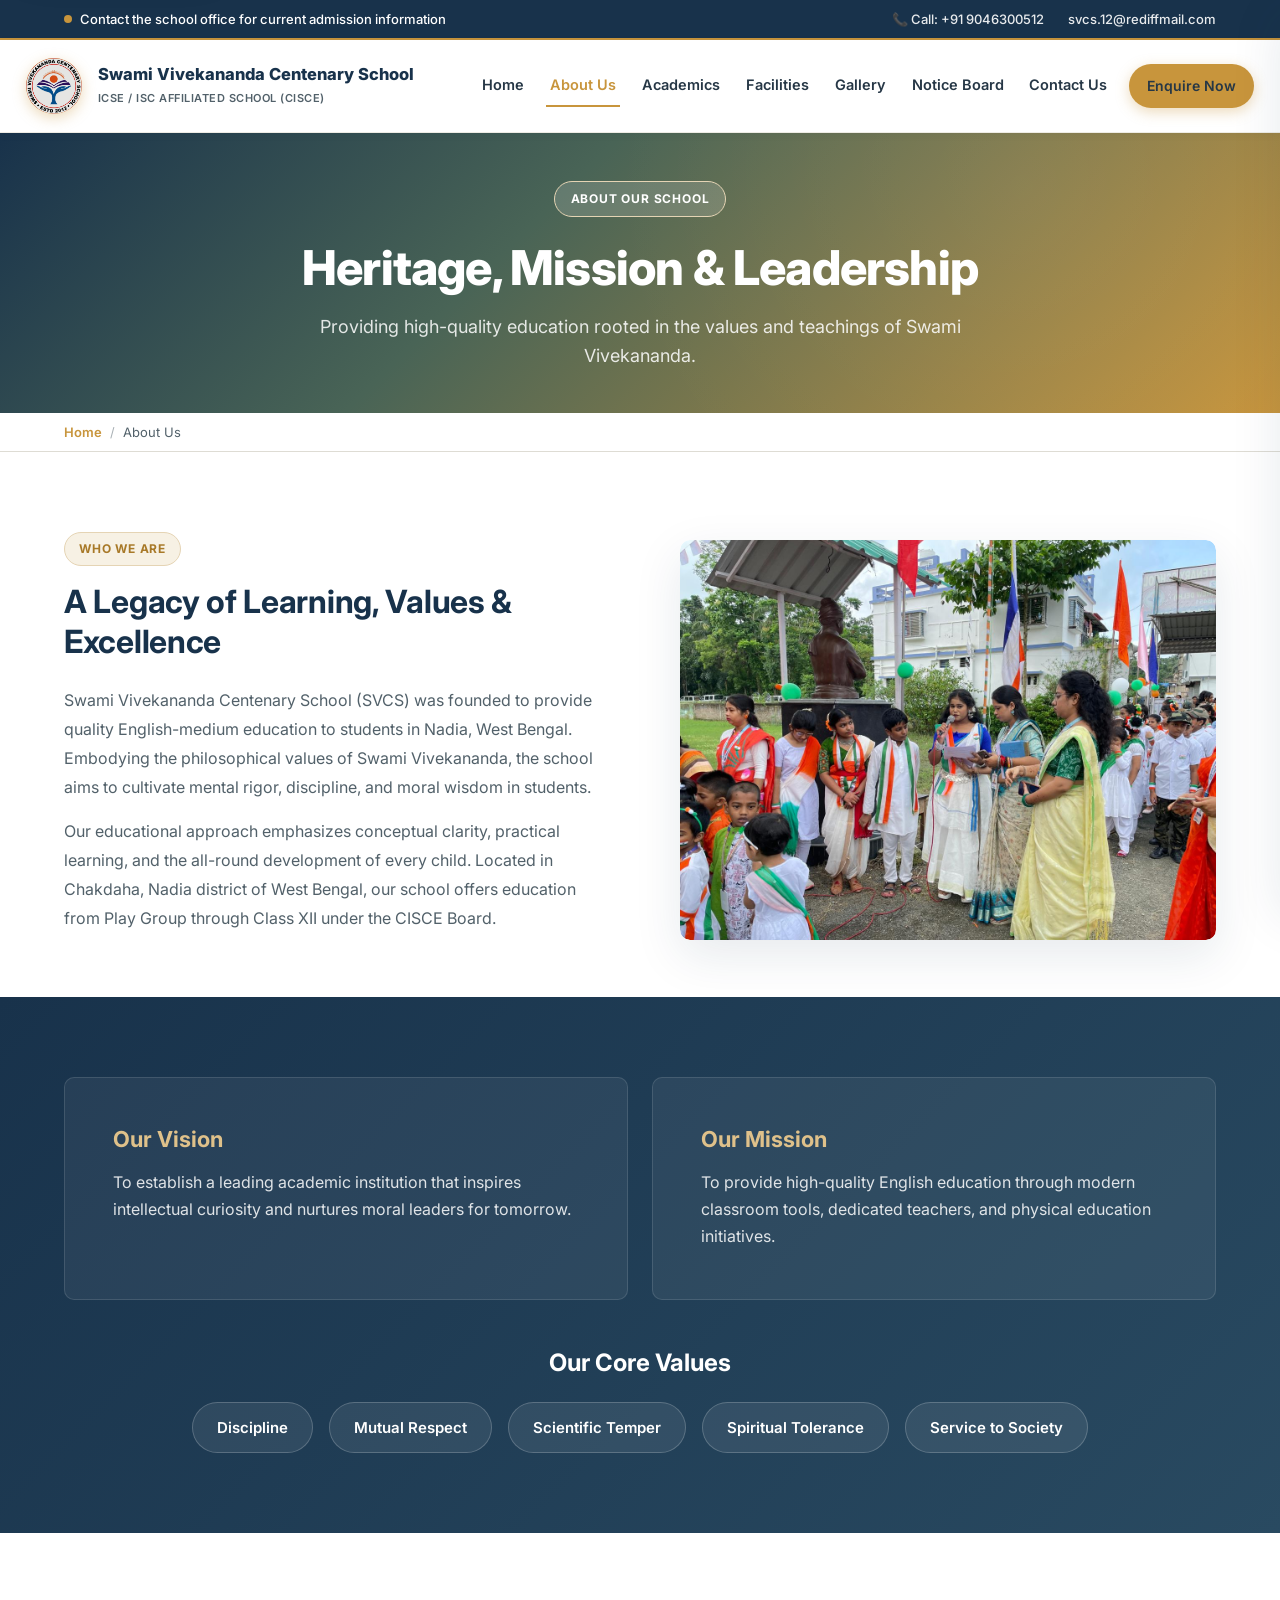
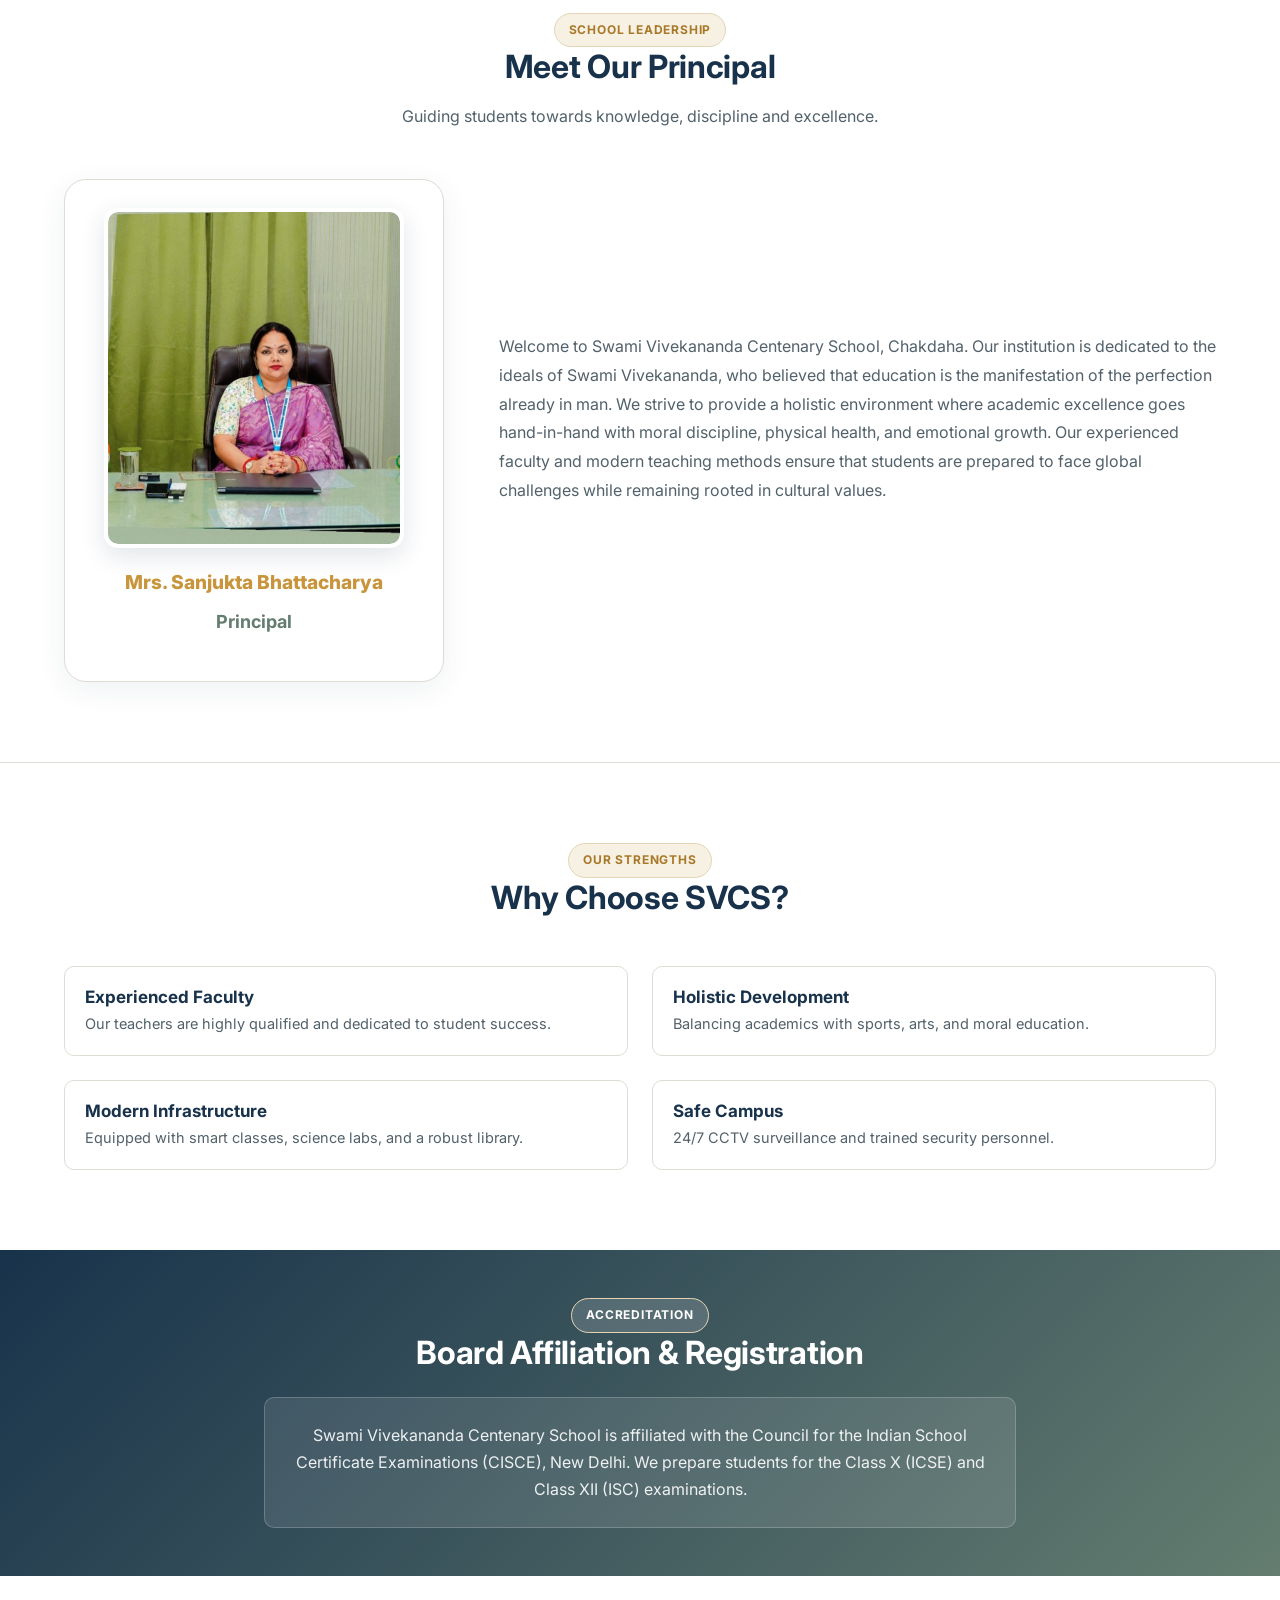
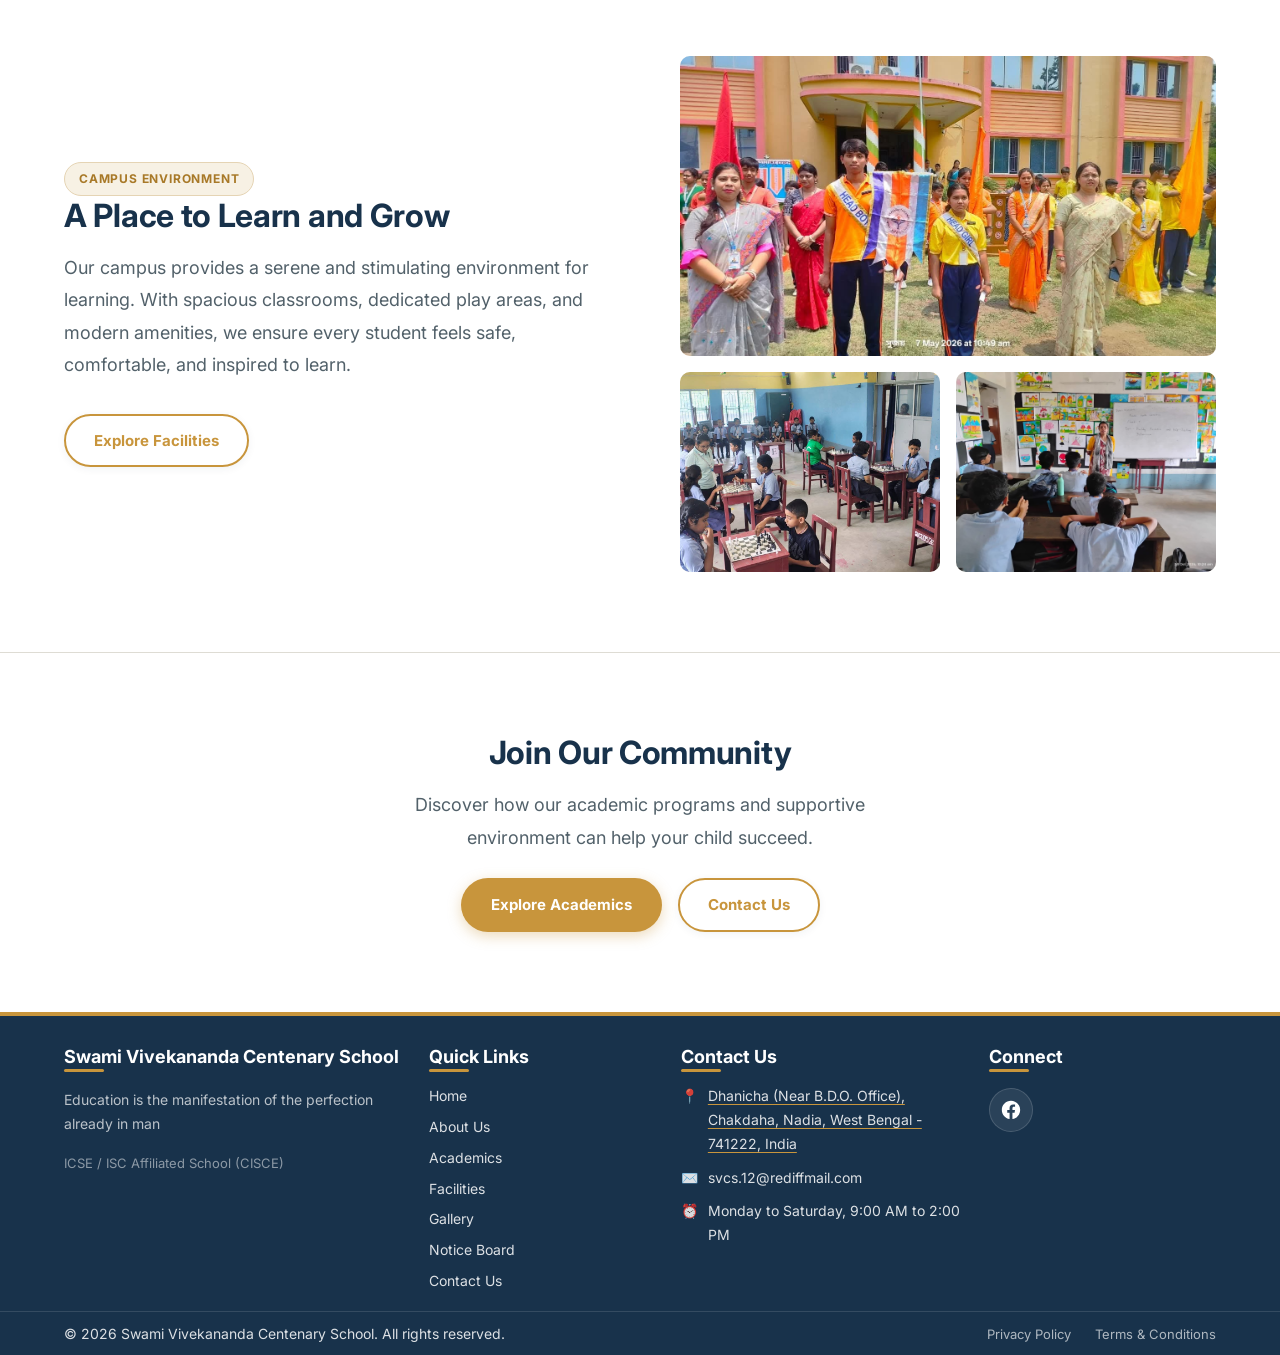
<file: about.html>
<!DOCTYPE html>
<html lang="en">
<head>
  <meta charset="UTF-8" />
  <meta name="viewport" content="width=device-width, initial-scale=1.0" />
  <title>About Us | Swami Vivekananda Centenary School</title>
  <meta name="description" content="Learn about the history, vision, mission, and management structure of Swami Vivekananda Centenary School (SVCS), Chakdaha." />
  
  <!-- Canonical & Open Graph -->
  <link rel="canonical" href="https://svcschakdaha.com/about.html" />
  <meta property="og:title" content="About Us | Swami Vivekananda Centenary School" />
  <meta property="og:description" content="Learn about the history, vision, mission, and management structure of Swami Vivekananda Centenary School (SVCS), Chakdaha." />
  <meta property="og:type" content="website" />
  <meta property="og:url" content="https://svcschakdaha.com/about.html" />
  <link rel="stylesheet" href="css/page-hero.css">
  <!-- CSS Stylesheets -->
  <link rel="stylesheet" href="css/style.css" />
  <link rel="stylesheet" href="css/components.css" />
  <link rel="stylesheet" href="css/about.css" />
  <link rel="stylesheet" href="css/floating-admission.css" />
</head>
<body>

  <!-- Accessible Skip Link -->
  <a href="#mainContent" class="skip-link">Skip to main content</a>

  <!-- ===== TOP BAR ===== -->
  <div class="top-bar">
    <div class="container top-bar-inner">
      <div class="top-bar-notice">
        <span class="indicator"></span>
        <span id="admissionBarText"></span>
      </div>
      <div class="top-bar-links">
        <span id="topBarPhoneList"></span>
        <a class="school-email" href=""></a>
      </div>
    </div>
  </div>

  <!-- ===== HEADER ===== -->
  <header class="header" id="header">
    <div class="container nav-wrap">
      <a class="logo" href="index.html" aria-label="Swami Vivekananda Centenary School - Home">
        <div class="logo-mark">SVCS</div>
        <div class="logo-text">
          <span class="school-name">SVCS</span>
          <small class="school-board"></small>
        </div>
      </a>
      <nav class="nav-menu" aria-label="Main Navigation">
        <a href="index.html">Home</a>
        <a class="active" href="about.html">About Us</a>
        <a href="academics.html">Academics</a>
        <a href="facilities.html">Facilities</a>
        <a href="gallery.html">Gallery</a>
        <a href="notices.html">Notice Board</a>
        <a href="contact.html">Contact Us</a>
        <a class="btn btn-primary" href="contact.html#enquiry" style="padding:0.8rem 1.6rem;font-size:1.4rem;">Enquire Now</a>
      </nav>
      <button class="menu-toggle" id="menuToggle" aria-expanded="false" aria-controls="mobileNavMenu" aria-label="Open Navigation Menu">☰</button>
    </div>
  </header>

  <main class="main-content" id="mainContent">
    
    <!-- ========== 1. INNER PAGE HERO ========== -->
    <section class="about-hero">
      <div class="container">
        <span class="badge" style="background:rgba(255,255,255,0.15);color:#fff;">About Our School</span>
        <h1>Heritage, Mission & Leadership</h1>
        <p>Providing high-quality education rooted in the values and teachings of Swami Vivekananda.</p>
      </div>
    </section>

    <!-- ========== BREADCRUMBS ========== -->
    <nav class="breadcrumbs" aria-label="Breadcrumb">
      <div class="container">
        <a href="index.html">Home</a>
        <span class="separator">/</span>
        <span aria-current="page">About Us</span>
      </div>
    </nav>

    <!-- ========== 2. SCHOOL INTRODUCTION ========== -->
    <section class="section intro-section">
      <div class="container intro-grid">
        <div class="intro-content reveal">
          <span class="badge">Who We Are</span>
          <h2>A Legacy of Learning, Values & Excellence</h2>
          <p id="aboutIntroductionText" class="text-lead"></p>
          <p>Our educational approach emphasizes conceptual clarity, practical learning, and the all-round development of every child. Located in Chakdaha, Nadia district of West Bengal, our school offers education from Play Group through Class XII under the CISCE Board.</p>
        </div>
        <div class="intro-image-wrapper reveal">
          <img
    src="assets/images/about/school-introduction.jpeg"
    alt="Swami Vivekananda Centenary School Campus"
    class="intro-school-image"
    loading="lazy"
  />
        </div>
      </div>
    </section>

    <!-- ========== 3. HISTORY / JOURNEY ========== -->
    <section class="section history-section">
      <div class="container history-container reveal">
        <span class="badge">Our Journey</span>
        <h2>School History & Establishment</h2>
        <div class="history-card">
          <h3 id="aboutEstablishmentHeading" hidden>Established in <span id="aboutEstYear"></span></h3>
          <p id="aboutHistoryText"></p>
        </div>
      </div>
    </section>

    <!-- ========== 4. VISION, MISSION AND VALUES ========== -->
    <section class="section vmv-section">
      <div class="container">
        <div class="vmv-grid">
          <div class="vmv-card reveal">
            <h3>Our Vision</h3>
            <p id="aboutVisionText"></p>
          </div>
          <div class="vmv-card reveal">
            <h3> Our Mission</h3>
            <p id="aboutMissionText"></p>
          </div>
        </div>
        <div class="values-container reveal">
          <h3>Our Core Values</h3>
          <div class="values-list" id="aboutValuesList">
            <!-- Rendered via JS -->
          </div>
        </div>
      </div>
    </section>

    <!-- ========== 5. PRINCIPAL / DIRECTOR ========== -->
    <section class="section about-principal-section" id="principal">
      <div class="container">
        <div class="section-header text-center reveal" style="margin-bottom:var(--space-xl);">
          <span class="badge">School Leadership</span>
          <h2>Meet Our Principal</h2>
          <p>Guiding students towards knowledge, discipline and excellence.</p>
        </div>
        <div class="principal-full-grid">
          <div class="principal-profile reveal">

    <!-- Principal Image -->
    <div class="principal-photo-wrapper">
        <img
            id="aboutPrincipalPhoto"
            class="principal-photo"
            src="assets/images/about/principal.jpeg"
            alt="Principal of Swami Vivekananda Centenary School"
            loading="lazy"
            decoding="async"
        >
    </div>

    <!-- Principal Name -->
    <h3 id="aboutPrincipalName" class="principal-name">
        Principal Name
    </h3>

    <!-- Designation -->
    <p class="designation" id="aboutPrincipalRole">
        Principal
    </p>

    <!-- Qualification -->
    <p class="text-small" id="aboutPrincipalQual"></p>

</div>
          <div class="principal-message-content reveal" id="aboutPrincipalMessage">
            <!-- Rendered via JS -->
          </div>
        </div>
      </div>
    </section>

    <!-- ========== 6. SCHOOL MANAGEMENT / LEADERSHIP ========== -->
    <section class="section management-section">
      <div class="container">
        <div class="section-header text-center reveal">
          <span class="badge">Administration</span>
          <h2>School Management</h2>
        </div>
        <div class="management-grid" id="aboutManagementList">
          <!-- Rendered via JS -->
        </div>
      </div>
    </section>

    <!-- ========== 7. WHY CHOOSE OUR SCHOOL ========== -->
    <section class="section why-choose-section">
      <div class="container">
        <div class="section-header text-center reveal">
          <span class="badge">Our Strengths</span>
          <h2>Why Choose SVCS?</h2>
        </div>
        <div class="why-choose-grid" id="aboutWhyChooseList">
          <!-- Rendered via JS -->
        </div>
      </div>
    </section>

    <!-- ========== 8. AFFILIATION / RECOGNITION ========== -->
    <section class="section affiliation-section">
      <div class="container affiliation-content reveal">
        <span class="badge" style="background:rgba(255,255,255,0.15);color:#fff;">Accreditation</span>
        <h2>Board Affiliation & Registration</h2>
        <div class="affiliation-box">
          <p id="aboutAffiliationText">
            <span class="school-name">Swami Vivekananda Centenary School</span> is affiliated with the Council for the Indian School Certificate Examinations (CISCE), New Delhi. We prepare students for the Class X (ICSE) and Class XII (ISC) examinations.
          </p>
        </div>
      </div>
    </section>

    <!-- ========== 9. CAMPUS OVERVIEW ========== -->
    <section class="section campus-overview-section">
      <div class="container campus-grid">
        <div class="campus-text reveal">
          <span class="badge">Campus Environment</span>
          <h2>A Place to Learn and Grow</h2>
          <p class="text-lead" id="aboutCampusDesc"></p>
          <a class="btn btn-outline" href="facilities.html" style="margin-top:var(--space-md);">Explore Facilities</a>
        </div>
        <div class="campus-images reveal">

  <!-- Main Campus Image -->
  <div class="campus-img large">
    <img
      src="assets/images/gallery/campus_1.jpeg"
      alt="Swami Vivekananda Centenary School Campus"
      loading="lazy"
    >
  </div>

  <!-- Sports Image -->
  <div class="campus-img">
    <img
      src="assets/images/gallery/sports_1.jpeg"
      alt="School Sports Activities"
      loading="lazy"
    >
  </div>

  <!-- Another Campus Image -->
  <div class="campus-img">
    <img
      src="assets/images/gallery/campus_2.jpeg"
      alt="School Campus Environment"
      loading="lazy"
    >
  </div>

</div>
      </div>
    </section>

    <!-- ========== 10. FINAL CTA ========== -->
    <section class="section about-cta-section">
      <div class="container about-cta-content reveal">
        <h2>Join Our Community</h2>
        <p class="text-lead">Discover how our academic programs and supportive environment can help your child succeed.</p>
        <div class="about-cta-actions">
          <a class="btn btn-primary" href="academics.html">Explore Academics</a>
          <a class="btn btn-outline" href="contact.html">Contact Us</a>
        </div>
      </div>
    </section>

  </main>

  <!-- ===== FOOTER ===== -->
  <footer class="footer">
    <div class="container footer-grid">
      <div class="footer-column footer-about">
        <h4 class="school-name">SVCS</h4>
        <p class="school-tagline" style="color:rgba(255,255,255,0.7);"></p>
        <p style="font-size:1.3rem;margin-top:10px;color:rgba(255,255,255,0.5);" class="school-board"></p>
      </div>
      <div class="footer-column footer-links">
        <h4>Quick Links</h4>
        <ul>
          <li><a href="index.html">Home</a></li>
          <li><a href="about.html">About Us</a></li>
          <li><a href="academics.html">Academics</a></li>
          <li><a href="facilities.html">Facilities</a></li>
          <li><a href="gallery.html">Gallery</a></li>
          <li><a href="notices.html">Notice Board</a></li>
          <li><a href="contact.html">Contact Us</a></li>
        </ul>
      </div>
      <div class="footer-column footer-contact">
        <h4>Contact Us</h4>
        <p>📍 <span class="school-address"></span></p>
        <p>✉️ <a class="school-email" href=""></a></p>
        <p>⏰ <span class="school-timings"></span></p>
      </div>
      <div class="footer-column footer-socials-col">
        <h4>Connect</h4>
        <div class="footer-socials">
          <a class="footer-social-icon" id="footerFacebookLink" target="_blank" rel="noopener noreferrer" aria-label="Facebook">F</a>
        </div>
      </div>
    </div>
    <div class="footer-bottom">
      <div class="container footer-bottom-inner">
        <div>&copy; 2026 <span class="school-name">SVCS</span>. All rights reserved.</div>
        <div class="footer-legal-links">
          <a href="javascript:void(0)" onclick="if(window.SVCS_MODAL){window.SVCS_MODAL.open('Privacy Policy', '<p>Swami Vivekananda Centenary School respects the privacy of all students, parents, and visitors. This website is an informational portal and does not collect personal cookies or track user data without consent. Any inquiries sent through email are processed strictly for academic and administrative communication.</p>');}">Privacy Policy</a>
          <a href="javascript:void(0)" onclick="if(window.SVCS_MODAL){window.SVCS_MODAL.open('Terms & Conditions', '<p>All content, notices, syllabus guidelines, and visual assets on this website are the property of Swami Vivekananda Centenary School, Chakdaha. Information provided is subject to periodic updates by the school administration under CISCE board guidelines.</p>');}">Terms & Conditions</a>
        </div>
      </div>
    </div>
  </footer>

  <!-- ===== MOBILE NAV ===== -->
  <div class="mobile-nav-overlay" id="mobileNavOverlay" aria-hidden="true"></div>
  <div class="mobile-nav-menu" id="mobileNavMenu" role="dialog" aria-modal="true" aria-label="Mobile Navigation">
    <div class="mobile-nav-header">
      <strong style="font-size:1.6rem;color:var(--primary);">SVCS</strong>
      <button class="modal-close" id="mobileNavClose" aria-label="Close Navigation">✕</button>
    </div>
    <div class="mobile-nav-links">
      <a href="index.html">Home</a>
      <a class="active" href="about.html">About Us</a>
      <a href="academics.html">Academics</a>
      <a href="facilities.html">Facilities</a>
      <a href="gallery.html">Gallery</a>
      <a href="notices.html">Notice Board</a>
      <a href="contact.html">Contact Us</a>
      <a class="btn btn-primary" href="contact.html#enquiry" style="margin-top:var(--space-md);width:100%;">Enquire Now</a>
    </div>
    <div class="mobile-nav-footer">
      <p class="school-board"></p>
    </div>
  </div>

  <a href="#header" class="back-to-top" id="backToTop" aria-label="Back to Top">↑</a>

  <script src="js/data/school.js"></script>
  <script src="js/data/about.js"></script>
  <script src="js/data/academics.js"></script>
  <script src="js/data/facilities.js"></script>
  <script src="js/data/achievements.js"></script>
  <script src="js/data/faculty.js"></script>
  <script src="js/data/notices.js"></script>
  <script src="js/data/events.js"></script>
  <script src="js/data/gallery.js"></script>
  <script src="js/data/recruitment.js"></script>
  <script src="js/data/testimonials.js"></script>
  <script src="js/script.js"></script>
</body>
</html>
</file>
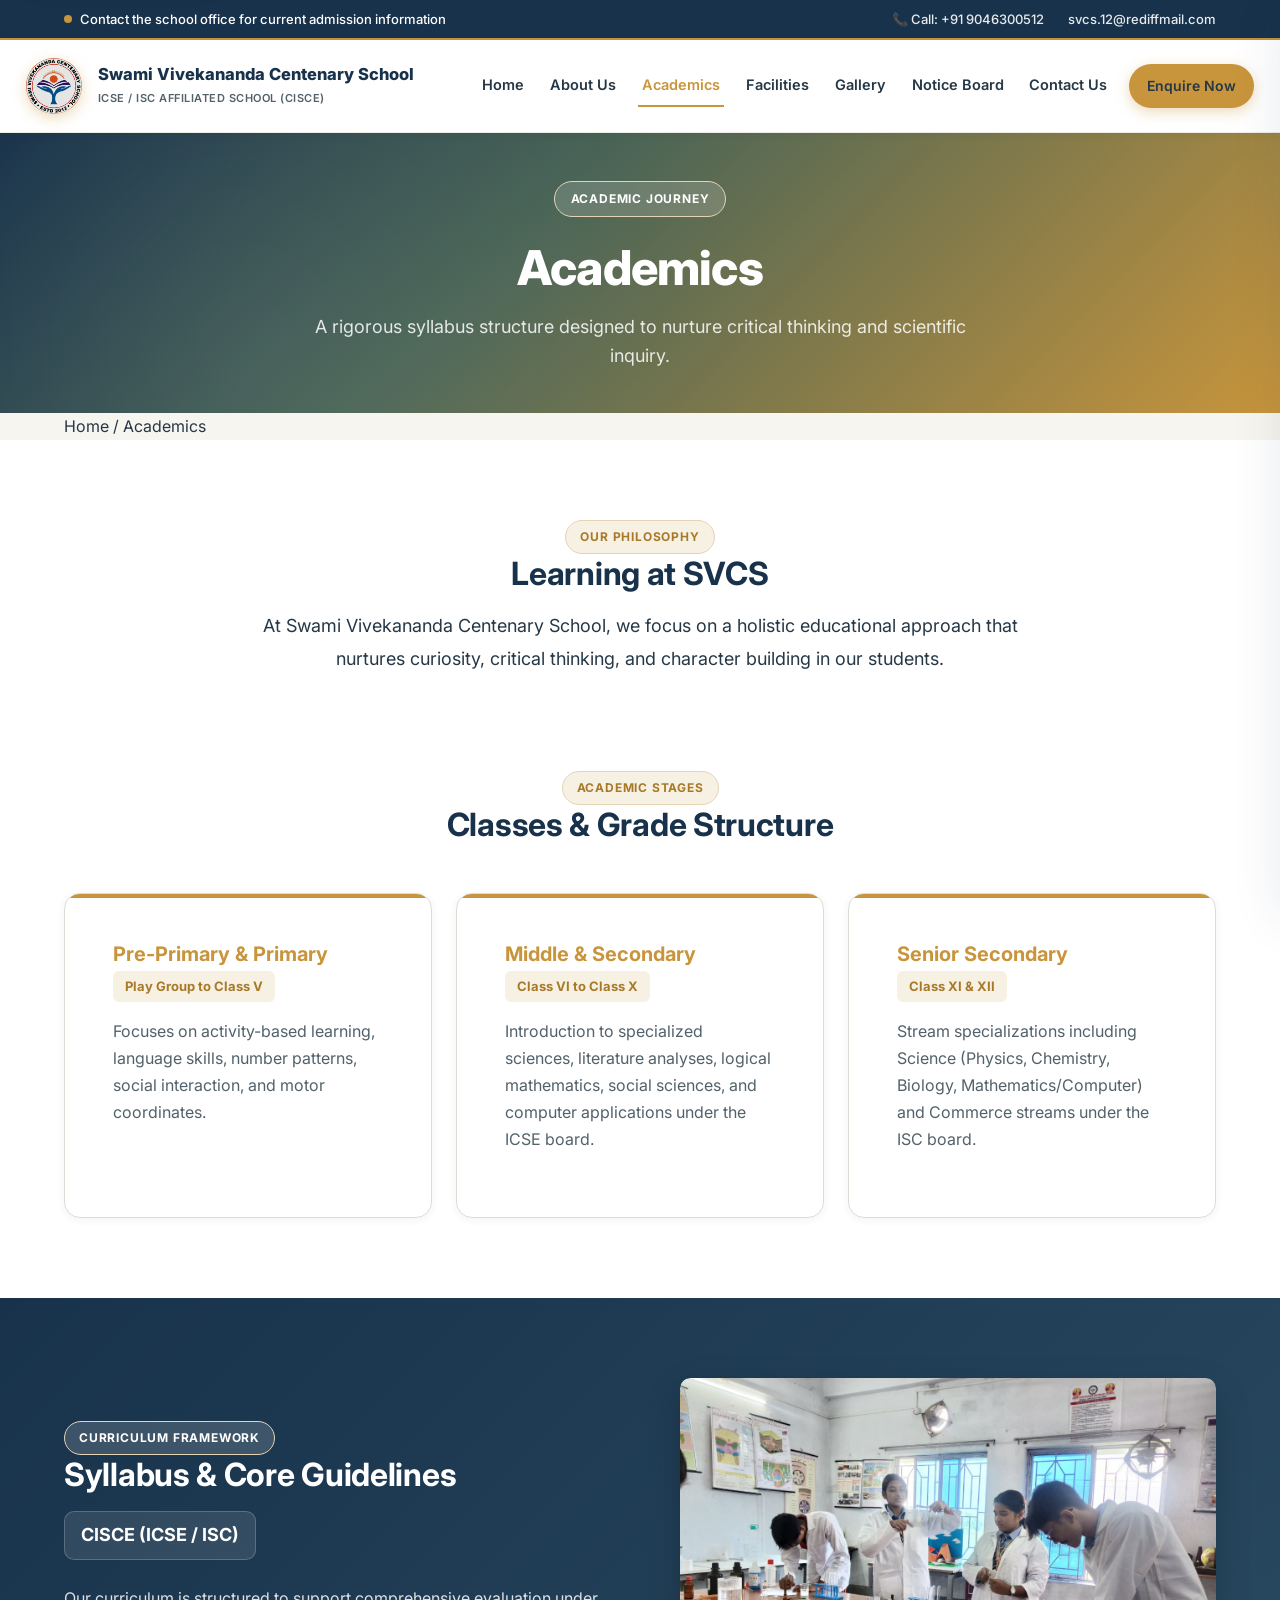
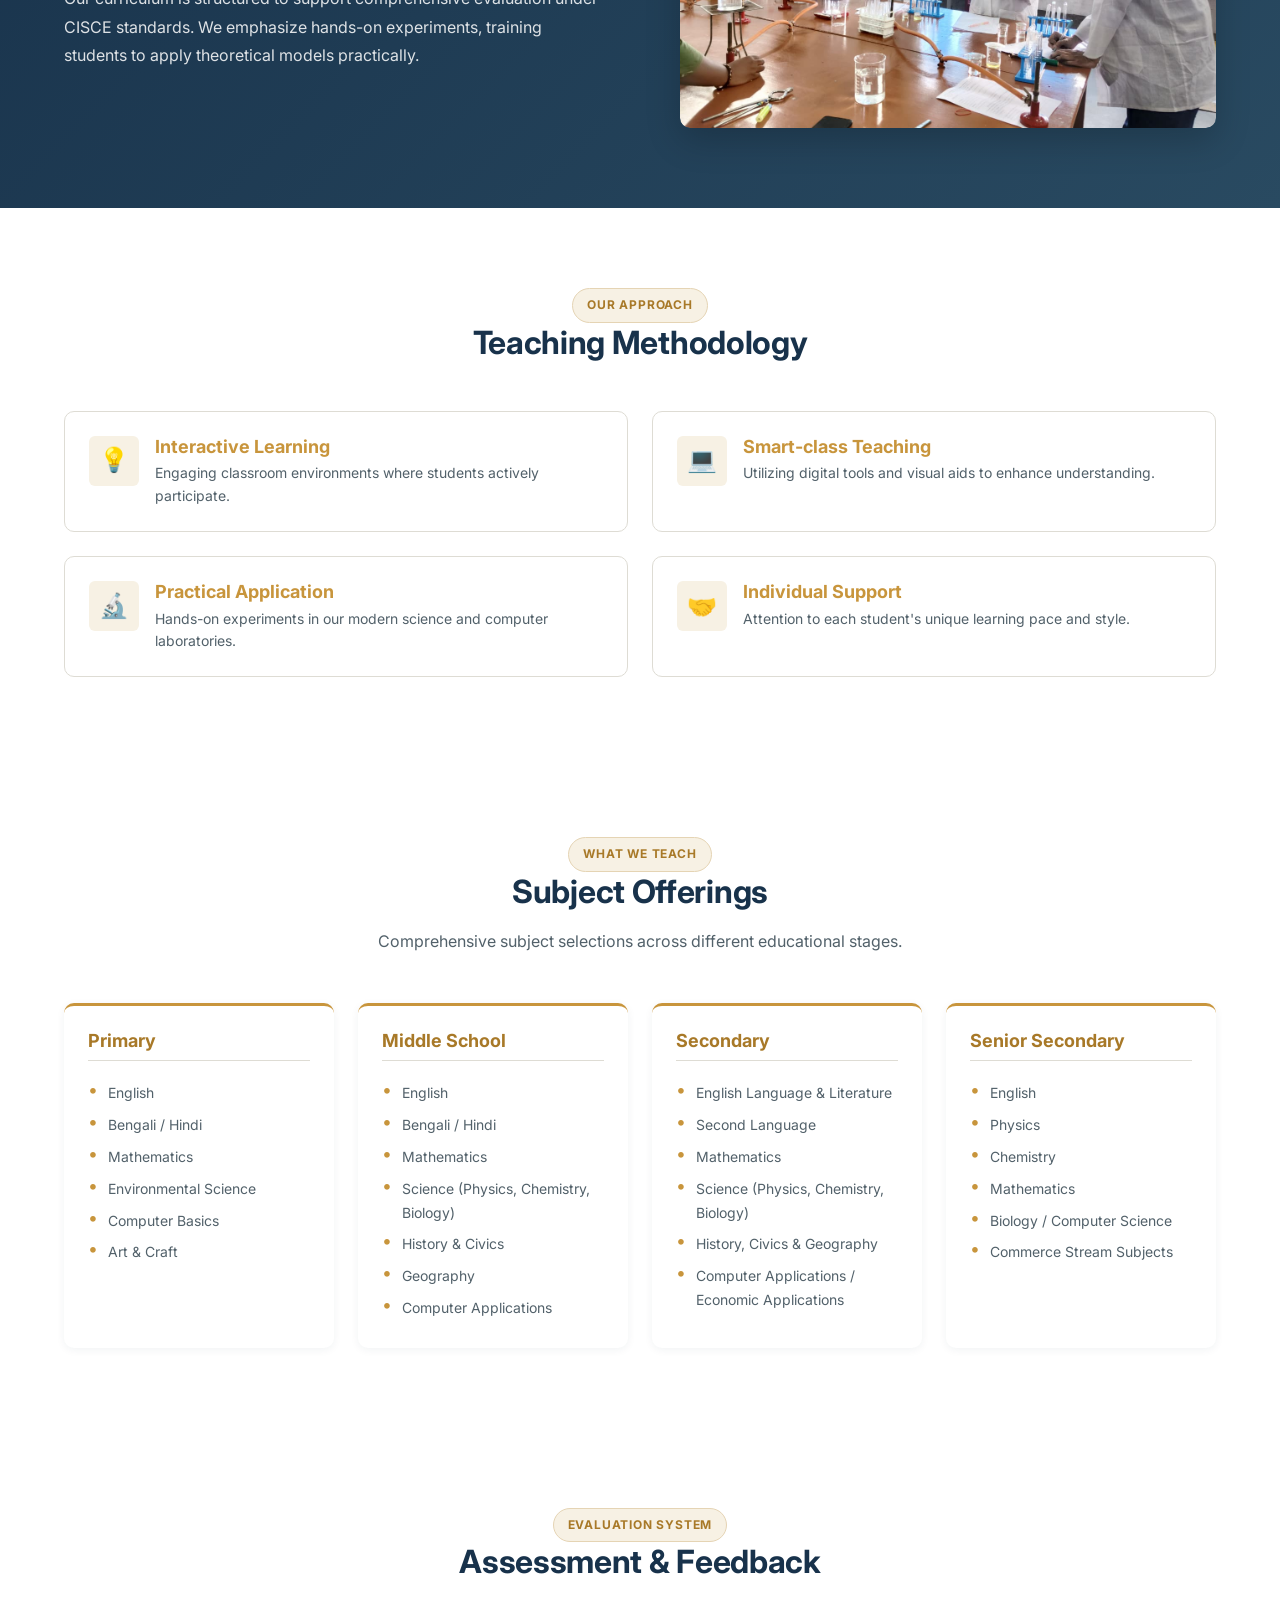
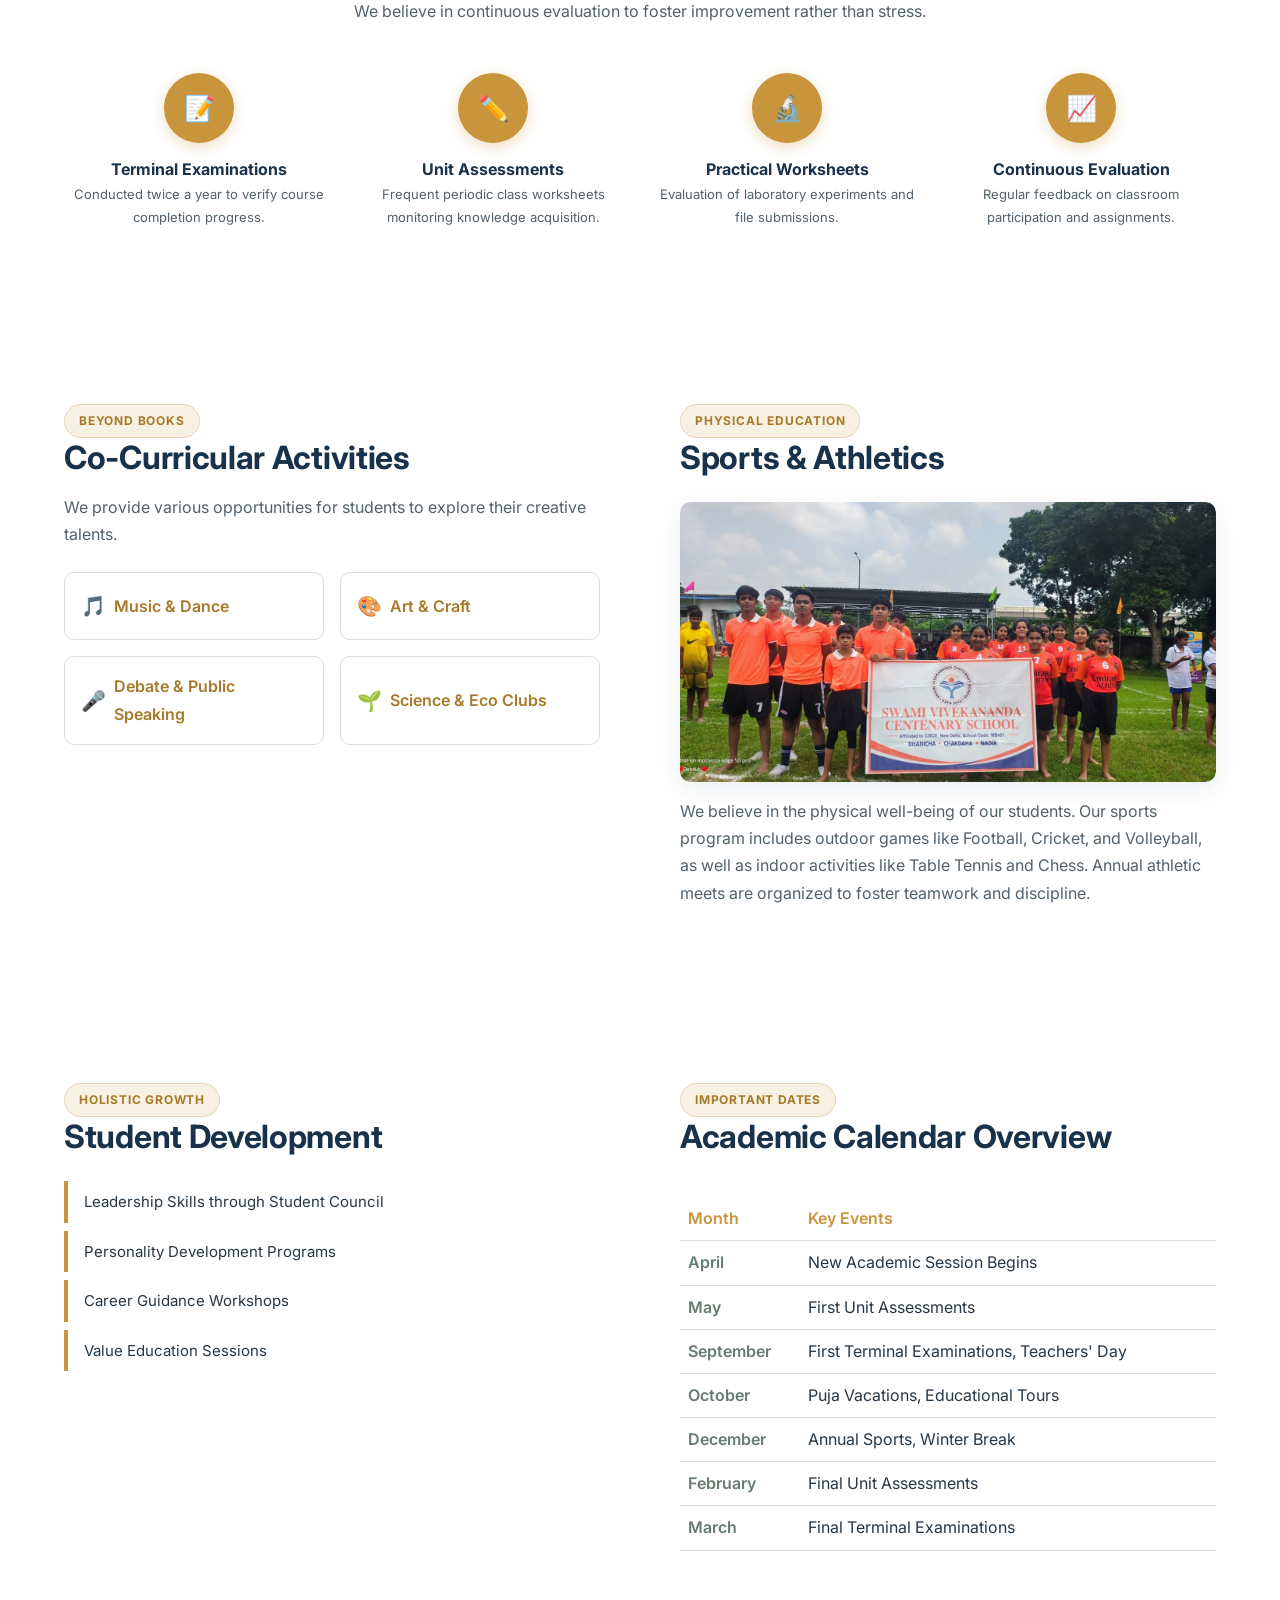
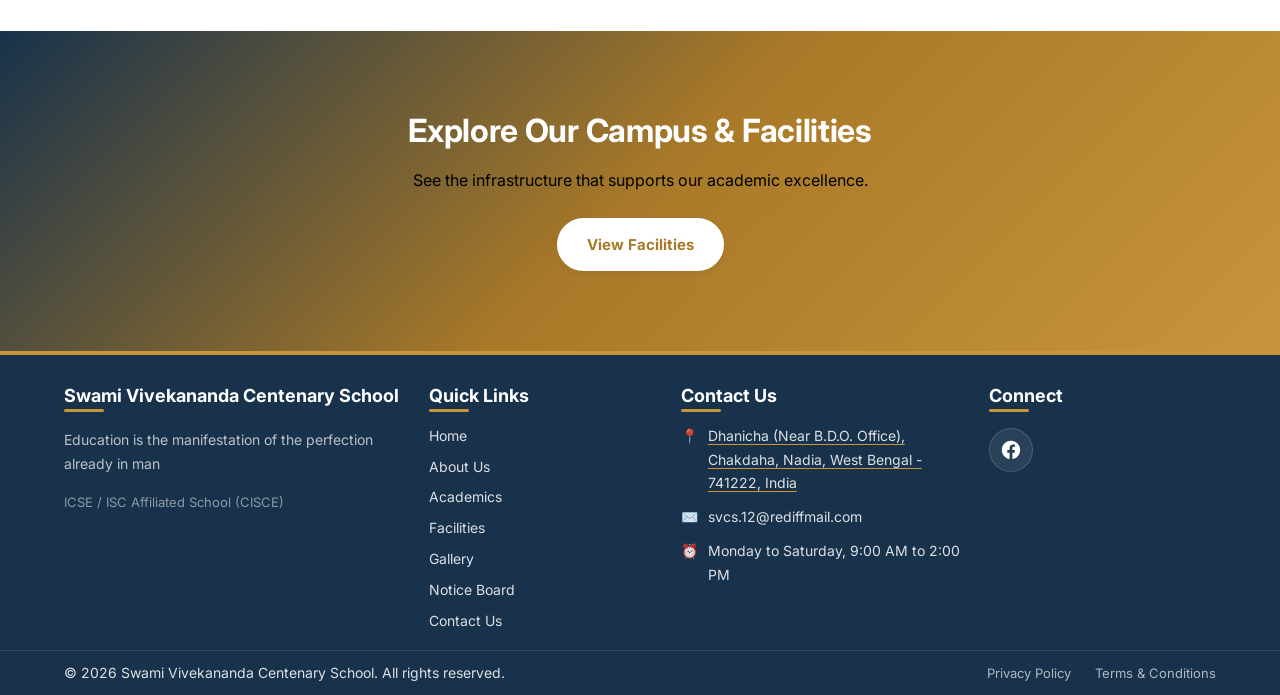
<file: academics.html>
<!DOCTYPE html>
<html lang="en">
<head>
  <meta charset="UTF-8" />
  <meta name="viewport" content="width=device-width, initial-scale=1.0" />
  <title>Academics | Swami Vivekananda Centenary School</title>
  <meta name="description" content="Explore the curriculum, teaching methodology, subjects, and faculty at Swami Vivekananda Centenary School, Chakdaha." />
  
  <!-- Canonical & Open Graph -->
  <link rel="canonical" href="https://svcschakdaha.com/academics.html" />
  <meta property="og:title" content="Academics | Swami Vivekananda Centenary School" />
  <meta property="og:description" content="Explore the curriculum, teaching methodology, subjects, and faculty at Swami Vivekananda Centenary School, Chakdaha." />
  <meta property="og:type" content="website" />
  <meta property="og:url" content="https://svcschakdaha.com/academics.html" />
  <link rel="stylesheet" href="css/page-hero.css">
  <!-- CSS Stylesheets -->
  <link rel="stylesheet" href="css/style.css" />
  <link rel="stylesheet" href="css/components.css" />
  <link rel="stylesheet" href="css/academics.css" />
  <link rel="stylesheet" href="css/floating-admission.css" />
</head>
<body>

  <!-- Accessible Skip Link -->
  <a href="#mainContent" class="skip-link">Skip to main content</a>

  <!-- ===== TOP BAR ===== -->
  <div class="top-bar">
    <div class="container top-bar-inner">
      <div class="top-bar-notice">
        <span class="indicator"></span>
        <span id="admissionBarText"></span>
      </div>
      <div class="top-bar-links">
        <span id="topBarPhoneList"></span>
        <a class="school-email" href=""></a>
      </div>
    </div>
  </div>

  <!-- ===== HEADER ===== -->
  <header class="header" id="header">
    <div class="container nav-wrap">
      <a class="logo" href="index.html" aria-label="Swami Vivekananda Centenary School - Home">
        <div class="logo-mark">SVCS</div>
        <div class="logo-text">
          <span class="school-name">SVCS</span>
          <small class="school-board"></small>
        </div>
      </a>
      <nav class="nav-menu" aria-label="Main Navigation">
        <a href="index.html">Home</a>
        <a href="about.html">About Us</a>
        <a class="active" href="academics.html">Academics</a>
        <a href="facilities.html">Facilities</a>
        <a href="gallery.html">Gallery</a>
        <a href="notices.html">Notice Board</a>
        <a href="contact.html">Contact Us</a>
        <a class="btn btn-primary" href="contact.html#enquiry" style="padding:0.8rem 1.6rem;font-size:1.4rem;">Enquire Now</a>
      </nav>
      <button class="menu-toggle" id="menuToggle" aria-expanded="false" aria-controls="mobileNavMenu" aria-label="Open Navigation Menu">☰</button>
    </div>
  </header>

  <main class="main-content" id="mainContent">

    <!-- ========== 1. ACADEMICS HERO ========== -->
    <section class="academics-hero">
      <div class="container">
        <span class="badge" style="background:rgba(255,255,255,0.15);color:#fff;">Academic Journey</span>
        <h1>Academics</h1>
        <p>A rigorous syllabus structure designed to nurture critical thinking and scientific inquiry.</p>
      </div>
    </section>

    <!-- ========== BREADCRUMBS ========== -->
    <nav class="breadcrumb" aria-label="Breadcrumb">
    <div class="container">
        <a href="index.html">Home</a>
        <span class="breadcrumb-separator">/</span>
        <span aria-current="page">Academics</span>
    </div>
</nav>

    <!-- ========== 2. ACADEMIC OVERVIEW ========== -->
    <section class="academic-overview reveal">
      <div class="container">
        <span class="badge">Our Philosophy</span>
        <h2>Learning at SVCS</h2>
        <p class="overview-text" id="acadOverview"></p>
      </div>
    </section>

    <!-- ========== 3. GRADE STRUCTURE ========== -->
    <section class="grade-structure reveal">
      <div class="container">
        <div class="section-header text-center">
          <span class="badge">Academic Stages</span>
          <h2>Classes & Grade Structure</h2>
        </div>
        <div class="grade-grid" id="acadGradeGrid">
          <!-- Populated dynamically via JS -->
        </div>
      </div>
    </section>

    <!-- ========== 4. CURRICULUM ========== -->
    <section class="curriculum-section reveal">
      <div class="container curriculum-grid">
        <div class="curriculum-content">
          <span class="badge" style="background:rgba(255,255,255,0.15);color:#fff;">Curriculum Framework</span>
          <h2>Syllabus & Core Guidelines</h2>
          <div class="board-badge">
             <span id="acadBoard">CISCE (ICSE / ISC)</span>
          </div>
          <p id="acadCurriculumDesc"></p>
        </div>
        <div class="curriculum-image">

  <img
    src="assets/images/gallery/academy_campus_3.jpeg"
    alt="Teacher conducting a lesson in a smart classroom"
    loading="lazy"
  >

</div>
      </div>
    </section>

    <!-- ========== 5. TEACHING METHODOLOGY ========== -->
    <section class="methodology-section reveal">
      <div class="container">
        <div class="section-header text-center">
          <span class="badge">Our Approach</span>
          <h2>Teaching Methodology</h2>
        </div>
        <div class="methodology-grid" id="acadMethodGrid">
          <!-- Populated dynamically via JS -->
        </div>
      </div>
    </section>

    <!-- ========== 6. SUBJECTS ========== -->
    <section class="subjects-section reveal">
      <div class="container">
        <div class="section-header text-center">
          <span class="badge">What We Teach</span>
          <h2>Subject Offerings</h2>
          <p>Comprehensive subject selections across different educational stages.</p>
        </div>
        <div class="subjects-grid" id="acadSubjectsGrid">
          <!-- Populated dynamically via JS -->
        </div>
      </div>
    </section>

    <!-- ========== 7. ASSESSMENT & EVALUATION ========== -->
    <section class="assessment-section reveal">
      <div class="container">
        <div class="section-header text-center">
          <span class="badge">Evaluation System</span>
          <h2>Assessment & Feedback</h2>
          <p>We believe in continuous evaluation to foster improvement rather than stress.</p>
        </div>
        <div class="assessment-timeline" id="acadAssessmentTimeline">
          <!-- Populated dynamically via JS -->
        </div>
      </div>
    </section>

    <!-- ========== 8 & 9. CO-CURRICULAR & SPORTS ========== -->
    <section class="activities-section reveal">
      <div class="container activities-grid">
        <!-- Co-Curricular -->
        <div>
          <span class="badge">Beyond Books</span>
          <h2>Co-Curricular Activities</h2>
          <p>We provide various opportunities for students to explore their creative talents.</p>
          <div class="activities-list" id="acadCoCurricularList">
            <!-- Populated dynamically via JS -->
          </div>
        </div>
        <!-- Sports -->
<div>
  <span class="badge">Physical Education</span>
  <h2>Sports & Athletics</h2>

  <div class="sports-content">

    <!-- Sports Image -->
    <div class="sports-image">
      <img
        src="assets/images/gallery/sportsfootball_1.jpeg"
        alt="Students participating in school sports activities"
        loading="lazy"
      >
    </div>

    <!-- Sports Description -->
    <p id="acadSportsDesc"></p>

  </div>
</div>
      </div>
    </section>

    <!-- ========== 10 & 11. STUDENT DEV & CALENDAR ========== -->
    <section class="dev-cal-section reveal">
      <div class="container dev-cal-grid">
        <div>
          <span class="badge">Holistic Growth</span>
          <h2>Student Development</h2>
          <ul class="dev-list" id="acadDevList">
            <!-- Populated dynamically via JS -->
          </ul>
        </div>
        <div>
          <span class="badge">Important Dates</span>
          <h2>Academic Calendar Overview</h2>
          <div style="overflow-x:auto;">
            <table class="calendar-table">
              <thead>
                <tr>
                  <th>Month</th>
                  <th>Key Events</th>
                </tr>
              </thead>
              <tbody id="acadCalendarTbody">
                <!-- Populated dynamically via JS -->
              </tbody>
            </table>
          </div>
        </div>
      </div>
    </section>

    <!-- ========== 12. FACULTY ========== -->
    <section class="faculty-section reveal">
      <div class="container">
        <div class="section-header text-center">
          <span class="badge">Our Educators</span>
          <h2>Faculty Directory</h2>
          <p>A team of dedicated, trained educators committing to high educational values and student care.</p>
        </div>
        <div class="faculty-grid" id="facultyDirectoryContainer">
          <!-- Populated dynamically via JS -->
        </div>
      </div>
    </section>

    <!-- ========== 13. FINAL CTA ========== -->
    <section class="academics-cta reveal">
      <div class="container">
        <h2>Explore Our Campus & Facilities</h2>
        <p style="font-size:1.6rem; color:black; margin-bottom:var(--space-lg);">See the infrastructure that supports our academic excellence.</p>
        <a href="facilities.html" class="btn btn-outline" style="background:#fff; color:var(--primary-dark); border-color:#fff;">View Facilities</a>
      </div>
    </section>

  </main>

  <!-- ===== FOOTER ===== -->
  <footer class="footer">
    <div class="container footer-grid">
      <div class="footer-column footer-about">
        <h4 class="school-name">SVCS</h4>
        <p class="school-tagline" style="color:rgba(255,255,255,0.7);"></p>
        <p style="font-size:1.3rem;margin-top:10px;color:rgba(255,255,255,0.5);" class="school-board"></p>
      </div>
      <div class="footer-column footer-links">
        <h4>Quick Links</h4>
        <ul>
          <li><a href="index.html">Home</a></li>
          <li><a href="about.html">About Us</a></li>
          <li><a href="academics.html">Academics</a></li>
          <li><a href="facilities.html">Facilities</a></li>
          <li><a href="gallery.html">Gallery</a></li>
          <li><a href="notices.html">Notice Board</a></li>
          <li><a href="contact.html">Contact Us</a></li>
        </ul>
      </div>
      <div class="footer-column footer-contact">
        <h4>Contact Us</h4>
        <p>📍 <span class="school-address"></span></p>
        <p>✉️ <a class="school-email" href=""></a></p>
        <p>⏰ <span class="school-timings"></span></p>
      </div>
      <div class="footer-column footer-socials-col">
        <h4>Connect</h4>
        <div class="footer-socials">
          <a class="footer-social-icon" id="footerFacebookLink" target="_blank" rel="noopener noreferrer" aria-label="Facebook">F</a>
        </div>
      </div>
    </div>
    <div class="footer-bottom">
      <div class="container footer-bottom-inner">
        <div>&copy; 2026 <span class="school-name">SVCS</span>. All rights reserved.</div>
        <div class="footer-legal-links">
          <a href="javascript:void(0)" onclick="if(window.SVCS_MODAL){window.SVCS_MODAL.open('Privacy Policy', '<p>Swami Vivekananda Centenary School respects the privacy of all students, parents, and visitors. This website is an informational portal and does not collect personal cookies or track user data without consent. Any inquiries sent through email are processed strictly for academic and administrative communication.</p>');}">Privacy Policy</a>
          <a href="javascript:void(0)" onclick="if(window.SVCS_MODAL){window.SVCS_MODAL.open('Terms & Conditions', '<p>All content, notices, syllabus guidelines, and visual assets on this website are the property of Swami Vivekananda Centenary School, Chakdaha. Information provided is subject to periodic updates by the school administration under CISCE board guidelines.</p>');}">Terms & Conditions</a>
        </div>
      </div>
    </div>
  </footer>

  <!-- ===== MOBILE NAV ===== -->
  <div class="mobile-nav-overlay" id="mobileNavOverlay" aria-hidden="true"></div>
  <div class="mobile-nav-menu" id="mobileNavMenu" role="dialog" aria-modal="true" aria-label="Mobile Navigation">
    <div class="mobile-nav-header">
      <strong style="font-size:1.6rem;color:var(--primary);">SVCS</strong>
      <button class="modal-close" id="mobileNavClose" aria-label="Close Navigation">✕</button>
    </div>
    <div class="mobile-nav-links">
      <a href="index.html">Home</a>
      <a href="about.html">About Us</a>
      <a class="active" href="academics.html">Academics</a>
      <a href="facilities.html">Facilities</a>
      <a href="gallery.html">Gallery</a>
      <a href="notices.html">Notice Board</a>
      <a href="contact.html">Contact Us</a>
      <a class="btn btn-primary" href="contact.html#enquiry" style="margin-top:var(--space-md);width:100%;">Enquire Now</a>
    </div>
    <div class="mobile-nav-footer">
      <p class="school-board"></p>
    </div>
  </div>

  <a href="#header" class="back-to-top" id="backToTop" aria-label="Back to Top">↑</a>

  <script src="js/data/school.js"></script>
  <script src="js/data/about.js"></script>
  <script src="js/data/academics.js"></script>
  <script src="js/data/facilities.js"></script>
  <script src="js/data/achievements.js"></script>
  <script src="js/data/faculty.js"></script>
  <script src="js/data/notices.js"></script>
  <script src="js/data/events.js"></script>
  <script src="js/data/gallery.js"></script>
  <script src="js/data/recruitment.js"></script>
  <script src="js/data/testimonials.js"></script>
  <script src="js/script.js"></script>
</body>
</html>
</file>
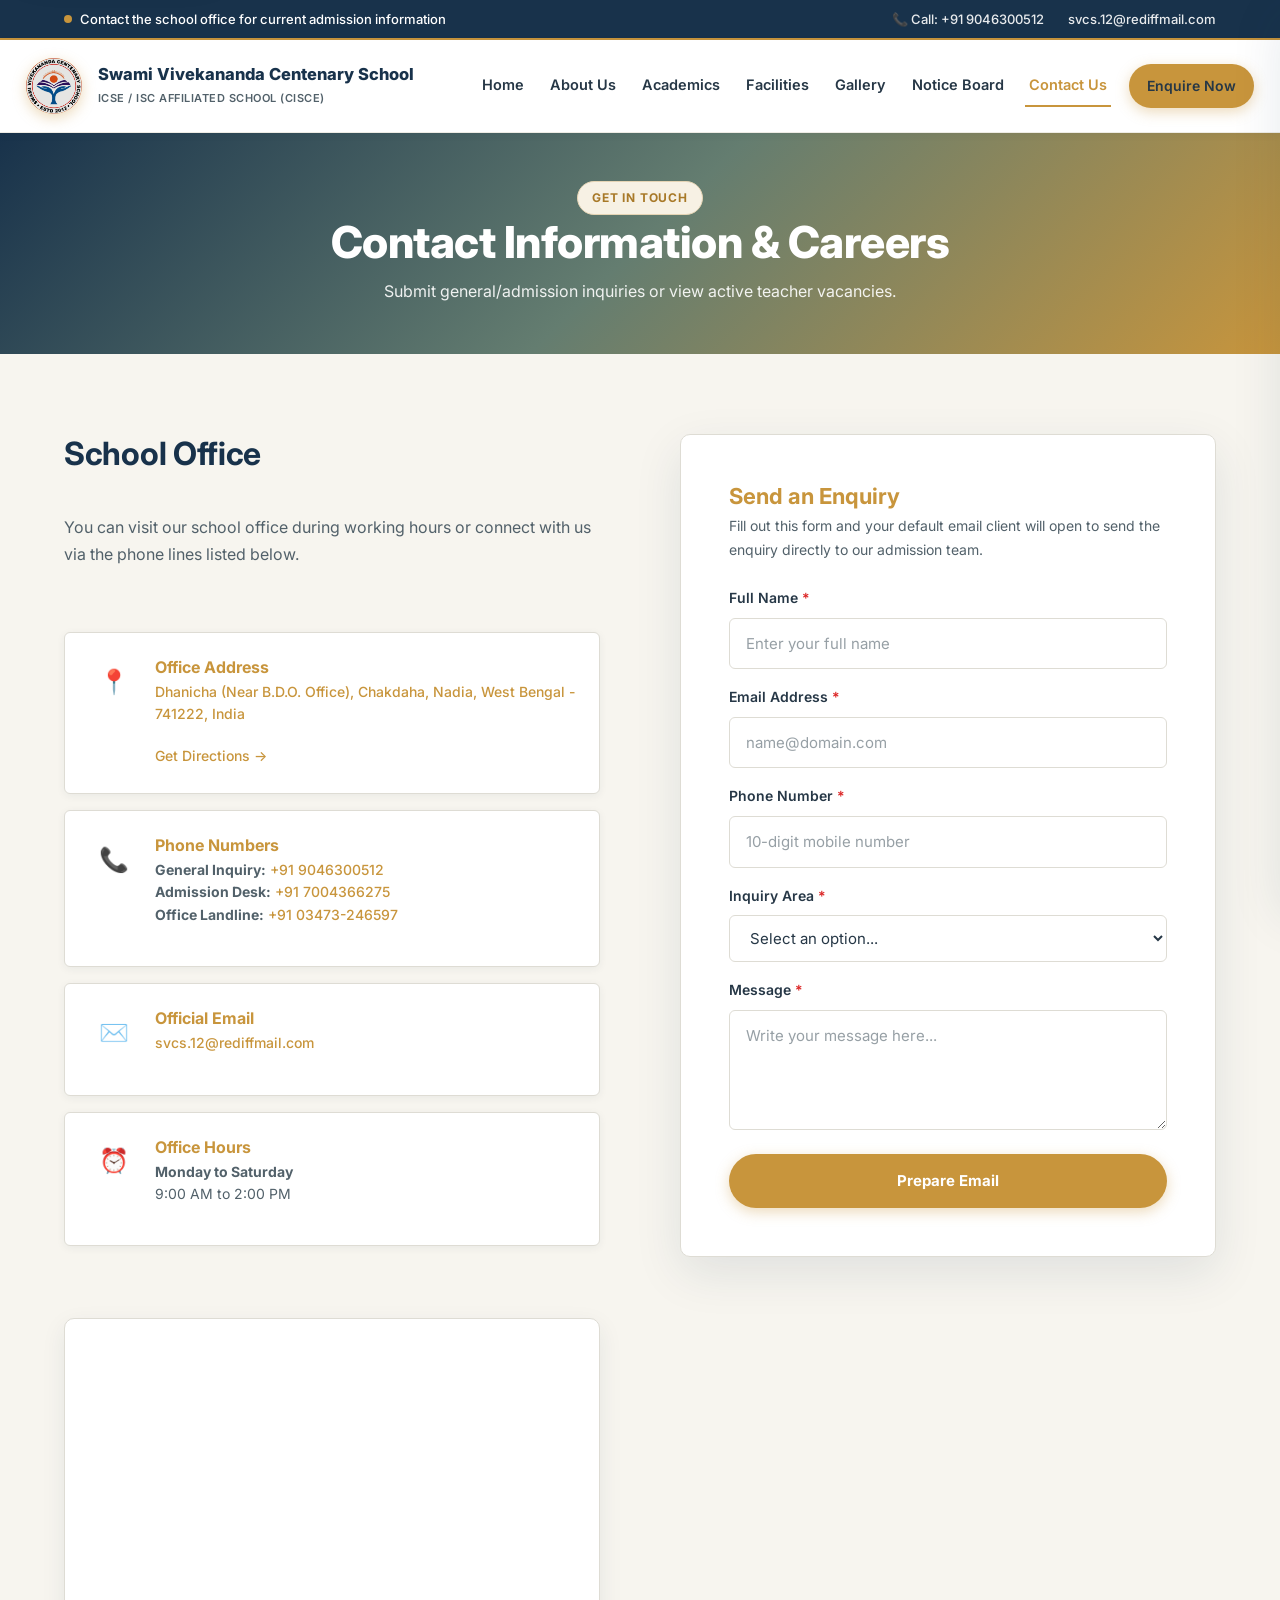
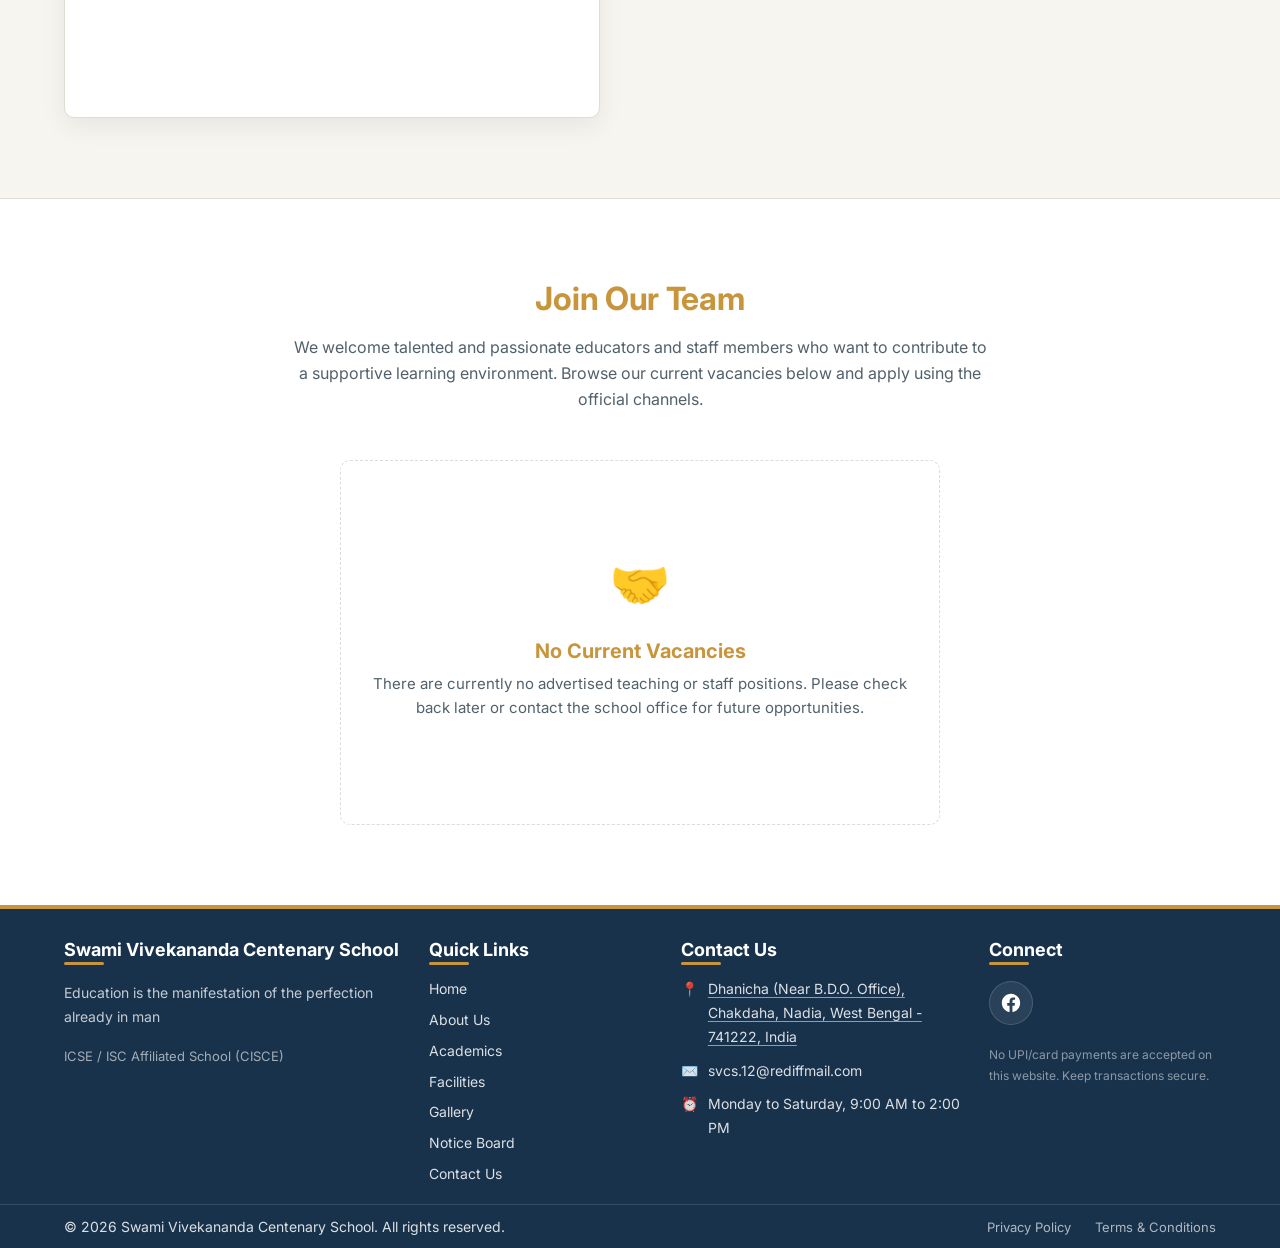
<file: contact.html>
<!DOCTYPE html>
<html lang="en">
<head>
  <meta charset="UTF-8" />
  <meta name="viewport" content="width=device-width, initial-scale=1.0" />
  <title>Contact Us & Careers | Swami Vivekananda Centenary School</title>
  <meta name="description" content="Get in touch with Swami Vivekananda Centenary School (SVCS), Chakdaha. Send enquiry forms, map directions, and inspect job vacancies." />
  
  <!-- Canonical & Open Graph -->
  <link rel="canonical" href="https://svcschakdaha.com/contact.html" />
  <meta property="og:title" content="Contact Us & Careers | Swami Vivekananda Centenary School" />
  <meta property="og:description" content="Get in touch with Swami Vivekananda Centenary School (SVCS), Chakdaha. Send enquiry forms, map directions, and inspect job vacancies." />
  <meta property="og:type" content="website" />
  <meta property="og:url" content="https://svcschakdaha.com/contact.html" />

  <!-- CSS Stylesheets -->
  <link rel="stylesheet" href="css/style.css" />
  <link rel="stylesheet" href="css/components.css" />
  <link rel="stylesheet" href="css/contact.css" />
  <link rel="stylesheet" href="css/floating-admission.css" />
</head>
<body>

  <!-- Accessible Skip Link -->
  <a href="#mainContent" class="skip-link">Skip to main content</a>

  <!-- ==========================================================================
       TOP BAR (ANNOUNCEMENTS & CONTACT QUICK LINKS)
       ========================================================================== -->
  <div class="top-bar">
    <div class="container top-bar-inner">
      <div class="top-bar-notice">
        <span class="indicator"></span>
        <span id="admissionBarText"></span>
      </div>
      <div class="top-bar-links">
        <span id="topBarPhoneList"></span>
        <a class="school-email" href=""></a>
      </div>
    </div>
  </div>

  <!-- ==========================================================================
       HEADER & NAVIGATION MENU
       ========================================================================== -->
  <header class="header" id="header">
    <div class="container nav-wrap">
      <a class="logo" href="index.html">
        <div class="logo-mark">SVCS</div>
        <div class="logo-text">
          <span class="school-name"></span>
          <small class="school-board"></small>
        </div>
      </a>

      <!-- Desktop Navigation Menu -->
      <nav class="nav-menu" aria-label="Main Navigation">
        <a href="index.html">Home</a>
        <a href="about.html">About Us</a>
        <a href="academics.html">Academics</a>
        <a href="facilities.html">Facilities</a>
        <a href="gallery.html">Gallery</a>
        <a href="notices.html">Notice Board</a>
        <a class="active" href="contact.html">Contact Us</a>
        <a class="btn btn-primary" href="contact.html#enquiry" style="padding: 0.8rem 1.6rem; font-size: 1.4rem;">Enquire Now</a>
      </nav>

      <!-- Hamburger toggle button for Mobile -->
      <button class="menu-toggle" id="menuToggle" aria-expanded="false" aria-controls="mobileNavMenu" aria-label="Open Navigation Menu">
        ☰
      </button>
    </div>
  </header>

  <!-- ==========================================================================
       MAIN CONTENT WRAPPER
       ========================================================================== -->
  <main class="main-content" id="mainContent">

    <!-- Page Hero Banner -->
    <section class="section page-hero">
      <div class="container">
        <span class="badge">Get In Touch</span>
        <h1>Contact Information & Careers</h1>
        <p>Submit general/admission inquiries or view active teacher vacancies.</p>
      </div>
    </section>

    <!-- Contact details, Maps and Enquiry Form section -->
    <section class="section" id="enquiry">
      <div class="container contact-container reveal">
        
        <!-- Contact Address & Map Details -->
        <div class="contact-info-section">
          <h2>School Office</h2>
          <p>You can visit our school office during working hours or connect with us via the phone lines listed below.</p>
          
          <div class="contact-info-grid">
            <div class="contact-info-card">
              <div class="contact-info-icon">📍</div>
              <div class="contact-info-content">
                <h3>Office Address</h3>
                <p id="contactPageAddress">Dhanicha (Near B.D.O. Office), Chakdaha, Nadia, West Bengal - 741222, India</p>
                <a href="https://www.google.com/maps/dir/?api=1&amp;destination=Swami%20Vivekananda%20Centenary%20School%2C%20Dhanicha%2C%20Chakdaha%2C%20Nadia%2C%20West%20Bengal%20741222" id="contactPageDirectionsBtn" target="_blank" rel="noopener noreferrer">Get Directions →</a>
              </div>
            </div>
            
            <div class="contact-info-card">
              <div class="contact-info-icon">📞</div>
              <div class="contact-info-content">
                <h3>Phone Numbers</h3>
                <p id="contactPagePhones"></p>
              </div>
            </div>

            <div class="contact-info-card">
              <div class="contact-info-icon">✉️</div>
              <div class="contact-info-content">
                <h3>Official Email</h3>
                <p><a href="mailto:svcs.12@rediffmail.com" id="contactPageEmail">svcs.12@rediffmail.com</a></p>
              </div>
            </div>
            
            <div class="contact-info-card">
              <div class="contact-info-icon">⏰</div>
              <div class="contact-info-content">
                <h3>Office Hours</h3>
                <p id="contactPageHours"></p>
              </div>
            </div>
          </div>

          <!-- Maps iframe display area -->
          <div class="map-container" id="contactPageMapContainer">
            <div class="map-placeholder"></div>
          </div>
        </div>

        <!-- Enquiry Contact Form Card -->
        <div class="contact-form-card">
          <h3>Send an Enquiry</h3>
          <p style="margin-bottom: var(--space-lg); color: var(--text-muted); font-size: 1.4rem;">Fill out this form and your default email client will open to send the enquiry directly to our admission team.</p>
          
          <form id="contactForm">
            <div class="form-group">
              <label for="contactName">Full Name <span style="color:#dc2626;">*</span></label>
              <input type="text" id="contactName" class="form-control" placeholder="Enter your full name" autocomplete="name" minlength="2" required />
            </div>
            <div class="form-group">
              <label for="contactSenderEmail">Email Address <span style="color:#dc2626;">*</span></label>
              <input type="email" id="contactSenderEmail" class="form-control" placeholder="name@domain.com" autocomplete="email" required />
            </div>
            <div class="form-group">
              <label for="contactPhone">Phone Number <span style="color:#dc2626;">*</span></label>
              <input type="tel" id="contactPhone" class="form-control" placeholder="10-digit mobile number" inputmode="tel" pattern="[+0-9() .-]{7,20}" required />
            </div>
            <div class="form-group">
              <label for="contactSubject">Inquiry Area <span style="color:#dc2626;">*</span></label>
              <select id="contactSubject" class="form-control" required>
                <option value="" disabled selected>Select an option...</option>
                <option value="Admission Enquiry">Admission Enquiry</option>
                <option value="General Query">General Query</option>
                <option value="Transport Enquiry">Transport Enquiry</option>
                <option value="Careers & Vacancy">Careers & Vacancy</option>
              </select>
            </div>
            <div class="form-group">
              <label for="contactMessage">Message <span style="color:#dc2626;">*</span></label>
              <textarea id="contactMessage" class="form-control" placeholder="Write your message here..." minlength="10" required></textarea>
            </div>
            <button type="submit" class="btn btn-primary" style="width: 100%; margin-top: var(--space-sm); padding: 1.2rem; font-size: 1.5rem;">Prepare Email</button>
          </form>
          <p id="contactFormFeedback" class="form-feedback" role="status" aria-live="polite" hidden></p>
        </div>

      </div>
    </section>

    <!-- Careers / Recruitment Section -->
    <section class="recruitment-section" id="careers">
      <div class="container reveal">
        <div class="recruitment-header">
          <h2>Join Our Team</h2>
          <p id="recruitmentIntroText"></p>
        </div>
        
        <!-- Target container for vacancy listing -->
        <div id="vacanciesListContainer" class="vacancies-grid">
          <!-- Rendered by JS -->
        </div>

        <!-- Empty State Container -->
        <div id="recruitmentEmptyState" class="recruitment-empty-state" style="display:none;">
          <span class="recruitment-empty-icon">🤝</span>
          <h3>No Current Vacancies</h3>
          <p>There are currently no advertised teaching or staff positions. Please check back later or contact the school office for future opportunities.</p>
        </div>
      </div>
    </section>

  </main>

  <!-- ==========================================================================
       GLOBAL FOOTER SYSTEM
       ========================================================================== -->
  <footer class="footer">
    <div class="container footer-grid">
      <div class="footer-column footer-about">
        <h4 class="school-name">SVCS</h4>
        <p class="school-tagline">Building bright futures with value-oriented education.</p>
        <p style="font-size: 1.3rem; margin-top: 10px; color: rgba(255,255,255,0.6);" class="school-board"></p>
      </div>
      
      <div class="footer-column footer-links">
        <h4>Quick Links</h4>
        <ul>
          <li><a href="index.html">Home</a></li>
          <li><a href="about.html">About Us</a></li>
          <li><a href="academics.html">Academics</a></li>
          <li><a href="facilities.html">Facilities</a></li>
          <li><a href="gallery.html">Gallery</a></li>
          <li><a href="notices.html">Notice Board</a></li>
          <li><a href="contact.html">Contact Us</a></li>
        </ul>
      </div>
      
      <div class="footer-column footer-contact">
        <h4>Contact Us</h4>
        <p>📍 <span class="school-address"></span></p>
        <p>✉️ <a class="school-email" href=""></a></p>
        <p>⏰ <span class="school-timings"></span></p>
      </div>
      
      <div class="footer-column footer-socials-col">
        <h4>Connect</h4>
        <div class="footer-socials">
          <a class="footer-social-icon" id="footerFacebookLink" target="_blank" aria-label="Facebook">F</a>
        </div>
        <p style="font-size: 1.2rem; margin-top: 20px; color: rgba(255,255,255,0.5);">
          No UPI/card payments are accepted on this website. Keep transactions secure.
        </p>
      </div>
    </div>

    <div class="footer-bottom">
      <div class="container footer-bottom-inner">
        <div>
          &copy; 2026 <span class="school-name">Swami Vivekananda Centenary School</span>. All rights reserved.
        </div>
        <div class="footer-legal-links">
          <a href="javascript:void(0)" onclick="if(window.SVCS_MODAL){window.SVCS_MODAL.open('Privacy Policy', '<p>Swami Vivekananda Centenary School respects the privacy of all students, parents, and visitors. This website is an informational portal and does not collect personal cookies or track user data without consent. Any inquiries sent through email are processed strictly for academic and administrative communication.</p>');}">Privacy Policy</a>
          <a href="javascript:void(0)" onclick="if(window.SVCS_MODAL){window.SVCS_MODAL.open('Terms & Conditions', '<p>All content, notices, syllabus guidelines, and visual assets on this website are the property of Swami Vivekananda Centenary School, Chakdaha. Information provided is subject to periodic updates by the school administration under CISCE board guidelines.</p>');}">Terms & Conditions</a>
        </div>
      </div>
    </div>
  </footer>

  <!-- ==========================================================================
       MOBILE DRAWER NAVIGATION & ACCESSIBILITY OVERLAYS
       ========================================================================== -->
  <div class="mobile-nav-overlay" id="mobileNavOverlay" aria-hidden="true"></div>
  <div class="mobile-nav-menu" id="mobileNavMenu" role="dialog" aria-modal="true" aria-label="Mobile Navigation Menu">
    <div class="mobile-nav-header">
      <strong class="school-name" style="font-size: 1.6rem; color: var(--primary);">SVCS</strong>
      <button class="modal-close" id="mobileNavClose" aria-label="Close Mobile Navigation">✕</button>
    </div>
    <div class="mobile-nav-links">
      <a href="index.html">Home</a>
      <a href="about.html">About Us</a>
      <a href="academics.html">Academics</a>
      <a href="facilities.html">Facilities</a>
      <a href="gallery.html">Gallery</a>
      <a href="notices.html">Notice Board</a>
      <a class="active" href="contact.html">Contact Us</a>
      <a class="btn btn-primary" href="contact.html#enquiry" style="margin-top: var(--space-md); width: 100%;">Enquire Now</a>
    </div>
    <div class="mobile-nav-footer">
      <p class="school-board"></p>
      <p style="font-size: 1.1rem; margin-top: 10px;">Contact: svcs.12@rediffmail.com</p>
    </div>
  </div>

  <!-- ==========================================================================
       GLOBAL DIALOG / MODAL (NOTICES ARCHIVE & CV VIEWING SKELETON)
       ========================================================================== -->
  <div class="modal-overlay" id="globalModal" aria-hidden="true" role="dialog">
    <div class="modal-box">
      <div class="modal-header">
        <h3 id="modalTitle" style="margin-bottom: 0;">Notification Details</h3>
        <button class="modal-close" id="modalClose" aria-label="Close Dialog">✕</button>
      </div>
      <div class="modal-body" id="modalBody">
        <!-- Rendered dynamically by script -->
      </div>
    </div>
  </div>

  <!-- Reusable Scroll Up Anchor -->
  <a href="#header" class="back-to-top" id="backToTop" aria-label="Back to Top">↑</a>

  <!-- Script Modules -->
  <script src="js/data/school.js"></script>
  <script src="js/data/about.js"></script>
  <script src="js/data/academics.js"></script>
  <script src="js/data/facilities.js"></script>
  <script src="js/data/achievements.js"></script>
  <script src="js/data/faculty.js"></script>
  <script src="js/data/notices.js"></script>
  <script src="js/data/events.js"></script>
  <script src="js/data/gallery.js"></script>
  <script src="js/data/recruitment.js"></script>
  <script src="js/data/testimonials.js"></script>
  <script src="js/script.js"></script>
</body>
</html>
</file>
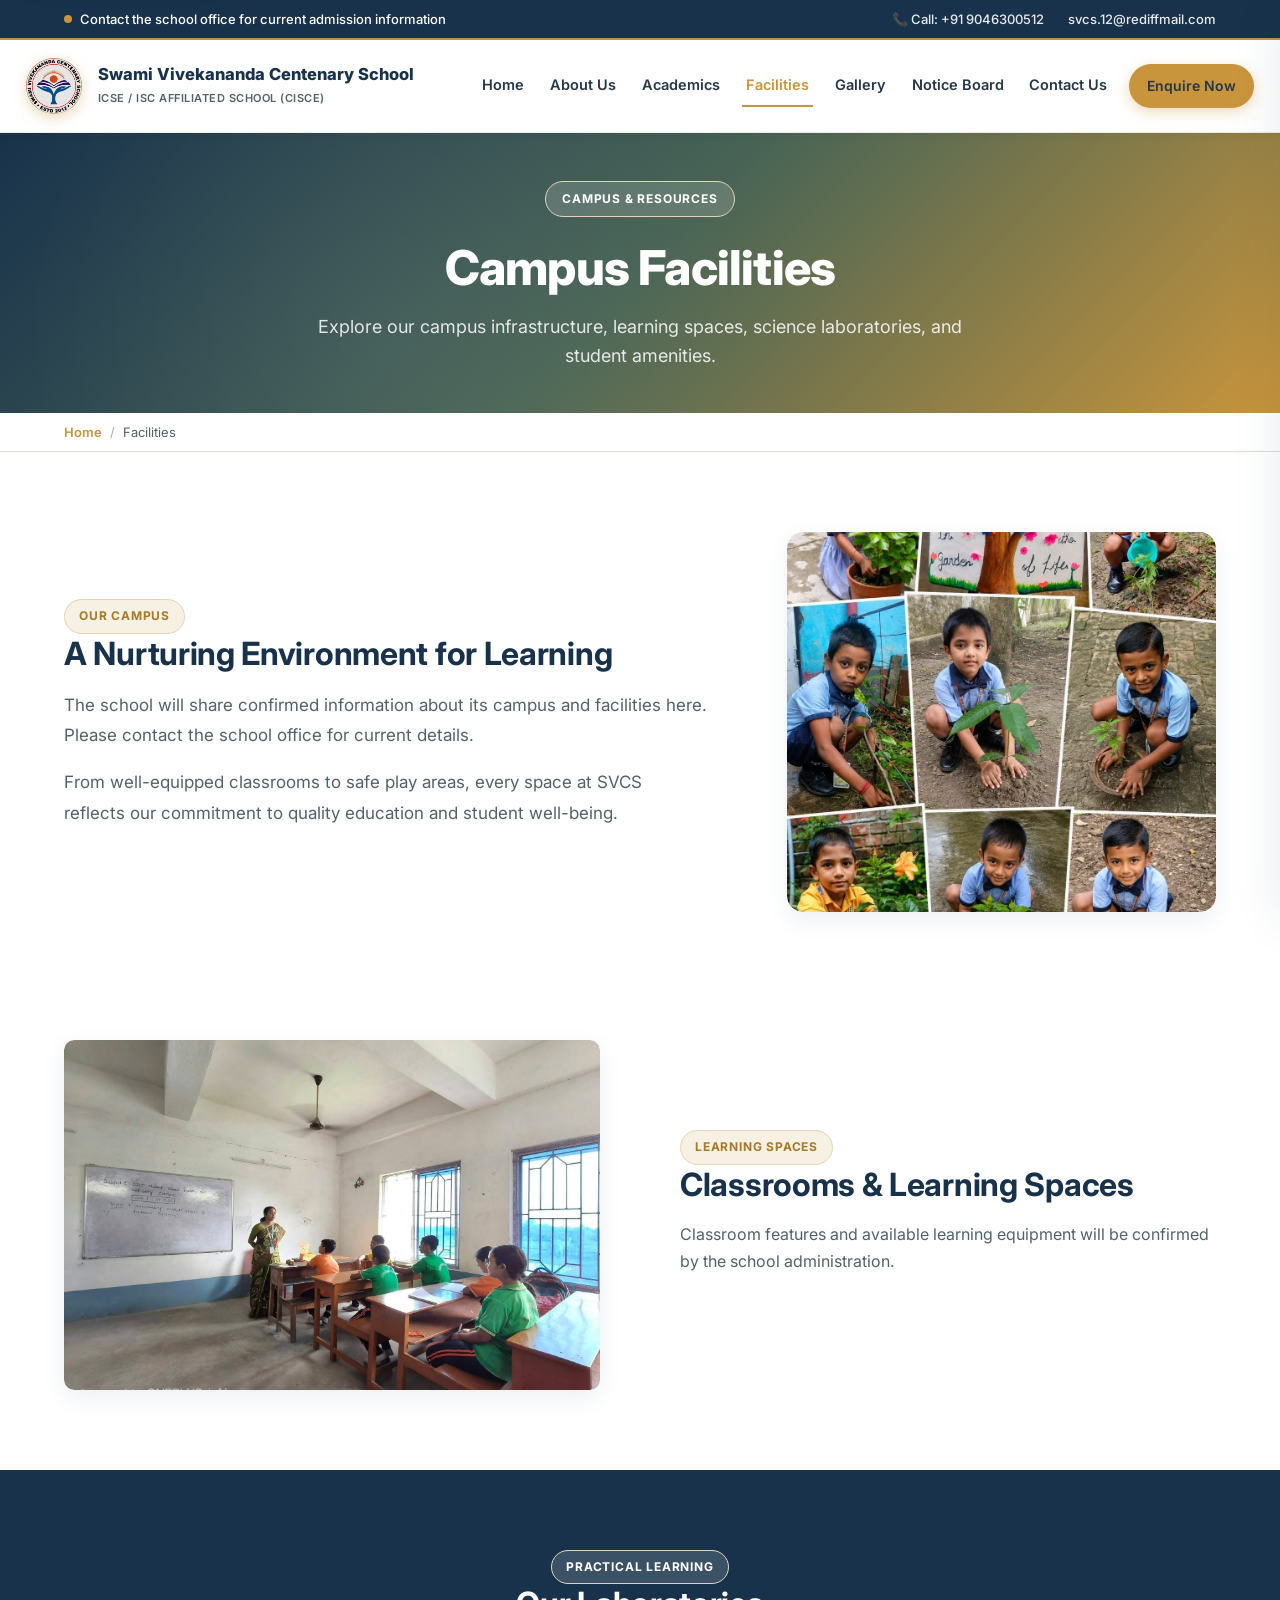
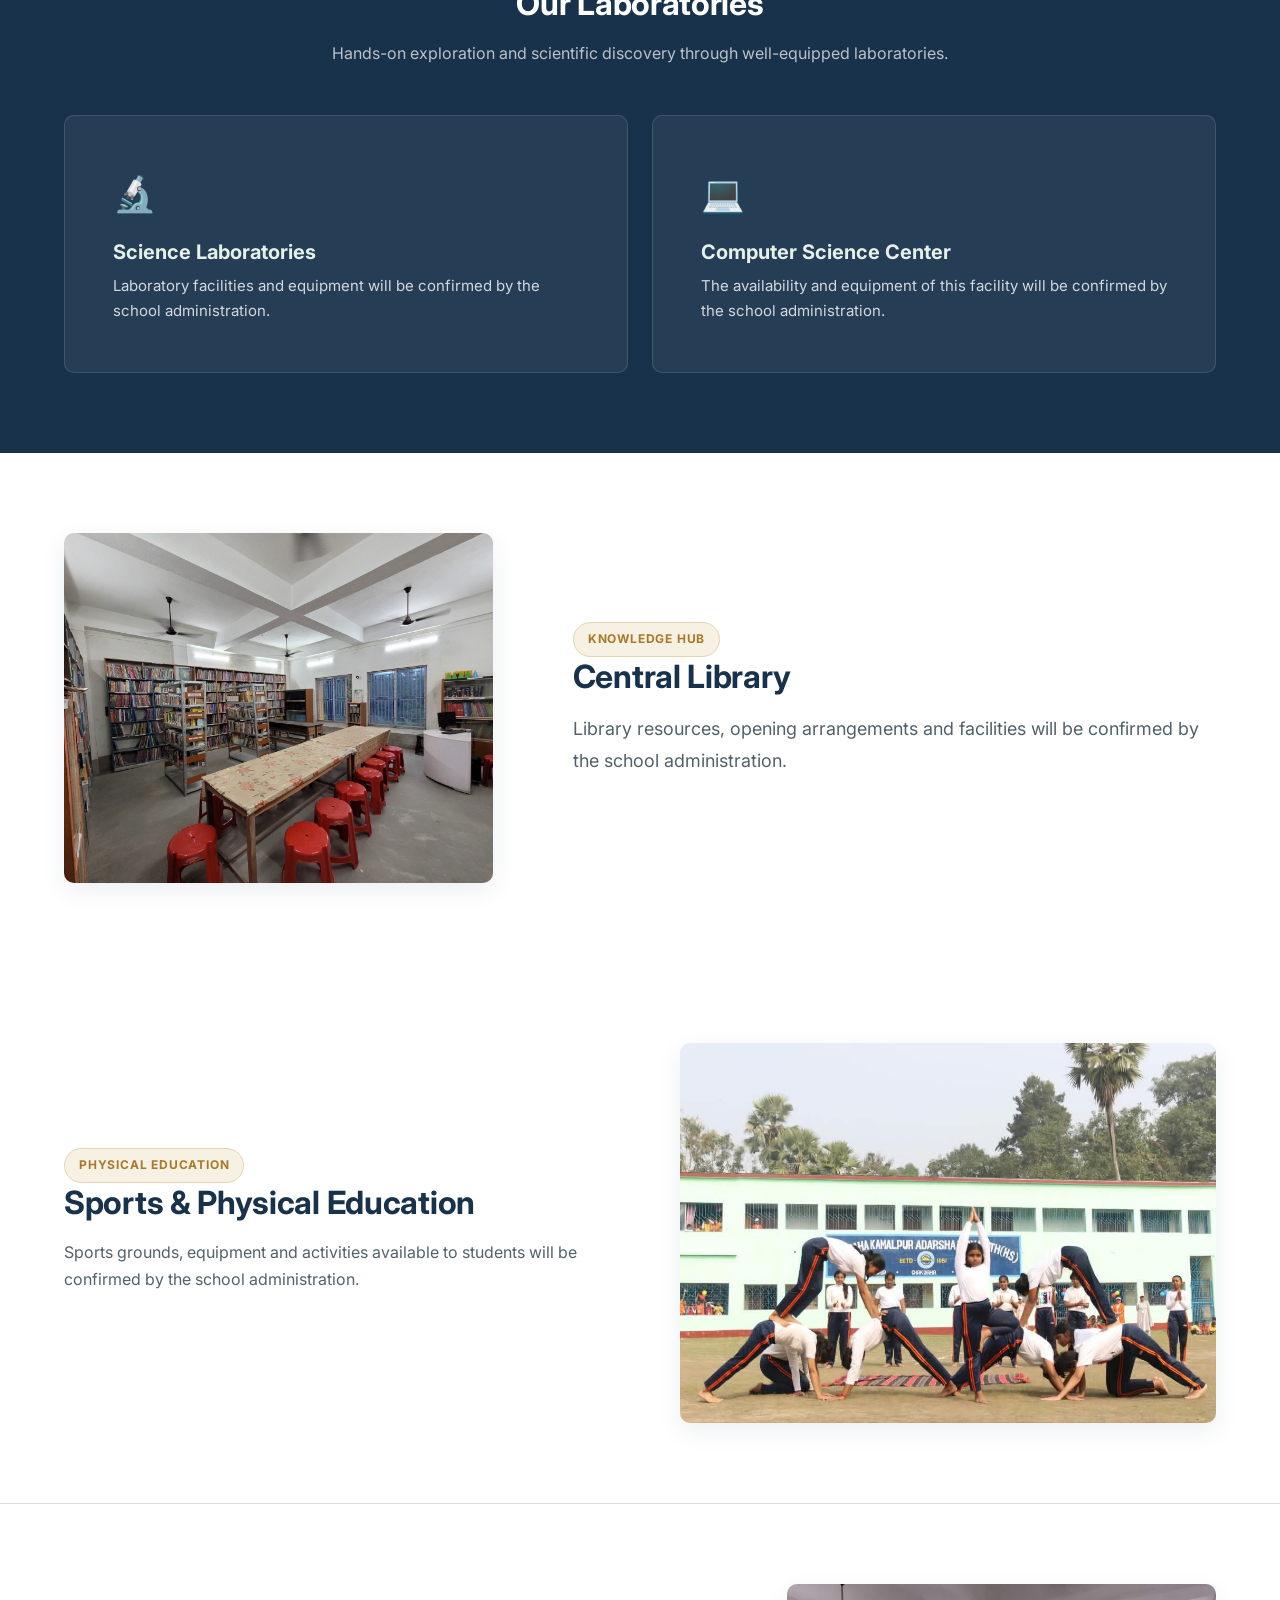
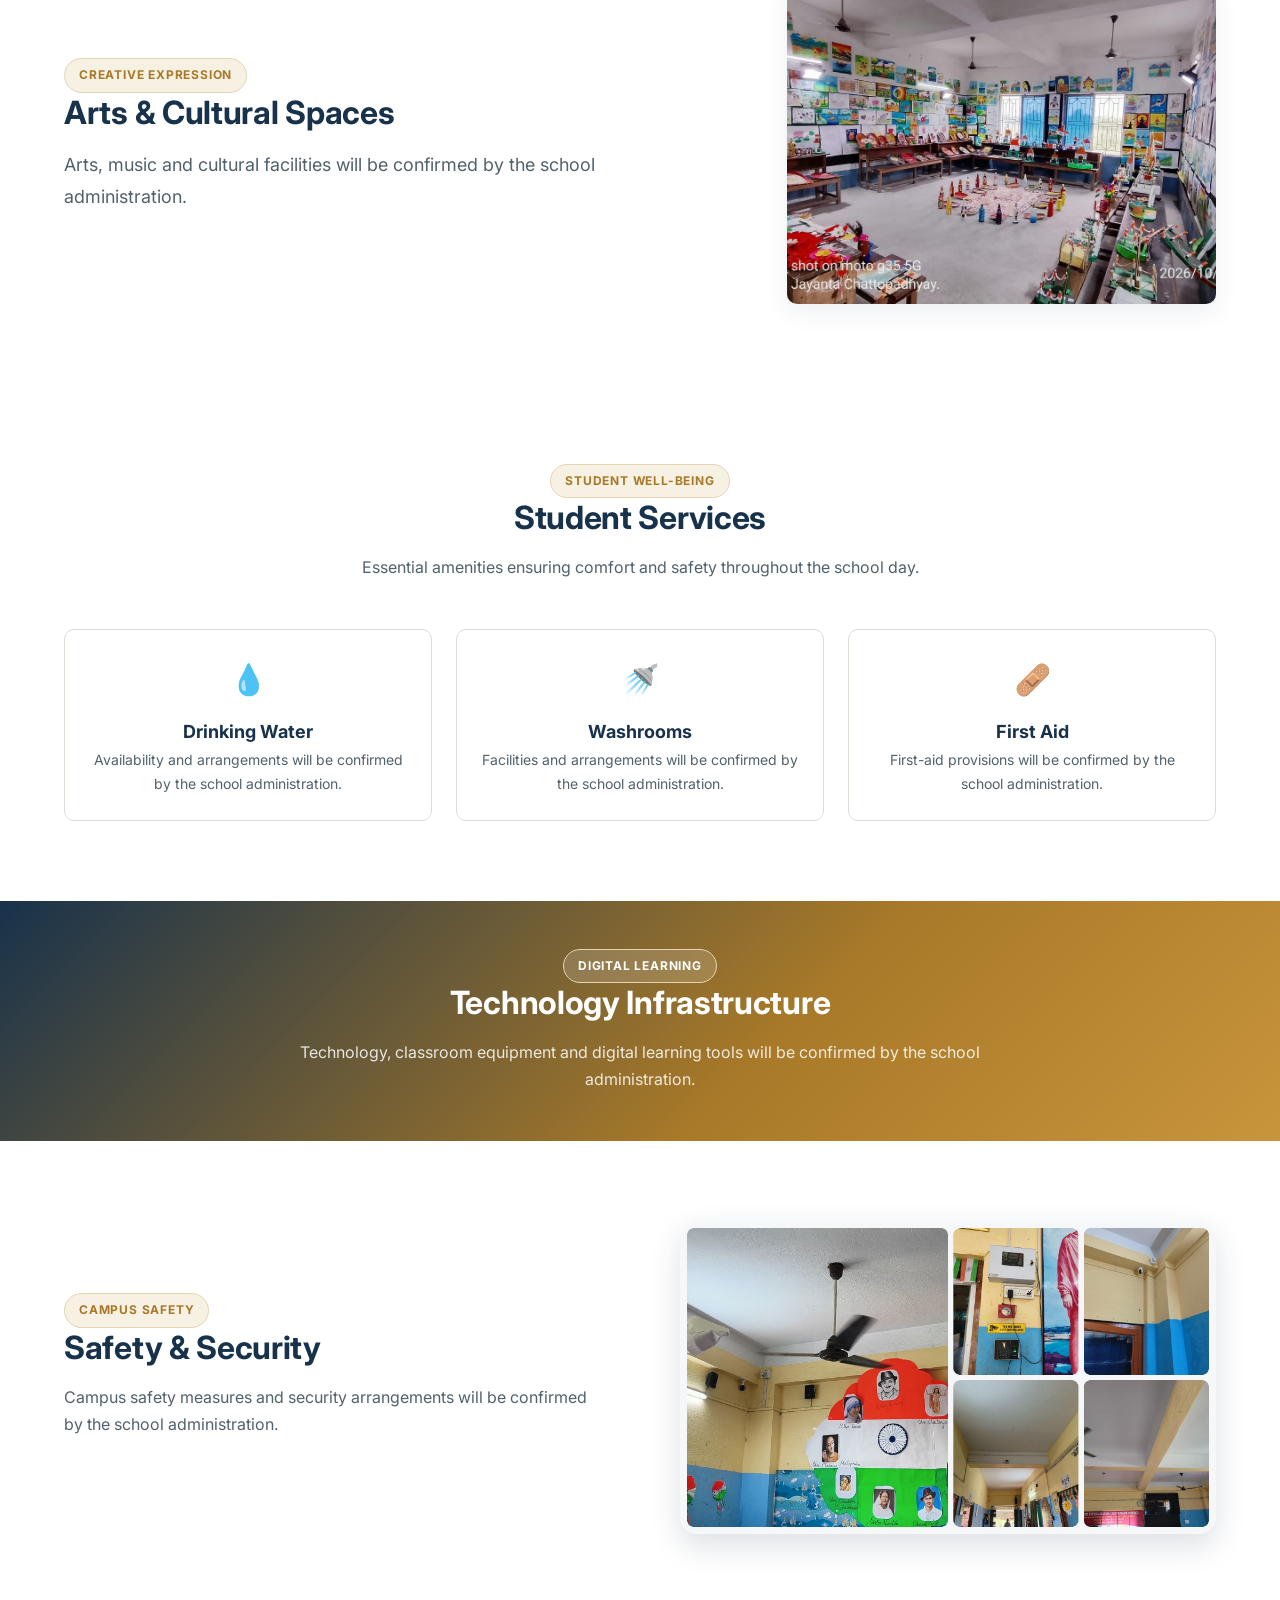
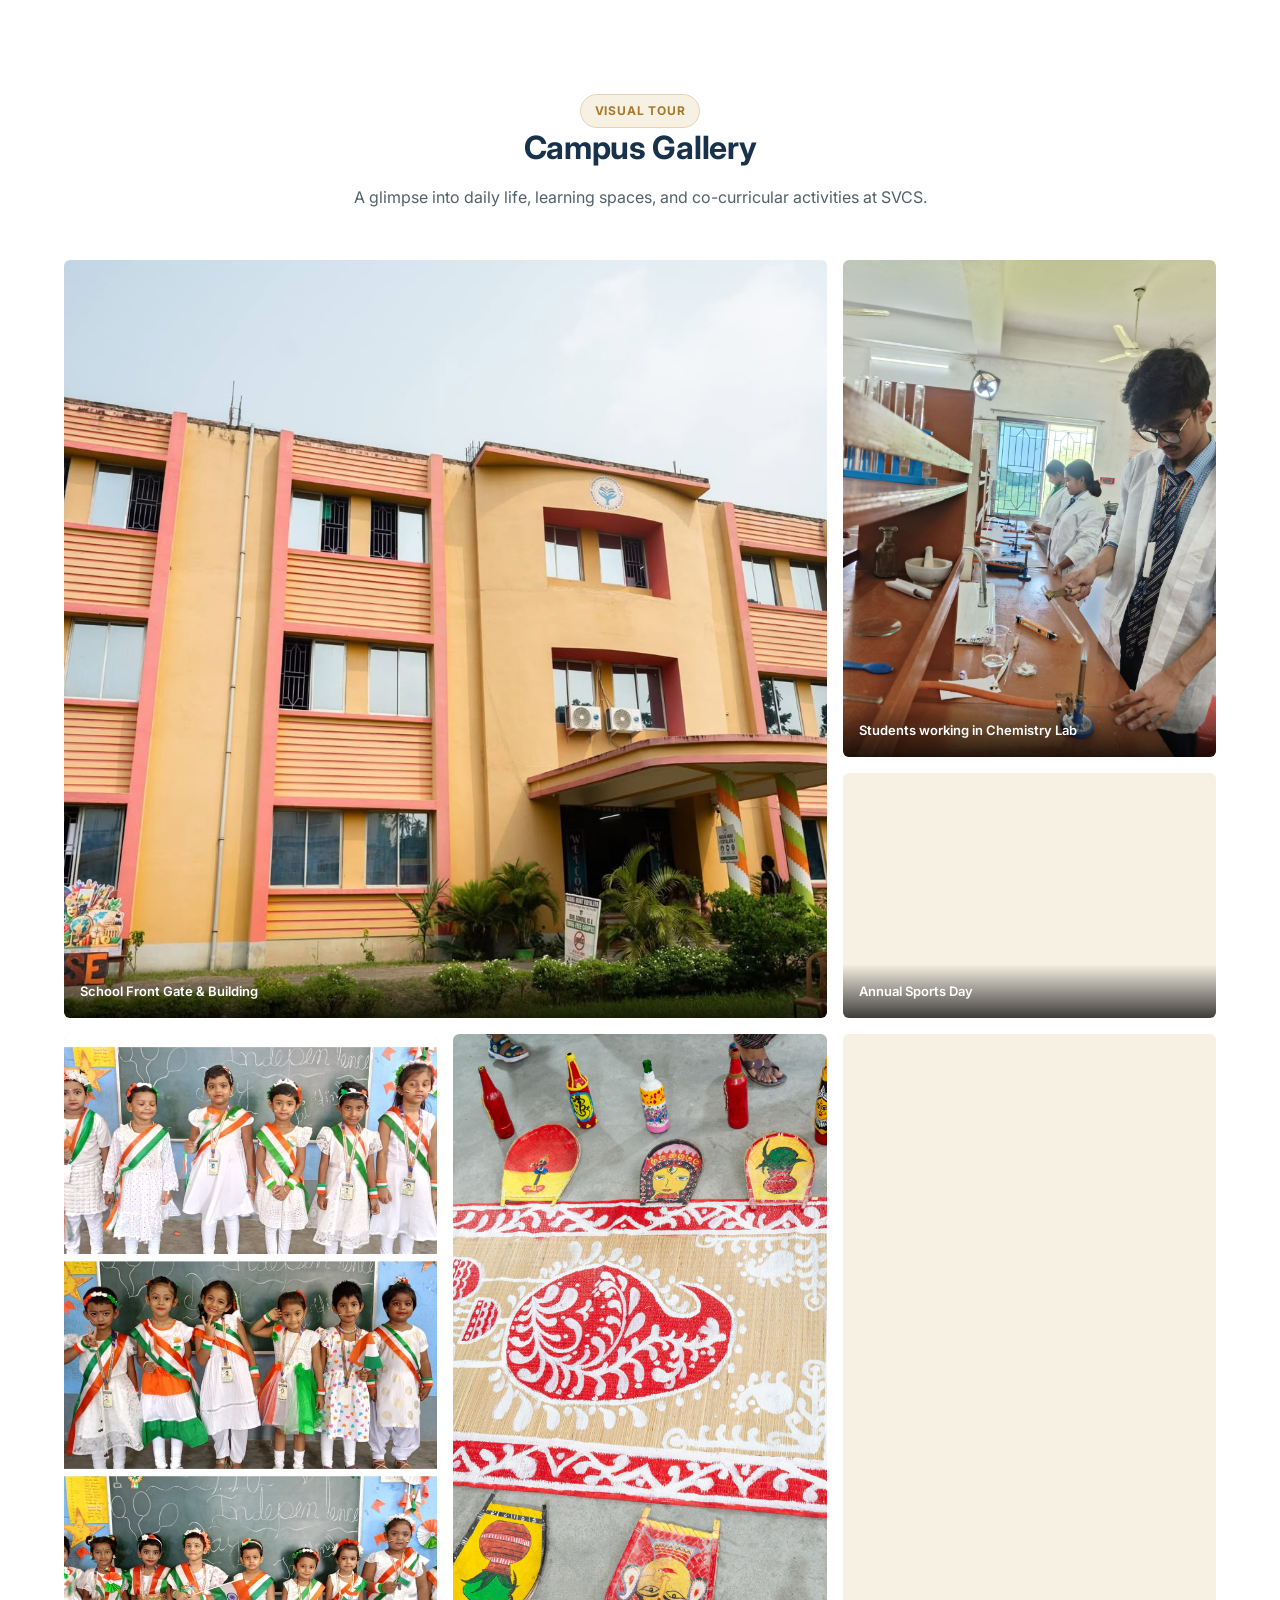
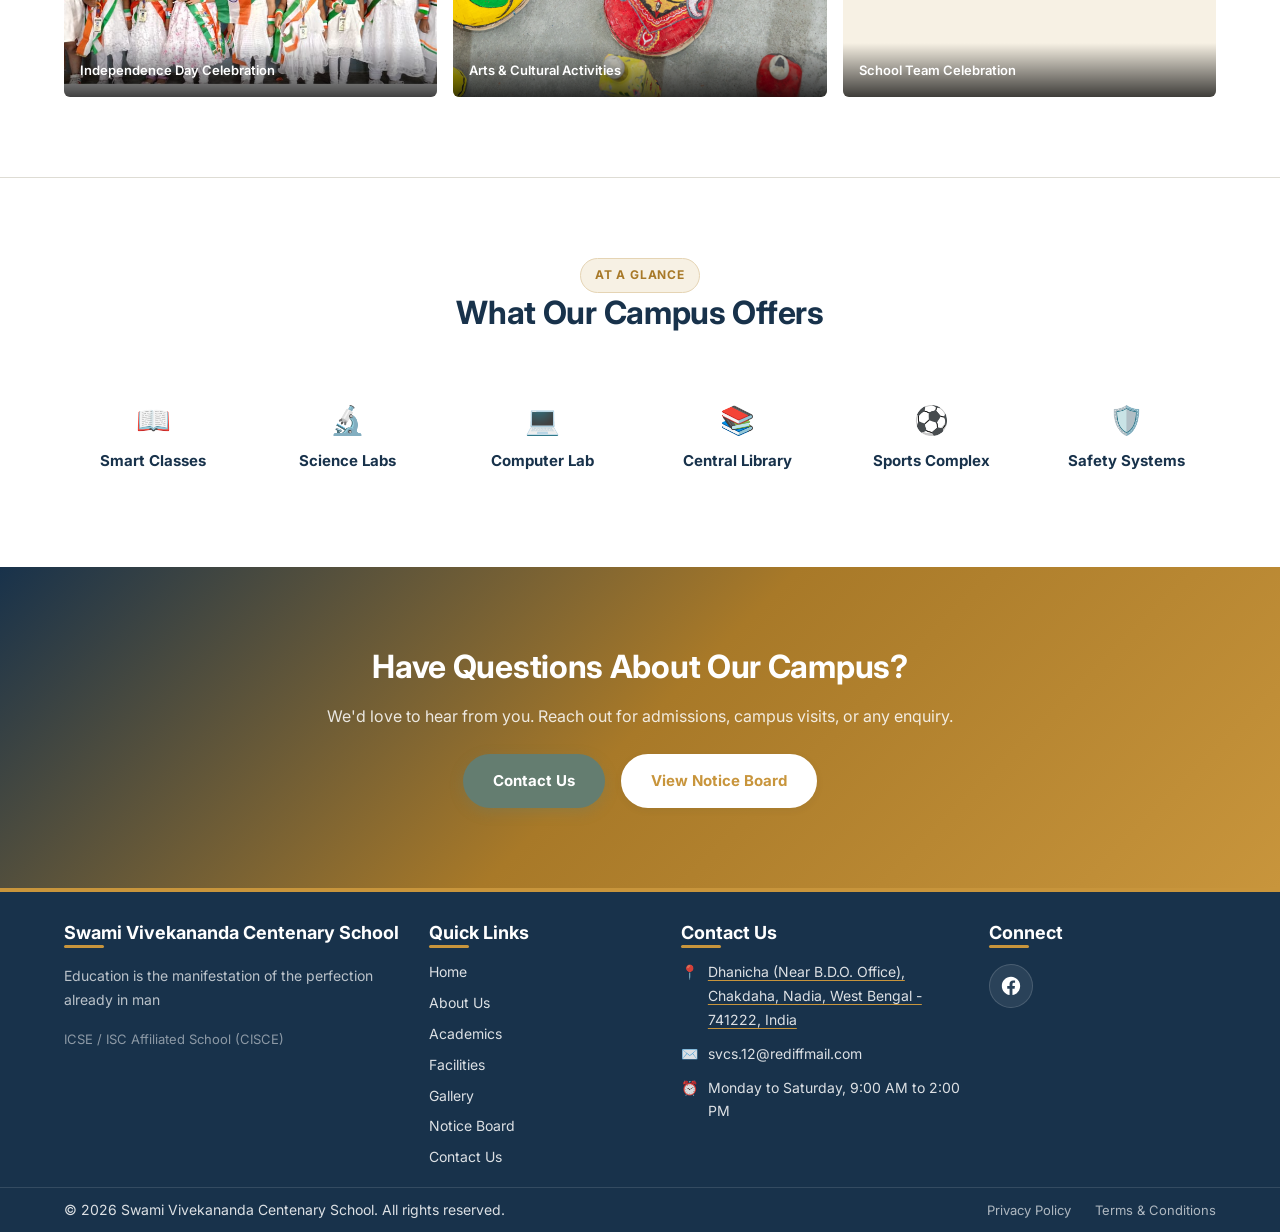
<file: facilities.html>
<!DOCTYPE html>
<html lang="en">

<head>
  <meta charset="UTF-8" />
  <meta name="viewport" content="width=device-width, initial-scale=1.0" />
  <title>Campus Facilities | Swami Vivekananda Centenary School</title>
  <meta name="description"
    content="Explore the classrooms, laboratories, library, sports facilities, safety systems, and campus environment at Swami Vivekananda Centenary School, Chakdaha." />

  <!-- Canonical & Open Graph -->
  <link rel="canonical" href="https://svcschakdaha.com/facilities.html" />
  <meta property="og:title" content="Campus Facilities | Swami Vivekananda Centenary School" />
  <meta property="og:description" content="Explore the classrooms, laboratories, library, sports facilities, safety systems, and campus environment at Swami Vivekananda Centenary School, Chakdaha." />
  <meta property="og:type" content="website" />
  <meta property="og:url" content="https://svcschakdaha.com/facilities.html" />
  <link rel="stylesheet" href="css/page-hero.css">
  <!-- CSS Stylesheets -->
  <link rel="stylesheet" href="css/style.css" />
  <link rel="stylesheet" href="css/components.css" />
  <link rel="stylesheet" href="css/about.css" />
  <link rel="stylesheet" href="css/facilities.css" />
  <link rel="stylesheet" href="css/floating-admission.css" />
</head>

<body>

  <!-- Accessible Skip Link -->
  <a href="#mainContent" class="skip-link">Skip to main content</a>

  <!-- ===== TOP BAR ===== -->
  <div class="top-bar">
    <div class="container top-bar-inner">
      <div class="top-bar-notice">
        <span class="indicator"></span>
        <span id="admissionBarText"></span>
      </div>
      <div class="top-bar-links">
        <span id="topBarPhoneList"></span>
        <a class="school-email" href=""></a>
      </div>
    </div>
  </div>

  <!-- ===== HEADER ===== -->
  <header class="header" id="header">
    <div class="container nav-wrap">
      <a class="logo" href="index.html" aria-label="Swami Vivekananda Centenary School - Home">
        <div class="logo-mark">SVCS</div>
        <div class="logo-text">
          <span class="school-name">SVCS</span>
          <small class="school-board"></small>
        </div>
      </a>
      <nav class="nav-menu" aria-label="Main Navigation">
        <a href="index.html">Home</a>
        <a href="about.html">About Us</a>
        <a href="academics.html">Academics</a>
        <a class="active" href="facilities.html">Facilities</a>
        <a href="gallery.html">Gallery</a>
        <a href="notices.html">Notice Board</a>
        <a href="contact.html">Contact Us</a>
        <a class="btn btn-primary" href="contact.html#enquiry" style="padding:0.8rem 1.6rem;font-size:1.4rem;">Enquire Now</a>
      </nav>
      <button class="menu-toggle" id="menuToggle" aria-expanded="false" aria-controls="mobileNavMenu"
        aria-label="Open Navigation Menu">☰</button>
    </div>
  </header>

  <main class="main-content" id="mainContent">

    <!-- ========== 1. FACILITIES HERO ========== -->
    <section class="facilities-hero">
      <div class="container">
        <span class="badge" style="background:rgba(255,255,255,0.15);color:#fff;">Campus & Resources</span>
        <h1>Campus Facilities</h1>
        <p>Explore our campus infrastructure, learning spaces, science laboratories, and student amenities.</p>
      </div>
    </section>

    <!-- ========== BREADCRUMBS ========== -->
    <nav class="breadcrumbs" aria-label="Breadcrumb">
      <div class="container">
        <a href="index.html">Home</a>
        <span class="separator">/</span>
        <span aria-current="page">Facilities</span>
      </div>
    </nav>

    <!-- ========== 2. CAMPUS INTRODUCTION ========== -->
    <section class="campus-intro reveal" id="facilities">
      <div class="container campus-intro-inner">
        <div class="campus-intro-text">
          <span class="badge">Our Campus</span>
          <h2>A Nurturing Environment for Learning</h2>
          <p id="facCampusIntro"></p>
          <p>From well-equipped classrooms to safe play areas, every space at SVCS reflects our commitment to quality
            education and student well-being.</p>
        </div>
        <div class="campus-intro-visual">

  <img
    src="assets/images/gallery/svcs-campus_4.jpeg"
    alt="Swami Vivekananda Centenary School Campus"
    loading="lazy"
  >

</div>
      </div>
    </section>

    <!-- ========== 3. CLASSROOMS & LEARNING SPACES ========== -->
    <section class="classrooms-section reveal">
      <div class="container classrooms-layout">
        <!-- Classroom Image -->
<div class="classroom-image">

  <img
    src="assets/images/gallery/classroomcampus_5.jpeg"
    alt="Teacher conducting a lesson in a classroom"
    loading="lazy"
  >

</div>
        <div>
          <span class="badge">Learning Spaces</span>
          <h2 id="facClassroomTitle">Classrooms & Learning Spaces</h2>
          <p id="facClassroomDesc"></p>
          <div class="classroom-features" id="facClassroomFeatures">
            <!-- Populated dynamically via JS -->
          </div>
        </div>
      </div>
    </section>

    <!-- ========== 4. LABORATORIES ========== -->
    <section class="labs-section reveal">
      <div class="container">
        <div class="section-header text-center">
          <span class="badge" style="background:rgba(255,255,255,0.15);color:#fff;">Practical Learning</span>
          <h2>Our Laboratories</h2>
          <p style="color:rgba(255,255,255,0.7);">Hands-on exploration and scientific discovery through well-equipped
            laboratories.</p>
        </div>
        <div class="labs-grid" id="facLabsGrid">
          <!-- Populated dynamically via JS -->
        </div>
      </div>
    </section>

<!-- ========== 5. LIBRARY ========== -->
<section class="library-section reveal">

  <div class="container library-layout">

    <!-- Library Photograph -->
    <div class="library-image">
      <img
        src="assets/images/facilities/library.jpeg"
        alt="SVCS School Library"
        loading="lazy"
      >
    </div>

    <!-- Library Information -->
    <div>
      <span class="badge">Knowledge Hub</span>

      <h2 id="facLibraryTitle">Central Library</h2>

      <p class="text-lead" id="facLibraryDesc"></p>
    </div>

  </div>

</section>

<!-- ========== 6. SPORTS & PHYSICAL EDUCATION ========== -->
<section class="sports-facilities-section reveal">

  <div class="container sports-layout">

    <!-- Sports Information -->
    <div>
      <span class="badge">Physical Education</span>

      <h2 id="facSportsTitle">
        Sports & Physical Education
      </h2>

      <p id="facSportsDesc"></p>

      <div
        class="sports-activities"
        id="facSportsActivities"
      >
        <!-- Populated dynamically via JS -->
      </div>
    </div>

    <!-- Sports Image -->
    <div class="sports-visual">

      <img
        src="assets/images/facilities/playground.jpeg"
        alt="SVCS School Sports Ground"
        loading="lazy"
      >

    </div>

  </div>

</section>
<!-- ========== 7. ARTS & CULTURAL SPACES ========== -->
<section class="arts-section reveal">

  <div class="container arts-layout">

    <!-- Arts Information -->
    <div>
      <span class="badge">Creative Expression</span>

      <h2 id="facArtsTitle">
        Arts & Cultural Spaces
      </h2>

      <p class="text-lead" id="facArtsDesc"></p>
    </div>

    <!-- Cultural Image -->
    <div class="arts-visual">

      <img
        src="assets/images/facilities/cultural.jpeg"
        alt="SVCS Students Participating in Cultural Activities"
        loading="lazy"
      >

    </div>

  </div>

</section>

    <!-- ========== 8. STUDENT SERVICES ========== -->
    <section class="services-section reveal">
      <div class="container">
        <div class="section-header text-center">
          <span class="badge">Student Well-Being</span>
          <h2>Student Services</h2>
          <p>Essential amenities ensuring comfort and safety throughout the school day.</p>
        </div>
        <div class="services-grid" id="facServicesGrid">
          <!-- Populated dynamically via JS -->
        </div>
      </div>
    </section>

    <!-- ========== 9. TECHNOLOGY INFRASTRUCTURE ========== -->
    <section class="tech-section reveal">
      <div class="container tech-content">
        <span class="badge" style="background:rgba(255,255,255,0.15);color:#fff;">Digital Learning</span>
        <h2 id="facTechTitle">Technology Infrastructure</h2>
        <p id="facTechDesc"></p>
      </div>
    </section>

    <!-- ========== 10. SAFETY & SECURITY ========== -->
    <section class="safety-section reveal">
      <div class="container safety-layout">
        <div>
          <span class="badge">Campus Safety</span>
          <h2 id="facSafetyTitle">Safety & Security</h2>
          <p id="facSafetyDesc"></p>
          <div class="safety-systems" id="facSafetySystems">
            <!-- Populated dynamically via JS -->
          </div>
        </div>
        <div class="safety-image">
    <img
        src="assets/images/facilities/svcs_safe_security_collage.jpg"
        alt="School safety and security facilities at SVCS"
        loading="lazy"
    >
</div>
      </div>
    </section>

    <!-- ========== 11. CAMPUS GALLERY ========== -->
    <section class="campus-gallery-section reveal" id="gallery">
      <div class="container">
        <div class="section-header text-center">
          <span class="badge">Visual Tour</span>
          <h2>Campus Gallery</h2>
          <p>A glimpse into daily life, learning spaces, and co-curricular activities at SVCS.</p>
        </div>
        <div class="gallery-mosaic" id="facGalleryMosaic">
          <!-- Populated dynamically via JS -->
        </div>
      </div>
    </section>

    <!-- ========== 12. FACILITIES SUMMARY ========== -->
    <section class="facilities-summary reveal">
      <div class="container">
        <div class="section-header text-center">
          <span class="badge">At a Glance</span>
          <h2>What Our Campus Offers</h2>
        </div>
        <div class="summary-grid">
          <div class="summary-item">
            <span class="summary-icon">📖</span>
            <h4>Smart Classes</h4>
          </div>
          <div class="summary-item">
            <span class="summary-icon">🔬</span>
            <h4>Science Labs</h4>
          </div>
          <div class="summary-item">
            <span class="summary-icon">💻</span>
            <h4>Computer Lab</h4>
          </div>
          <div class="summary-item">
            <span class="summary-icon">📚</span>
            <h4>Central Library</h4>
          </div>
          <div class="summary-item">
            <span class="summary-icon">⚽</span>
            <h4>Sports Complex</h4>
          </div>
          <div class="summary-item">
            <span class="summary-icon">🛡️</span>
            <h4>Safety Systems</h4>
          </div>
        </div>
      </div>
    </section>

    <!-- ========== 13. CTA ========== -->
    <section class="facilities-cta reveal">
      <div class="container">
        <h2>Have Questions About Our Campus?</h2>
        <p>We'd love to hear from you. Reach out for admissions, campus visits, or any enquiry.</p>
        <div style="display:flex;gap:var(--space-md);justify-content:center;flex-wrap:wrap;margin-top:var(--space-md);">
          <a href="contact.html" class="btn btn-secondary">Contact Us</a>
          <a href="notices.html" class="btn btn-outline" style="background:#fff;color:var(--primary);border-color:#fff;">View Notice Board</a>
        </div>
      </div>
    </section>

  </main>

  <!-- ===== FOOTER ===== -->
  <footer class="footer">
    <div class="container footer-grid">
      <div class="footer-column footer-about">
        <h4 class="school-name">SVCS</h4>
        <p class="school-tagline" style="color:rgba(255,255,255,0.7);"></p>
        <p style="font-size:1.3rem;margin-top:10px;color:rgba(255,255,255,0.5);" class="school-board"></p>
      </div>
      <div class="footer-column footer-links">
        <h4>Quick Links</h4>
        <ul>
          <li><a href="index.html">Home</a></li>
          <li><a href="about.html">About Us</a></li>
          <li><a href="academics.html">Academics</a></li>
          <li><a href="facilities.html">Facilities</a></li>
          <li><a href="gallery.html">Gallery</a></li>
          <li><a href="notices.html">Notice Board</a></li>
          <li><a href="contact.html">Contact Us</a></li>
        </ul>
      </div>
      <div class="footer-column footer-contact">
        <h4>Contact Us</h4>
        <p>📍 <span class="school-address"></span></p>
        <p>✉️ <a class="school-email" href=""></a></p>
        <p>⏰ <span class="school-timings"></span></p>
      </div>
      <div class="footer-column footer-socials-col">
        <h4>Connect</h4>
        <div class="footer-socials">
          <a class="footer-social-icon" id="footerFacebookLink" target="_blank" rel="noopener noreferrer"
            aria-label="Facebook">F</a>
        </div>
      </div>
    </div>
    <div class="footer-bottom">
      <div class="container footer-bottom-inner">
        <div>&copy; 2026 <span class="school-name">SVCS</span>. All rights reserved.</div>
        <div class="footer-legal-links">
          <a href="javascript:void(0)" onclick="if(window.SVCS_MODAL){window.SVCS_MODAL.open('Privacy Policy', '<p>Swami Vivekananda Centenary School respects the privacy of all students, parents, and visitors. This website is an informational portal and does not collect personal cookies or track user data without consent. Any inquiries sent through email are processed strictly for academic and administrative communication.</p>');}">Privacy Policy</a>
          <a href="javascript:void(0)" onclick="if(window.SVCS_MODAL){window.SVCS_MODAL.open('Terms & Conditions', '<p>All content, notices, syllabus guidelines, and visual assets on this website are the property of Swami Vivekananda Centenary School, Chakdaha. Information provided is subject to periodic updates by the school administration under CISCE board guidelines.</p>');}">Terms & Conditions</a>
        </div>
      </div>
    </div>
  </footer>

  <!-- ===== MOBILE NAV ===== -->
  <div class="mobile-nav-overlay" id="mobileNavOverlay" aria-hidden="true"></div>
  <div class="mobile-nav-menu" id="mobileNavMenu" role="dialog" aria-modal="true" aria-label="Mobile Navigation">
    <div class="mobile-nav-header">
      <strong style="font-size:1.6rem;color:var(--primary);">SVCS</strong>
      <button class="modal-close" id="mobileNavClose" aria-label="Close Navigation">✕</button>
    </div>
    <div class="mobile-nav-links">
      <a href="index.html">Home</a>
      <a href="about.html">About Us</a>
      <a href="academics.html">Academics</a>
      <a class="active" href="facilities.html">Facilities</a>
      <a href="gallery.html">Gallery</a>
      <a href="notices.html">Notice Board</a>
      <a href="contact.html">Contact Us</a>
      <a class="btn btn-primary" href="contact.html#enquiry" style="margin-top:var(--space-md);width:100%;">Enquire Now</a>
    </div>
    <div class="mobile-nav-footer">
      <p class="school-board"></p>
    </div>
  </div>

  <!-- ===== GLOBAL MODAL ===== -->
  <div class="modal-overlay" id="globalModal" aria-hidden="true" role="dialog">
    <div class="modal-box">
      <div class="modal-header">
        <h3 id="modalTitle" style="margin-bottom:0;">Details</h3>
        <button class="modal-close" id="modalClose" aria-label="Close Dialog">✕</button>
      </div>
      <div class="modal-body" id="modalBody"></div>
    </div>
  </div>

  <a href="#header" class="back-to-top" id="backToTop" aria-label="Back to Top">↑</a>

  <script src="js/data/school.js"></script>
  <script src="js/data/about.js"></script>
  <script src="js/data/academics.js"></script>
  <script src="js/data/facilities.js"></script>
  <script src="js/data/achievements.js"></script>
  <script src="js/data/faculty.js"></script>
  <script src="js/data/notices.js"></script>
  <script src="js/data/events.js"></script>
  <script src="js/data/gallery.js"></script>
  <script src="js/data/recruitment.js"></script>
  <script src="js/data/testimonials.js"></script>
  <script src="js/script.js"></script>
</body>

</html>
</file>
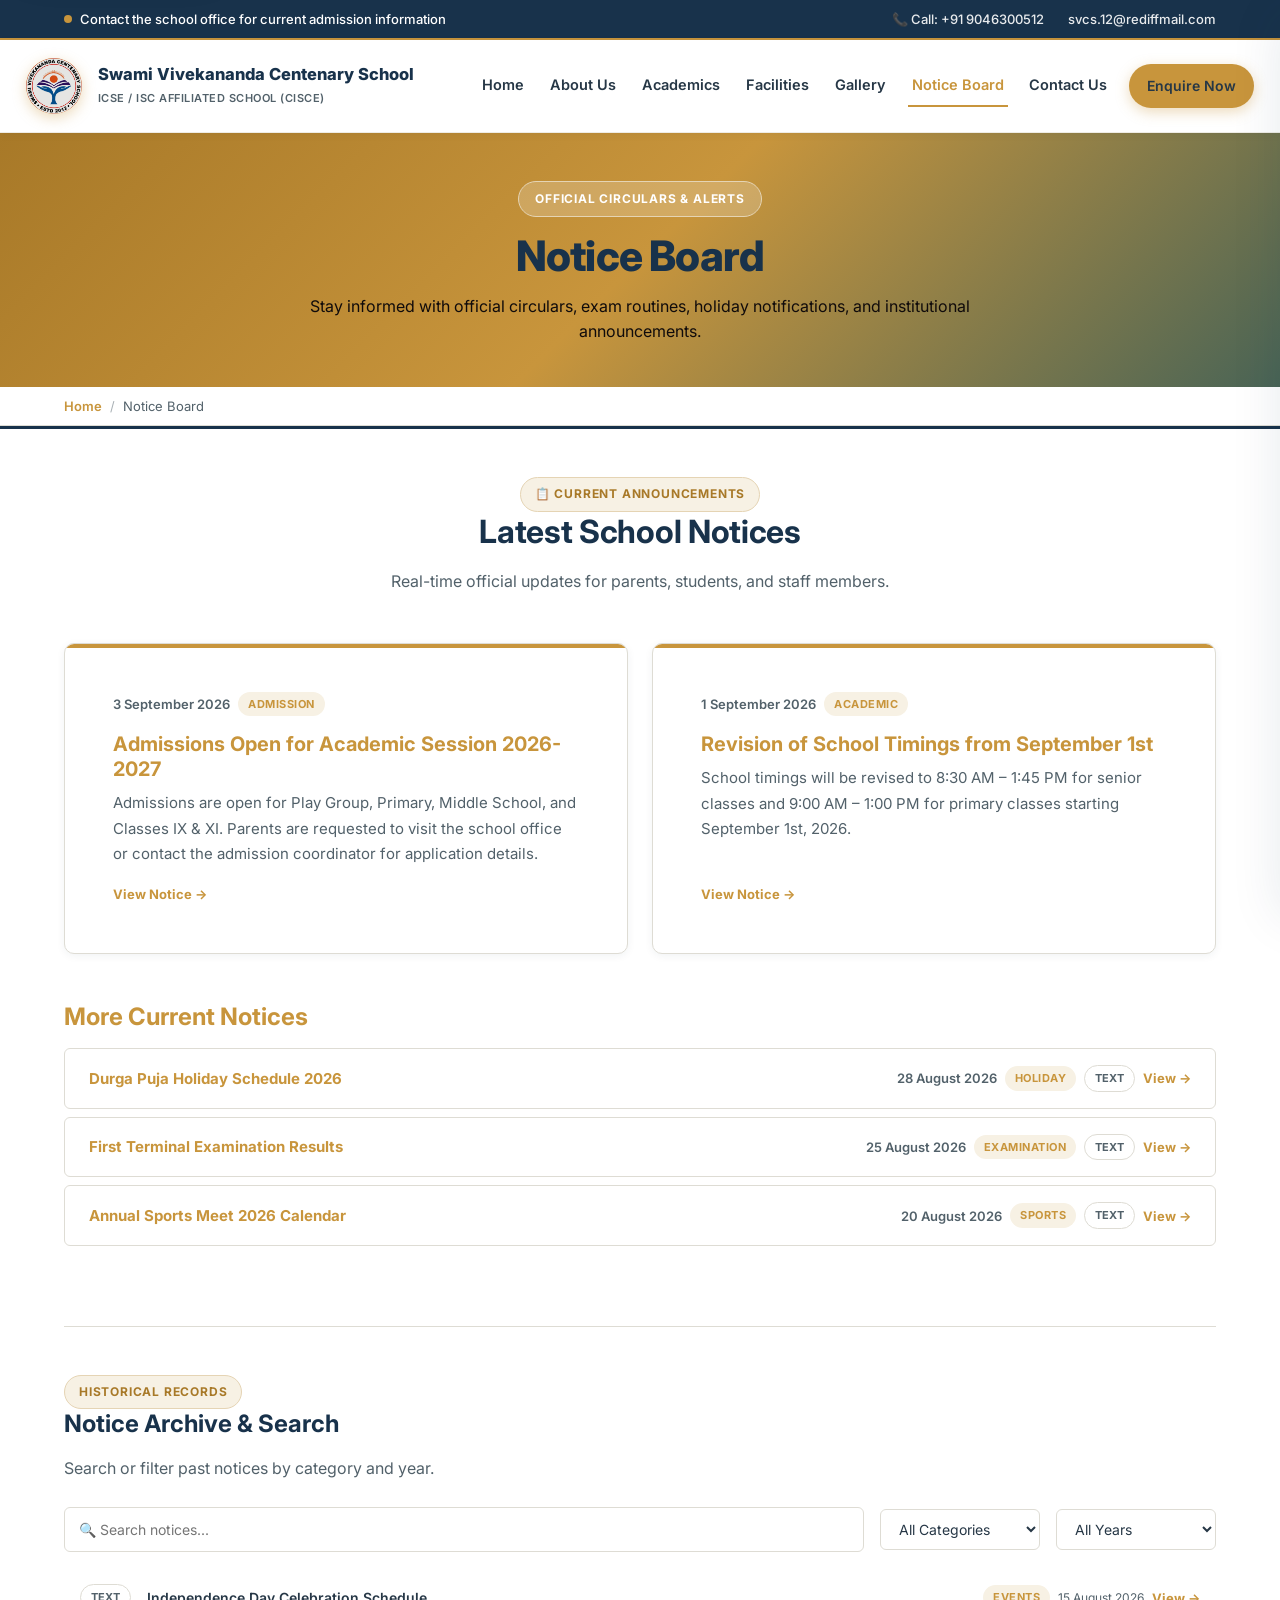
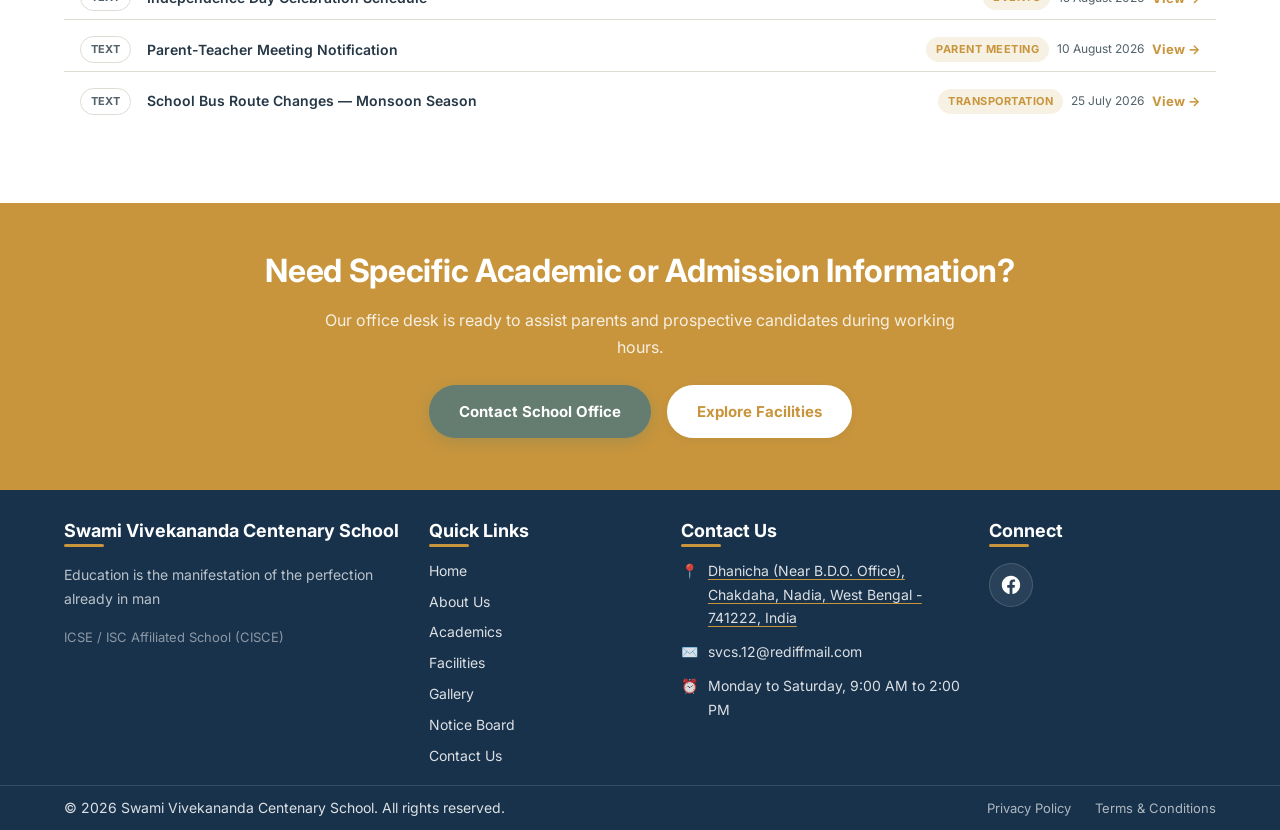
<file: notices.html>
<!DOCTYPE html>
<html lang="en">

<head>
  <meta charset="UTF-8" />
  <meta name="viewport" content="width=device-width, initial-scale=1.0" />
  <title>Notice Board & Announcements | Swami Vivekananda Centenary School</title>
  <meta name="description"
    content="Official Notice Board of Swami Vivekananda Centenary School, Chakdaha. View current notices, holiday schedules, examination circulars, and archive." />

  <!-- Canonical & Open Graph -->
  <link rel="canonical" href="https://svcschakdaha.com/notices.html" />
  <meta property="og:title" content="Notice Board | Swami Vivekananda Centenary School" />
  <meta property="og:description" content="Official Notice Board of Swami Vivekananda Centenary School, Chakdaha. Stay updated with all academic and general circulars." />
  <meta property="og:type" content="website" />
  <meta property="og:url" content="https://svcschakdaha.com/notices.html" />
  <link rel="stylesheet" href="css/page-hero.css">
  <!-- CSS Stylesheets -->
  <link rel="stylesheet" href="css/style.css" />
  <link rel="stylesheet" href="css/components.css" />
  <link rel="stylesheet" href="css/about.css" />
  <link rel="stylesheet" href="css/notices.css" />
  <link rel="stylesheet" href="css/floating-admission.css" />
</head>

<body>

  <!-- Accessible Skip Link -->
  <a href="#mainContent" class="skip-link">Skip to main content</a>

  <!-- ===== TOP BAR ===== -->
  <div class="top-bar">
    <div class="container top-bar-inner">
      <div class="top-bar-notice">
        <span class="indicator"></span>
        <span id="admissionBarText"></span>
      </div>
      <div class="top-bar-links">
        <span id="topBarPhoneList"></span>
        <a class="school-email" href=""></a>
      </div>
    </div>
  </div>

  <!-- ===== HEADER ===== -->
  <header class="header" id="header">
    <div class="container nav-wrap">
      <a class="logo" href="index.html" aria-label="Swami Vivekananda Centenary School - Home">
        <div class="logo-mark">SVCS</div>
        <div class="logo-text">
          <span class="school-name">SVCS</span>
          <small class="school-board"></small>
        </div>
      </a>
      <nav class="nav-menu" aria-label="Main Navigation">
        <a href="index.html">Home</a>
        <a href="about.html">About Us</a>
        <a href="academics.html">Academics</a>
        <a href="facilities.html">Facilities</a>
        <a href="gallery.html">Gallery</a>
        <a class="active" href="notices.html">Notice Board</a>
        <a href="contact.html">Contact Us</a>
        <a class="btn btn-primary" href="contact.html#enquiry" style="padding:0.8rem 1.6rem;font-size:1.4rem;">Enquire Now</a>
      </nav>
      <button class="menu-toggle" id="menuToggle" aria-expanded="false" aria-controls="mobileNavMenu"
        aria-label="Open Navigation Menu">☰</button>
    </div>
  </header>

  <main class="main-content" id="mainContent">

    <!-- ========== 1. NOTICES HERO ========== -->
    <section class="facilities-hero" style="background: linear-gradient(135deg, var(--primary-dark) 0%, var(--primary) 50%, var(--secondary-dark) 100%);">
      <div class="container">
        <span class="badge" style="background:rgba(255,255,255,0.2);color:#fff;">Official Circulars &amp; Alerts</span>
        <h1>Notice Board</h1>
        <p style="color: #100b0b;">Stay informed with official circulars, exam routines, holiday notifications, and institutional announcements.</p>
      </div>
    </section>

    <!-- ========== BREADCRUMBS ========== -->
    <nav class="breadcrumbs" aria-label="Breadcrumb">
      <div class="container">
        <a href="index.html">Home</a>
        <span class="separator">/</span>
        <span aria-current="page">Notice Board</span>
      </div>
    </nav>

    <!-- ========== 2. NOTICE BOARD MAIN SECTION ========== -->
    <section class="noticeboard-section" id="notices" style="padding-top:var(--space-xl);padding-bottom:var(--space-xxl);">
      <div class="container">
        <div class="noticeboard-header">
          <span class="badge">📋 Current Announcements</span>
          <h2>Latest School Notices</h2>
          <p>Real-time official updates for parents, students, and staff members.</p>
        </div>

        <!-- Featured Notices (Newest 1–2) -->
        <div class="featured-notices" id="nbFeaturedNotices">
          <!-- Rendered by JS -->
        </div>

        <!-- Remaining Current Notices (3–5) -->
        <h3 class="current-notices-heading" id="nbCurrentHeading" style="display:none;margin-top:var(--space-xl);margin-bottom:var(--space-md);">More Current Notices</h3>
        <div class="current-notices-list" id="nbCurrentNotices">
          <!-- Rendered by JS -->
        </div>

        <!-- Archive Section -->
        <div class="archive-section" id="nbArchiveSection" style="display:none;margin-top:var(--space-xxl);">
          <div class="section-header" style="text-align:left;margin-bottom:var(--space-lg);">
            <span class="badge">Historical Records</span>
            <h3>Notice Archive &amp; Search</h3>
            <p>Search or filter past notices by category and year.</p>
          </div>

          <div class="archive-controls">
            <input type="text" class="archive-search" id="nbArchiveSearch" placeholder="🔍 Search notices..." aria-label="Search archived notices" />
            <select class="archive-filter-select" id="nbCategoryFilter" aria-label="Filter by category">
              <option value="all">All Categories</option>
            </select>
            <select class="archive-filter-select" id="nbYearFilter" aria-label="Filter by year">
              <option value="all">All Years</option>
            </select>
          </div>

          <div class="archive-list" id="nbArchiveList">
            <!-- Rendered by JS -->
          </div>

          <div class="notice-empty-state" id="nbArchiveEmpty" style="display:none;">
            <span class="notice-empty-icon">🔍</span>
            <h4>No notices found</h4>
            <p>Try a different search term or filter.</p>
          </div>
        </div>

        <!-- Global Empty State (0 published notices) -->
        <div class="notice-empty-state" id="nbGlobalEmpty" style="display:none;">
          <span class="notice-empty-icon">📋</span>
          <h4>No Notices Published</h4>
          <p>There are no notices available at this time. Please check back later.</p>
        </div>
      </div>
    </section>

    <!-- ========== 3. CTA ========== -->
    <section class="facilities-cta reveal" style="background:var(--primary);color:#fff;padding:var(--space-xl) 0;text-align:center;">
      <div class="container">
        <h2 style="color:#fff;">Need Specific Academic or Admission Information?</h2>
        <p style="color:rgba(255,255,255,0.85);max-width:640px;margin:0 auto var(--space-lg);">Our office desk is ready to assist parents and prospective candidates during working hours.</p>
        <div style="display:flex;gap:var(--space-md);justify-content:center;flex-wrap:wrap;">
          <a href="contact.html" class="btn btn-secondary">Contact School Office</a>
          <a href="facilities.html" class="btn btn-outline" style="background:#fff;color:var(--primary);border-color:#fff;">Explore Facilities</a>
        </div>
      </div>
    </section>

  </main>

  <!-- ===== FOOTER ===== -->
  <footer class="footer">
    <div class="container footer-grid">
      <div class="footer-column footer-about">
        <h4 class="school-name">SVCS</h4>
        <p class="school-tagline" style="color:rgba(255,255,255,0.7);"></p>
        <p style="font-size:1.3rem;margin-top:10px;color:rgba(255,255,255,0.5);" class="school-board"></p>
      </div>
      <div class="footer-column footer-links">
        <h4>Quick Links</h4>
        <ul>
          <li><a href="index.html">Home</a></li>
          <li><a href="about.html">About Us</a></li>
          <li><a href="academics.html">Academics</a></li>
          <li><a href="facilities.html">Facilities</a></li>
          <li><a href="gallery.html">Gallery</a></li>
          <li><a href="notices.html">Notice Board</a></li>
          <li><a href="contact.html">Contact Us</a></li>
        </ul>
      </div>
      <div class="footer-column footer-contact">
        <h4>Contact Us</h4>
        <p>📍 <span class="school-address"></span></p>
        <p>✉️ <a class="school-email" href=""></a></p>
        <p>⏰ <span class="school-timings"></span></p>
      </div>
      <div class="footer-column footer-socials-col">
        <h4>Connect</h4>
        <div class="footer-socials">
          <a class="footer-social-icon" id="footerFacebookLink" target="_blank" rel="noopener noreferrer"
            aria-label="Facebook">F</a>
        </div>
      </div>
    </div>
    <div class="footer-bottom">
      <div class="container footer-bottom-inner">
        <div>&copy; 2026 <span class="school-name">SVCS</span>. All rights reserved.</div>
        <div class="footer-legal-links">
          <a href="javascript:void(0)" onclick="if(window.SVCS_MODAL){window.SVCS_MODAL.open('Privacy Policy', '<p>Swami Vivekananda Centenary School respects the privacy of all students, parents, and visitors. This website is an informational portal and does not collect personal cookies or track user data without consent. Any inquiries sent through email are processed strictly for academic and administrative communication.</p>');}">Privacy Policy</a>
          <a href="javascript:void(0)" onclick="if(window.SVCS_MODAL){window.SVCS_MODAL.open('Terms & Conditions', '<p>All content, notices, syllabus guidelines, and visual assets on this website are the property of Swami Vivekananda Centenary School, Chakdaha. Information provided is subject to periodic updates by the school administration under CISCE board guidelines.</p>');}">Terms & Conditions</a>
        </div>
      </div>
    </div>
  </footer>

  <!-- ===== MOBILE NAV ===== -->
  <div class="mobile-nav-overlay" id="mobileNavOverlay" aria-hidden="true"></div>
  <div class="mobile-nav-menu" id="mobileNavMenu" role="dialog" aria-modal="true" aria-label="Mobile Navigation">
    <div class="mobile-nav-header">
      <strong style="font-size:1.6rem;color:var(--primary);">SVCS</strong>
      <button class="modal-close" id="mobileNavClose" aria-label="Close Navigation">✕</button>
    </div>
    <div class="mobile-nav-links">
      <a href="index.html">Home</a>
      <a href="about.html">About Us</a>
      <a href="academics.html">Academics</a>
      <a href="facilities.html">Facilities</a>
      <a href="gallery.html">Gallery</a>
      <a class="active" href="notices.html">Notice Board</a>
      <a href="contact.html">Contact Us</a>
      <a class="btn btn-primary" href="contact.html#enquiry" style="margin-top:var(--space-md);width:100%;">Enquire Now</a>
    </div>
    <div class="mobile-nav-footer">
      <p class="school-board"></p>
    </div>
  </div>

  <!-- ===== GLOBAL MODAL ===== -->
  <div class="modal-overlay" id="globalModal" aria-hidden="true" role="dialog">
    <div class="modal-box">
      <div class="modal-header">
        <h3 id="modalTitle" style="margin-bottom:0;">Details</h3>
        <button class="modal-close" id="modalClose" aria-label="Close Dialog">✕</button>
      </div>
      <div class="modal-body" id="modalBody"></div>
    </div>
  </div>

  <a href="#header" class="back-to-top" id="backToTop" aria-label="Back to Top">↑</a>

  <script src="js/data/school.js"></script>
  <script src="js/data/about.js"></script>
  <script src="js/data/academics.js"></script>
  <script src="js/data/facilities.js"></script>
  <script src="js/data/achievements.js"></script>
  <script src="js/data/faculty.js"></script>
  <script src="js/data/notices.js"></script>
  <script src="js/data/events.js"></script>
  <script src="js/data/gallery.js"></script>
  <script src="js/data/recruitment.js"></script>
  <script src="js/data/testimonials.js"></script>
  <script src="js/script.js"></script>
</body>

</html>
</file>
<file: css/page-hero.css>
/* ==========================================
   SVCS - PREMIUM COMPACT INNER PAGE HERO
   Home Page excluded
========================================== */

.about-hero,
.academics-hero,
.facilities-hero,
.gallery-hero {
    padding: 48px 20px 42px !important;
    min-height: auto !important;
    height: auto !important;

    text-align: center;
    display: flex;
    justify-content: center;
    align-items: center;
}

/* Container */

.about-hero .container,
.academics-hero .container,
.facilities-hero .container,
.gallery-hero .container {
    width: 100%;
    max-width: 1100px;
    margin: auto;
}

/* Badge */

.about-hero .badge,
.academics-hero .badge,
.facilities-hero .badge,
.gallery-hero .badge {
    display: inline-block;
    padding: 7px 16px;
    margin-bottom: 14px;

    border-radius: 30px;
    font-size: 12px;
    letter-spacing: 0.8px;
    font-weight: 700;
}

/* Heading */

.about-hero h1,
.academics-hero h1,
.facilities-hero h1,
.gallery-hero h1 {
    font-size: clamp(28px, 3.5vw, 42px);
    line-height: 1.2;
    font-weight: 800;
    letter-spacing: -0.8px;

    margin: 0 0 12px;
}

/* Description */

.about-hero p,
.academics-hero p,
.facilities-hero p,
.gallery-hero p {
    max-width: 720px;
    margin: 0 auto;

    font-size: 16px;
    line-height: 1.6;
}

/* Mobile */

@media (max-width: 768px) {

    .about-hero,
    .academics-hero,
    .facilities-hero,
    .gallery-hero {
        padding: 38px 18px 34px !important;
    }

    .about-hero h1,
    .academics-hero h1,
    .facilities-hero h1,
    .gallery-hero h1 {
        font-size: 29px;
    }

    .about-hero p,
    .academics-hero p,
    .facilities-hero p,
    .gallery-hero p {
        font-size: 14px;
    }
}

@media (max-width: 480px) {

    .about-hero,
    .academics-hero,
    .facilities-hero,
    .gallery-hero {
        padding: 32px 15px !important;
    }

    .about-hero h1,
    .academics-hero h1,
    .facilities-hero h1,
    .gallery-hero h1 {
        font-size: 25px;
    }
}
</file>
<file: css/style.css>
/**
 * Swami Vivekananda Centenary School (SVCS)
 * Core CSS Framework & Design Tokens (css/style.css)
 */

@import url('https://fonts.googleapis.com/css2?family=Inter:wght@300;400;500;600;700;800&display=swap');

:root {
  --primary: #C8953C;
  --primary-dark: #A87928;
  --primary-light: #DFC18A;
  --primary-subtle: #F7F1E4;
  --secondary: #647D70;
  --secondary-dark: #496456;
  --secondary-light: #E7EFE9;
  --accent: #C8953C;
  --accent-light: #F7F1E4;
  --accent-blue: #647D70;
  --heading: #18324B;
  --navy: #18324B;
  --cyan: #E7EFE9;
  --cyan-subtle: #E7EFE9;
  --yellow: #C8953C;
  --bg: #FFFFFF;
  --bg-subtle: #F7F5EF;
  --bg-gradient: #F7F5EF;
  --card: #FFFFFF;
  --text: #263746;
  --text-muted: #52616A;
  --border: #DEDCD4;
  --border-subtle: #EEECE5;
  --border-orange: #E5D4B4;
  --success: #356B50;
  --warning: #A87928;
  --error: #B42318;
  --space-xs: 4px;
  --space-sm: 8px;
  --space-md: 16px;
  --space-lg: 24px;
  --space-xl: 48px;
  --space-xxl: 80px;
  --container-max-width: 1200px;
  --page-padding: 5%;
  --font-family: 'Inter', -apple-system, BlinkMacSystemFont, "Segoe UI", Roboto, Helvetica, Arial, sans-serif;
  --shadow-sm: 0 2px 8px rgba(24, 50, 75, .06);
  --shadow-md: 0 8px 24px rgba(24, 50, 75, .08);
  --shadow-lg: 0 16px 48px rgba(24, 50, 75, .10);
  --shadow-orange: 0 8px 22px rgba(200, 149, 60, .18);
  --shadow-inset: inset 0 2px 4px rgba(0, 0, 0, .04);
  --radius-sm: 6px;
  --radius-md: 10px;
  --radius-lg: 16px;
  --radius-full: 9999px;
  --transition: all .22s ease;
  --touch-target: 44px;
}

/* ==========================================================================
   1. RESET & INITIAL STYLES
   ========================================================================== */
*, *::before, *::after {
  box-sizing: border-box;
}

body, h1, h2, h3, h4, h5, h6, p, ul, ol, li, figure, figcaption, blockquote, dl, dd {
  margin: 0;
  padding: 0;
}

ul, ol {
  list-style: none;
}

html {
  font-size: 62.5%; /* 10px = 1rem */
  scroll-behavior: smooth;
  height: 100%;
}

body {
  font-family: var(--font-family);
  font-size: 1.6rem; /* 16px body font size */
  line-height: 1.7;
  color: var(--text);
  background: var(--bg-gradient);
  min-height: 100%;
  display: flex;
  flex-direction: column;
  overflow-x: hidden;
  text-rendering: optimizeLegibility;
  -webkit-font-smoothing: antialiased;
  -moz-osx-font-smoothing: grayscale;
}

/* Accessible visible focus states */
*:focus {
  outline: none;
}

*:focus-visible {
  outline: 3px solid var(--accent);
  outline-offset: 3px;
  transition: outline-offset 0.1s ease;
}

a {
  text-decoration: none;
  color: inherit;
  transition: var(--transition);
}

img {
  max-width: 100%;
  height: auto;
  display: block;
  border-radius: var(--radius-sm);
}

input, button, select, textarea {
  font: inherit;
}

button {
  border: none;
  background: transparent;
  cursor: pointer;
  padding: 0;
  min-width: var(--touch-target);
  min-height: var(--touch-target);
  display: inline-flex;
  align-items: center;
  justify-content: center;
}

/* Custom Scrollbar for premium feel */
::-webkit-scrollbar {
  width: 10px;
}
::-webkit-scrollbar-track {
  background: var(--bg);
}
::-webkit-scrollbar-thumb {
  background: #D6D8D2;
  border-radius: var(--radius-full);
  border: 2px solid var(--bg);
}
::-webkit-scrollbar-thumb:hover {
  background: #78858A;
}

/* ==========================================================================
   2. TYPOGRAPHY HIERARCHY
   ========================================================================== */
h1, h2, h3, h4, h5, h6 {
  font-weight: 700;
  line-height: 1.25;
  color: var(--heading, #18324B);
  margin-bottom: var(--space-md);
}

h1 {
  font-size: clamp(2.8rem, 5vw, 4.4rem);
  font-weight: 800;
  letter-spacing: -0.5px;
}

h2 {
  font-size: clamp(2.2rem, 3.5vw, 3.2rem);
  letter-spacing: -0.3px;
}

h3 {
  font-size: clamp(1.8rem, 2.5vw, 2.4rem);
}

h4 {
  font-size: 1.8rem;
}

p {
  margin-bottom: var(--space-md);
  color: var(--text-muted);
}

.text-lead {
  font-size: 1.8rem;
  line-height: 1.8;
  color: var(--text-muted);
}

.text-small {
  font-size: 1.4rem;
  color: var(--text-muted);
}

.text-center {
  text-align: center;
}

.text-primary {
  color: var(--primary);
}

.text-secondary {
  color: var(--secondary);
}

/* ==========================================================================
   3. LAYOUT CONTAINERS & SKELETONS
   ========================================================================== */
.container {
  width: 100%;
  max-width: var(--container-max-width);
  margin-right: auto;
  margin-left: auto;
  padding-right: var(--space-lg);
  padding-left: var(--space-lg);
}

.section {
  padding-top: var(--space-xxl);
  padding-bottom: var(--space-xxl);
  position: relative;
}

.main-content {
  flex: 1 0 auto;
}

/* Helper Grid Utilities */
.grid {
  display: grid;
  gap: var(--space-lg);
}

.grid-2 {
  grid-template-columns: repeat(2, 1fr);
}

.grid-3 {
  grid-template-columns: repeat(3, 1fr);
}

.grid-4 {
  grid-template-columns: repeat(4, 1fr);
}

/* Flex alignments */
.flex-between {
  display: flex;
  justify-content: space-between;
  align-items: center;
  flex-wrap: wrap;
  gap: var(--space-md);
}

.divider {
  height: 1px;
  background-color: var(--border);
  border: none;
  margin: var(--space-lg) 0;
}

/* ==========================================================================
   4. SCROLL REVEAL & CORE KEYFRAMES
   ========================================================================== */
.reveal {
  opacity: 0;
  transform: translateY(20px);
  transition: opacity 0.6s cubic-bezier(0.16, 1, 0.3, 1), transform 0.6s cubic-bezier(0.16, 1, 0.3, 1);
}

.reveal.active {
  opacity: 1;
  transform: translateY(0);
}

@media (prefers-reduced-motion: reduce) {
  .reveal {
    transition: none;
    opacity: 1;
    transform: none;
  }
  html {
    scroll-behavior: auto;
  }
}

/* ==========================================================================
   5. RESPONSIVE BREAKPOINTS (MEDIA QUERIES)
   ========================================================================== */
@media (max-width: 1024px) {
  :root {
    --space-xxl: 60px;
  }
  .grid-4, .grid-3 {
    grid-template-columns: repeat(2, 1fr);
  }
}

@media (max-width: 768px) {
  :root {
    --space-xxl: 48px;
    --space-xl: 32px;
  }
  .grid-2, .grid-3, .grid-4 {
    grid-template-columns: 1fr;
  }
  .section {
    padding-top: var(--space-xl);
    padding-bottom: var(--space-xl);
  }
}

@media (max-width: 480px) {
  .container {
    padding-right: var(--space-md);
    padding-left: var(--space-md);
  }
}

/* ==========================================================================
   6. ACCESSIBILITY & UTILITIES
   ========================================================================== */
.skip-link {
  position: absolute;
  top: -100px;
  left: 20px;
  background: var(--primary);
  color: var(--accent-light);
  padding: 12px 20px;
  font-weight: 700;
  border-radius: var(--radius-sm);
  z-index: 10000;
  box-shadow: var(--shadow-lg);
  transition: top 0.2s ease-in-out;
  text-decoration: none;
}
.skip-link:focus {
  top: 20px;
  outline: 3px solid var(--accent);
}

:focus-visible {
  outline: 2px solid var(--accent);
  outline-offset: 3px;
}

@media (prefers-reduced-motion: reduce) {
  *, ::before, ::after {
    animation-duration: 0.01ms !important;
    animation-iteration-count: 1 !important;
    transition-duration: 0.01ms !important;
    scroll-behavior: auto !important;
  }
}



/* SVCS refinement: calm academic surfaces and accessible interaction */
[hidden] { display: none !important; }
html { scroll-behavior: smooth; }
body { background: var(--bg-subtle); color: var(--text); }
::selection { background: #E5D4B4; color: #18324B; }
*:focus { outline: revert; }
*:focus:not(:focus-visible) { outline: none; }
*:focus-visible { outline: 3px solid #A87928; outline-offset: 3px; }
a:hover { color: var(--primary-dark); }
button, .btn { transition: var(--transition); }
.btn-primary { background: var(--primary); border-color: var(--primary); color: #18324B; }
.btn-primary:hover { background: var(--primary-dark); border-color: var(--primary-dark); color: #FFFFFF; }
.card, article, .contact-info-card, .contact-form-card { box-shadow: var(--shadow-sm); }
.school-address-link { display: inline; text-decoration: underline; text-decoration-color: var(--primary); text-underline-offset: .2em; }
.school-address-link:hover { color: var(--primary-dark); }
.map-container { min-height: 300px; overflow: hidden; border: 1px solid var(--border); border-radius: var(--radius-md); }
.map-container iframe { display: block; width: 100%; min-height: 300px; border: 0; }
.form-feedback { margin-top: var(--space-sm); padding: var(--space-sm) var(--space-md); border-radius: var(--radius-sm); background: var(--secondary-light); color: var(--text); }
.form-feedback[hidden] { display: none; }
.neutral-image-fallback { display: grid; place-items: center; min-height: 160px; padding: 1rem; background: var(--secondary-light); color: var(--heading); text-align: center; }
@media (prefers-reduced-motion: reduce) {
  *, *::before, *::after { scroll-behavior: auto !important; animation-duration: .01ms !important; animation-iteration-count: 1 !important; transition-duration: .01ms !important; }
}
@media (max-width: 640px) { :root { --page-padding: 1.25rem; --space-xl: 3.2rem; --space-xxl: 4.8rem; } .map-container, .map-container iframe { min-height: 240px; } }
</file>
<file: css/components.css>
/**
 * Swami Vivekananda Centenary School (SVCS)
 * Reusable Components & UI Primitives (css/components.css)
 */

/* ==========================================================================
   1. BUTTON PRIMITIVES
   ========================================================================== */
.btn {
  display: inline-flex;
  align-items: center;
  justify-content: center;
  padding: 1.2rem 2.8rem;
  font-size: 1.5rem;
  font-weight: 700;
  border-radius: var(--radius-full);
  transition: var(--transition);
  gap: var(--space-sm);
  text-align: center;
  white-space: nowrap;
  vertical-align: middle;
  cursor: pointer;
  border: 2px solid transparent;
  box-shadow: var(--shadow-sm);
  min-height: var(--touch-target);
}

.btn:active {
  transform: translateY(1px);
}

.btn-primary {
  background: var(--primary);
  color: #ffffff;
  box-shadow: 0 4px 14px rgba(200, 149, 60, 0.35);
}

.btn-primary:hover {
  background: var(--primary-dark);
  box-shadow: 0 6px 20px rgba(200, 149, 60, 0.45);
  transform: translateY(-2px);
  color: #ffffff;
}

.btn-secondary {
  background: var(--secondary);
  color: #ffffff;
  box-shadow: 0 4px 14px rgba(100, 125, 112, 0.30);
}

.btn-secondary:hover {
  background: var(--secondary-dark);
  box-shadow: 0 6px 20px rgba(100, 125, 112, 0.40);
  transform: translateY(-2px);
  color: #ffffff;
}

.btn-outline {
  background: transparent;
  color: var(--primary);
  border-color: var(--primary);
}

.btn-outline:hover {
  background: var(--primary);
  color: #ffffff;
  border-color: var(--primary);
  transform: translateY(-1px);
}

.btn-outline-blue {
  background: transparent;
  color: var(--secondary);
  border-color: var(--secondary);
}

.btn-outline-blue:hover {
  background: var(--secondary);
  color: #ffffff;
  border-color: var(--secondary);
  transform: translateY(-1px);
}

.btn-text {
  background: transparent;
  color: var(--primary);
  box-shadow: none;
  padding: 0.6rem 1.2rem;
  border-radius: var(--radius-sm);
}

.btn-text:hover {
  background: var(--primary-subtle);
  color: var(--primary-dark);
}

.btn-disabled, .btn:disabled {
  opacity: 0.6;
  cursor: not-allowed;
  pointer-events: none;
  box-shadow: none;
}

/* ==========================================================================
   2. BADGES & LABELS
   ========================================================================== */
.badge {
  display: inline-flex;
  align-items: center;
  gap: var(--space-xs);
  padding: 0.6rem 1.4rem;
  font-size: 1.2rem;
  font-weight: 700;
  text-transform: uppercase;
  letter-spacing: 0.8px;
  background-color: var(--primary-subtle);
  color: var(--primary-dark);
  border: 1px solid var(--border-orange);
  border-radius: var(--radius-full);
}

.badge-new {
  background-color: var(--primary);
  color: #ffffff;
  border: none;
}

.badge-notice {
  background-color: var(--secondary);
  color: #ffffff;
  border: none;
}

.badge-blue {
  background-color: var(--secondary-light);
  color: var(--secondary);
  border: 1px solid rgba(100, 125, 112, 0.25);
}

/* ==========================================================================
   3. STRUCTURAL CARDS
   ========================================================================== */
.card {
  background-color: var(--card);
  border: 1px solid var(--border);
  border-radius: var(--radius-md);
  box-shadow: var(--shadow-sm);
  padding: var(--space-lg);
  transition: var(--transition);
  position: relative;
  overflow: hidden;
}

.card:hover {
  transform: translateY(-4px);
  box-shadow: var(--shadow-md);
  border-color: rgba(200, 149, 60, 0.25);
}

.card-header {
  margin-bottom: var(--space-md);
}

.card-title {
  margin-bottom: var(--space-xs);
  color: var(--heading, #18324B);
}

.card-meta {
  font-size: 1.3rem;
  color: var(--text-muted);
  display: flex;
  align-items: center;
  gap: var(--space-sm);
  margin-bottom: var(--space-sm);
}

/* ==========================================================================
   4. GLOBAL HEADER & NAVIGATION
   ========================================================================== */
.top-bar {
  background: #18324B;
  color: #ffffff;
  font-size: 1.3rem;
  padding: 0.8rem 0;
  border-bottom: 2px solid var(--primary);
  font-weight: 500;
}

.top-bar-inner {
  display: flex;
  justify-content: space-between;
  align-items: center;
  flex-wrap: wrap;
  gap: var(--space-sm);
}

.top-bar-notice {
  display: flex;
  align-items: center;
  gap: var(--space-sm);
}

.top-bar-notice .indicator {
  width: 8px;
  height: 8px;
  background-color: var(--primary);
  border-radius: 50%;
  animation: pulse 1.8s infinite;
}

.top-bar-links {
  display: flex;
  gap: var(--space-lg);
  align-items: center;
}

.top-bar-links a {
  color: rgba(255, 255, 255, 0.9);
  display: inline-flex;
  align-items: center;
  gap: var(--space-xs);
}

.top-bar-links a:hover {
  color: var(--primary-light);
}

.header {
  position: sticky;
  top: 0;
  z-index: 1000;
  background-color: rgba(255, 255, 255, 0.98);
  backdrop-filter: blur(12px);
  border-bottom: 1px solid var(--border-subtle);
  box-shadow: var(--shadow-sm);
  transition: var(--transition);
}

.header.scrolled {
  padding: 0.6rem 0;
  box-shadow: var(--shadow-md);
}

.nav-wrap {
  display: flex;
  align-items: center;
  justify-content: space-between;
  padding: var(--space-md) 0;
}

/* =========================================
   SCHOOL LOGO & NAME - DESKTOP ALIGNMENT
========================================= */

.logo {
    display: flex;
    align-items: center;
    gap: 16px;

    flex-shrink: 0;
    min-width: max-content;
}

.logo-mark {
    flex-shrink: 0;
}

.logo-text {
    display: flex;
    flex-direction: column;

    justify-content: center;
    align-items: flex-start;

    min-width: max-content;
}

/* School Name */

.logo-text .school-name {
    display: block;

    white-space: nowrap;

    font-size: clamp(1.65rem, 1.25vw, 2.2rem);

    font-weight: 800;

    line-height: 1.2;

    color: var(--heading);

    margin: 0;
}

/* School Board */

.logo-text .school-board {
    display: block;

    white-space: nowrap;

    font-size: 1.1rem;

    font-weight: 600;

    color: var(--text-muted);

    letter-spacing: 0.5px;

    text-transform: uppercase;

    margin-top: 4px;
}

.logo-mark {
  width: 56px;
  height: 56px;
  background: linear-gradient(135deg, var(--primary), var(--primary-light));
  color: #ffffff;
  font-weight: 800;
  font-size: 1.8rem;
  display: grid;
  place-items: center;
  border-radius: 50%;
  box-shadow: 0 4px 14px rgba(200, 149, 60, 0.35);
  overflow: hidden;
  flex-shrink: 0;
}

/* When a real logo image is loaded */
.logo-img {
  width: 100%;
  height: 100%;
  object-fit: cover;
  border-radius: 50%;
  display: block;
}




.nav-menu {
  display: flex;
  align-items: center;
  gap: var(--space-lg);
}

.nav-menu a {
  font-size: 1.5rem;
  font-weight: 600;
  color: var(--text);
  padding: 0.8rem var(--space-xs);
  border-bottom: 2px solid transparent;
  display: inline-block;
}

.nav-menu a:hover {
  color: var(--primary);
}

.nav-menu a.active {
  color: var(--primary);
  border-color: var(--primary);
}

.menu-toggle {
  display: none;
  font-size: 2.4rem;
  color: var(--primary);
  border: none;
  background: transparent;
  cursor: pointer;
  width: var(--touch-target);
  height: var(--touch-target);
}

/* ==========================================================================
   5. MOBILE NAVIGATION SYSTEM
   ========================================================================== */
.mobile-nav-overlay {
  position: fixed;
  inset: 0;
  background-color: rgba(15, 23, 42, 0.55);
  backdrop-filter: blur(4px);
  z-index: 1050;
  opacity: 0;
  pointer-events: none;
  transition: opacity 0.3s ease;
}

.mobile-nav-menu {
  position: fixed;
  top: 0;
  right: 0;
  bottom: 0;
  width: 320px;
  max-width: 85%;
  background-color: var(--card);
  box-shadow: var(--shadow-lg);
  z-index: 1100;
  transform: translateX(100%);
  transition: transform 0.3s cubic-bezier(0.16, 1, 0.3, 1);
  padding: var(--space-lg);
  display: flex;
  flex-direction: column;
}

.mobile-nav-overlay.open {
  opacity: 1;
  pointer-events: auto;
}

.mobile-nav-menu.open {
  transform: translateX(0);
}

.mobile-nav-header {
  display: flex;
  justify-content: space-between;
  align-items: center;
  margin-bottom: var(--space-xl);
}

.mobile-nav-links {
  display: flex;
  flex-direction: column;
  gap: var(--space-md);
}

.mobile-nav-links a {
  font-size: 1.8rem;
  font-weight: 700;
  color: var(--text);
  padding: var(--space-sm) 0;
  border-bottom: 1px solid var(--border);
}

.mobile-nav-links a.active {
  color: var(--primary);
  border-bottom-color: var(--primary);
}

.mobile-nav-footer {
  margin-top: auto;
  padding-top: var(--space-lg);
  border-top: 1px solid var(--border);
  font-size: 1.3rem;
  color: var(--text-muted);
}

/* ==========================================================================
   6. GLOBAL FOOTER
   ========================================================================== */
.footer {
    background-color: #18324B;
    color: rgba(255, 255, 255, 0.85);

    padding: 30px 0 12px;

    border-top: 4px solid var(--primary);

    font-size: 1.4rem;
}

.footer-grid {
    display: grid;

    grid-template-columns: 1.2fr 0.8fr 1fr 0.8fr;

    gap: 25px;

    margin-bottom: 18px;

    align-items: start;
}

.footer-column h4 {
  color: #ffffff;
  font-size: 1.8rem;
  margin-bottom: 12px;
  position: relative;
  padding-bottom: var(--space-xs);
}

.footer-column h4::after {
  content: '';
  position: absolute;
  left: 0;
  bottom: 0;
  width: 40px;
  height: 3px;
  background-color: var(--primary);
  border-radius: 2px;
}

.footer-about p {
  color: rgba(255, 255, 255, 0.75);
  margin-top: var(--space-md);
}

.footer-links ul {
  display: flex;
  flex-direction: column;
  gap: 7px;
}

.footer-links a {
  color: rgba(255, 255, 255, 0.85);
}

.footer-links a:hover {
  color: var(--primary-light);
  padding-left: var(--space-xs);
}

.footer-contact p {
  display: flex;
  align-items: flex-start;
  gap: 10px;
  color: rgba(255, 255, 255, 0.85);
  margin-bottom: 10px;
}

.footer-socials {
  display: flex;
  gap: var(--space-md);
  margin-top: var(--space-md);
}

.footer-social-icon {
  width: 44px;
  height: 44px;
  border-radius: 50%;
  background-color: rgba(255, 255, 255, 0.08);
  display: grid;
  place-items: center;
  color: #ffffff;
  transition: var(--transition);
  font-size: 1.8rem;
  font-weight: 800;
  text-decoration: none;
  border: 1px solid rgba(255, 255, 255, 0.15);
}

.footer-social-icon svg {
  width: 22px;
  height: 22px;
  fill: currentColor;
}

.footer-social-icon:hover {
  background-color: var(--primary);
  color: #ffffff;
  border-color: var(--primary);
  transform: translateY(-3px);
  box-shadow: 0 8px 20px rgba(200, 149, 60, 0.4);
}

.footer-bottom {
    border-top: 1px solid rgba(255, 255, 255, 0.12);

    padding-top: 12px;

    margin-top: 0;
}

.footer-bottom-inner {
    display: flex;

    justify-content: space-between;

    align-items: center;

    flex-wrap: wrap;

    gap: 10px;

    line-height: 1.4;
}
.footer-legal-links {
  display: flex;
  gap: var(--space-lg);
}

.footer-legal-links a {
  font-size: 1.3rem;
  color: rgba(255, 255, 255, 0.65);
}

.footer-legal-links a:hover {
  color: var(--primary-light);
}

/* ==========================================================================
   7. PAGE BANNER (HERO FALLBACKS)
   ========================================================================== */
.page-hero {
  background: linear-gradient(135deg, #18324B 0%, #647D70 50%, #C8953C 100%);
  color: #ffffff;
  padding: var(--space-xl) 0;
  text-align: center;
  position: relative;
}

.page-hero h1 {
  color: #ffffff;
  margin-bottom: var(--space-sm);
}

.page-hero p {
  color: rgba(255, 255, 255, 0.9);
  max-width: 600px;
  margin: 0 auto;
}

/* ==========================================================================
   8. DIALOG / MODAL FRAMEWORK
   ========================================================================== */
.modal-overlay {
  position: fixed;
  inset: 0;
  background-color: rgba(15, 23, 42, 0.65);
  backdrop-filter: blur(8px);
  z-index: 2000;
  display: grid;
  place-items: center;
  opacity: 0;
  pointer-events: none;
  transition: opacity 0.3s ease;
  padding: var(--space-lg);
}

.modal-overlay.open {
  opacity: 1;
  pointer-events: auto;
}

.modal-box {
  background-color: var(--card);
  border-radius: var(--radius-md);
  box-shadow: var(--shadow-lg);
  width: 100%;
  max-width: 600px;
  max-height: 85vh;
  overflow-y: auto;
  transform: scale(0.9);
  transition: transform 0.3s cubic-bezier(0.16, 1, 0.3, 1);
  position: relative;
  display: flex;
  flex-direction: column;
}

.modal-overlay.open .modal-box {
  transform: scale(1);
}

.modal-header {
  padding: var(--space-lg);
  border-bottom: 1px solid var(--border);
  display: flex;
  justify-content: space-between;
  align-items: center;
}

.modal-body {
  padding: var(--space-lg);
  flex: 1;
}

.modal-close {
  width: 32px;
  height: 32px;
  border-radius: 50%;
  background: var(--bg-subtle);
  color: var(--text);
  font-size: 1.8rem;
  font-weight: 700;
}

.modal-close:hover {
  background: var(--border);
  color: var(--error);
}

/* ==========================================================================
   9. ANCILLARY MICRO-ANIMATIONS
   ========================================================================== */
@keyframes pulse {
  0% { transform: scale(0.9); opacity: 0.7; }
  50% { transform: scale(1.15); opacity: 1; }
  100% { transform: scale(0.9); opacity: 0.7; }
}

@keyframes float {
  0%, 100% { transform: translateY(0); }
  50% { transform: translateY(-10px); }
}

.float-effect {
  animation: float 6s ease-in-out infinite;
}

/* Back to Top utility button */
.back-to-top {
  position: fixed;
  right: var(--space-lg);
  bottom: var(--space-lg);
  width: 48px;
  height: 48px;
  border-radius: 50%;
  background-color: var(--primary);
  color: #ffffff;
  box-shadow: 0 4px 14px rgba(200, 149, 60, 0.4);
  opacity: 0;
  visibility: hidden;
  transform: translateY(10px);
  transition: var(--transition);
  z-index: 999;
}

.back-to-top.visible {
  opacity: 1;
  visibility: visible;
  transform: translateY(0);
}

.back-to-top:hover {
  background-color: var(--primary-dark);
  transform: translateY(-2px);
}
.back-to-top {
    display: none !important;
}
/* ==========================================================================
   10. RESPONSIVE ADJUSTMENTS
   ========================================================================== */
/* =========================================
   RESPONSIVE HEADER & NAVIGATION
========================================= */

/* Desktop Navigation */

@media (min-width: 1101px) {

    .header .nav-wrap {
        display: flex;

        align-items: center;

        justify-content: space-between;

        gap: 20px;
    }

    .header .logo {
        flex-shrink: 0;
    }

    .header .nav-menu {
        display: flex;

        align-items: center;

        justify-content: flex-end;

        flex: 1;

        min-width: 0;

        gap: clamp(10px, 1.2vw, 22px);
    }

    .header .nav-menu a {
        white-space: nowrap;

        font-size: clamp(1.25rem, 1.1vw, 1.5rem);

        flex-shrink: 0;
    }

    .header .menu-toggle {
        display: none;
    }

}

/* Tablet, Laptop Split Screen */

@media (max-width: 1100px) {

    .header .nav-wrap {
        display: flex;

        align-items: center;

        justify-content: space-between;

        gap: 12px;
    }

    /* Hide Desktop Navigation */

    .header .nav-menu {
        display: none !important;
    }

    /* Show Hamburger Button */

    .header .menu-toggle {
        display: flex !important;

        align-items: center;

        justify-content: center;

        flex-shrink: 0;

        width: 45px;
        height: 45px;

        font-size: 2.6rem;

        cursor: pointer;
    }

    /* Logo */

    .header .logo {
        min-width: 0;

        flex: 1;

        gap: 12px;
    }

    .header .logo-text {
        min-width: 0;
    }

    .header .logo-text .school-name {
        white-space: nowrap;

        font-size: clamp(1.35rem, 2.2vw, 1.8rem);
    }

}

/* Mobile */

@media (max-width: 600px) {

    .header .nav-wrap {
        padding: 12px 0;
    }

    .header .logo {
        gap: 9px;
    }

    .header .logo-mark {
        width: 45px;
        height: 45px;
    }

    .header .logo-text .school-name {
        font-size: 1.35rem;

        white-space: normal;

        line-height: 1.25;
    }

    .header .logo-text .school-board {
        font-size: 0.85rem;

        white-space: normal;

        line-height: 1.3;
    }

}

/* Footer Responsive */

@media (max-width: 1024px) {

    .footer-grid {
        grid-template-columns: repeat(2, 1fr);

        gap: var(--space-lg);
    }

}

@media (max-width: 768px) {

    .footer-grid {
        grid-template-columns: 1fr;
    }

    .footer-bottom-inner {
        flex-direction: column;

        text-align: center;
    }

}
/* =========================================
   DESKTOP HEADER - FULL WIDTH ALIGNMENT
========================================= */

@media (min-width: 1200px) {

    .header .nav-wrap {
        max-width: 1600px;

        width: 96%;

        margin-left: auto;
        margin-right: auto;

        display: flex;

        align-items: center;

        justify-content: space-between;

        gap: 28px;

        padding: 18px 0;
    }

    .header .logo {
        flex: 0 0 auto;
    }

    .header .nav-menu {
        display: flex;

        align-items: center;

        justify-content: flex-end;

        gap: clamp(12px, 1.4vw, 25px);

        flex: 1;

        min-width: 0;
    }

    .header .nav-menu a {
        white-space: nowrap;

        font-size: 1.45rem;
    }

}
/* =========================================
   TABLET RESPONSIVE HEADER
========================================= */

@media (min-width: 769px) and (max-width: 1199px) {

    .header .nav-wrap {
        gap: 15px;
    }

    .logo-text .school-name {
        font-size: 1.6rem;

        white-space: normal;

        max-width: 280px;
    }

    .logo-text .school-board {
        white-space: normal;

        font-size: 1rem;
    }

}

/* =========================================
   MOBILE HEADER
========================================= */

@media (max-width: 768px) {

    .header .nav-wrap {
        display: flex;

        align-items: center;

        justify-content: space-between;

        gap: 10px;
    }

    .logo {
        min-width: 0;

        gap: 10px;
    }

    .logo-text {
        min-width: 0;
    }

    .logo-text .school-name {
        white-space: normal;

        font-size: 1.5rem;

        line-height: 1.25;
    }

    .logo-text .school-board {
        white-space: normal;

        font-size: 0.9rem;

        line-height: 1.4;
    }

    .logo-mark {
        width: 48px;
        height: 48px;
    }

}
</file>
<file: css/about.css>
/**
 * Swami Vivekananda Centenary School (SVCS)
 * About Us Page Specific Styles (css/about.css)
 */

/* ==========================================================================
   1. PAGE HERO
   ========================================================================== */
.about-hero {
  background: linear-gradient(135deg, #18324B 0%, #496456 40%, #C8953C 100%);
  color: #ffffff;
  padding: 100px 0 80px;
  text-align: center;
  position: relative;
  overflow: hidden;
}

.about-hero::before {
  content: '';
  position: absolute;
  top: 0; left: 0; right: 0; bottom: 0;
  background-image: radial-gradient(circle at 80% 20%, rgba(255, 255, 255, 0.05) 0%, transparent 40%);
  pointer-events: none;
}

.about-hero h1 {
  color: #fff;
  font-size: clamp(3.2rem, 5vw, 4.8rem);
  margin-top: var(--space-sm);
  margin-bottom: var(--space-md);
  position: relative;
  z-index: 1;
}

.about-hero p {
  color: rgba(255, 255, 255, 0.85);
  font-size: 1.8rem;
  max-width: 700px;
  margin: 0 auto;
  position: relative;
  z-index: 1;
}

/* ==========================================================================
   2. BREADCRUMBS
   ========================================================================== */
.breadcrumbs {
  background: var(--bg);
  padding: var(--space-sm) 0;
  border-bottom: 1px solid var(--border);
  font-size: 1.3rem;
  color: var(--text-muted);
}

.breadcrumbs a {
  color: var(--primary);
  font-weight: 600;
}

.breadcrumbs a:hover {
  color: var(--accent);
}

.breadcrumbs span.separator {
  margin: 0 var(--space-xs);
  opacity: 0.5;
}

/* ==========================================================================
   3. INTRODUCTION SECTION
   ========================================================================== */
.intro-section {
  padding-top: var(--space-xxl);
  padding-bottom: var(--space-xl);
  background: var(--card);
}

.intro-grid {
  display: grid;
  grid-template-columns: 1fr 1fr;
  gap: var(--space-xxl);
  align-items: center;
}

.intro-content h2 {
  margin-top: var(--space-md);
  margin-bottom: var(--space-lg);
  color: var(--heading, #18324B);
}

.intro-content p {
  font-size: 1.6rem;
  line-height: 1.8;
  margin-bottom: var(--space-md);
}

.intro-image-wrapper {
  position: relative;
  border-radius: var(--radius-md);
  overflow: hidden;
  box-shadow: var(--shadow-lg);
}
/* School Introduction Image */

.intro-image-wrapper {
  position: relative;
  width: 100%;
  height: 400px;
  border-radius: var(--radius-md);
  overflow: hidden;
  box-shadow: var(--shadow-lg);
}

.intro-school-image {
  display: block;
  width: 100%;
  height: 100%;
  object-fit: cover;
  object-position: center;
  border-radius: var(--radius-md);
  transition: transform 0.5s ease;
}

/* Image Hover Effect */

.intro-image-wrapper:hover .intro-school-image {
  transform: scale(1.04);
}

/* Responsive Design */

@media (max-width: 768px) {
  .intro-image-wrapper {
    height: 280px;
  }
}

@media (max-width: 480px) {
  .intro-image-wrapper {
    height: 230px;
  }
}

/* ==========================================================================
   4. HISTORY SECTION
   ========================================================================== */
.history-section {
  background: var(--bg);
  padding-top: var(--space-xl);
  padding-bottom: var(--space-xxl);
}

.history-container {
  max-width: 800px;
  margin: 0 auto;
  text-align: center;
}

.history-card {
  background: var(--card);
  padding: var(--space-xl);
  border-radius: var(--radius-lg);
  box-shadow: var(--shadow-md);
  border: 1px solid var(--border);
  margin-top: var(--space-lg);
  text-align: left;
}

.history-card h3 {
  color: var(--heading, #18324B);
  border-bottom: 2px solid var(--border-orange);
  padding-bottom: var(--space-sm);
  margin-bottom: var(--space-md);
  display: inline-block;
}

.history-card p {
  font-size: 1.6rem;
  line-height: 1.8;
  color: var(--text-muted);
}

/* ==========================================================================
   5. VISION, MISSION, VALUES
   ========================================================================== */
.vmv-section {
  padding-top: var(--space-xxl);
  padding-bottom: var(--space-xxl);
  background: linear-gradient(135deg, #18324B 0%, #294A61 100%);
  color: #ffffff;
}

.vmv-grid {
  display: grid;
  grid-template-columns: 1fr 1fr;
  gap: var(--space-lg);
  margin-bottom: var(--space-xl);
}

.vmv-card {
  background: rgba(255, 255, 255, 0.06);
  border: 1px solid rgba(255, 255, 255, 0.12);
  padding: var(--space-xl);
  border-radius: var(--radius-md);
  transition: var(--transition);
}

.vmv-card:hover {
  background: rgba(200, 149, 60, 0.12);
  border-color: rgba(200, 149, 60, 0.4);
}

.vmv-card h3 {
  color: var(--primary-light);
  font-size: 2.2rem;
  margin-bottom: var(--space-md);
  display: flex;
  align-items: center;
  gap: var(--space-sm);
}

.vmv-card p {
  color: rgba(255, 255, 255, 0.85);
  font-size: 1.6rem;
  line-height: 1.7;
  margin-bottom: 0;
}

.values-container {
  text-align: center;
}

.values-container h3 {
  color: #ffffff;
  margin-bottom: var(--space-lg);
}

.values-list {
  display: flex;
  flex-wrap: wrap;
  justify-content: center;
  gap: var(--space-md);
}

.value-tag {
  background: rgba(255, 255, 255, 0.08);
  color: #ffffff;
  padding: 1.2rem 2.4rem;
  border-radius: var(--radius-full);
  font-size: 1.5rem;
  font-weight: 600;
  border: 1px solid rgba(255, 255, 255, 0.2);
  transition: var(--transition);
}

.value-tag:hover {
  background: var(--primary);
  color: #ffffff;
  border-color: var(--primary);
  transform: translateY(-2px);
}

/* ==========================================================================
   6. PRINCIPAL SECTION
   ========================================================================== */
/* =========================================
   PRINCIPAL SECTION - UPDATED
========================================= */

.about-principal-section {
    background: var(--card);
    padding-top: var(--space-xxl);
    padding-bottom: var(--space-xxl);
}

/* Main Layout */
.principal-full-grid {
    display: grid;
    grid-template-columns: minmax(300px, 380px) minmax(0, 1fr);
    gap: 55px;
    align-items: center;
}

/* Principal Profile Card */
.principal-profile {
    width: 100%;
    max-width: 380px;
    min-width: 0;

    margin: 0 auto;
    padding: 28px 20px;

    background: var(--bg);

    border: 1px solid var(--border);
    border-radius: 22px;

    text-align: center;

    box-shadow: 0 8px 30px rgba(24, 50, 75, 0.07);
}

/* Principal Image Wrapper */
.principal-photo-wrapper {
    width: 100%;
    max-width: 300px;

    height: 340px;

    margin: 0 auto 22px;

    overflow: hidden;

    border-radius: 14px;

    background: #f2f0eb;
    border: 4px solid #ffffff;

    box-shadow: 0 8px 24px rgba(24, 50, 75, 0.13);
}

/* Principal Image */
.principal-photo {
    display: block;

    width: 100%;
    height: 100%;

    object-fit: cover;
    object-position: center 20%;

    border-radius: 10px;

    transition: transform 0.4s ease;
}

.principal-profile:hover .principal-photo {
    transform: scale(1.035);
}

/* Principal Name */
.principal-profile h3.principal-name {
    display: block;

    width: 100%;
    max-width: 100%;

    margin: 0 auto 12px;

    color: var(--primary);

    font-size: clamp(17px, 1.5vw, 23px);
    font-weight: 800;

    line-height: 1.3;

    text-align: center;

    white-space: nowrap;

    overflow: visible;
}

/* Designation */
.principal-profile .designation {
    margin-bottom: 8px;

    font-size: 18px;
    font-weight: 700;

    color: var(--secondary);
}

/* Qualification */
.principal-profile .text-small {
    font-size: 14px;
    line-height: 1.6;
}

/* Principal Message */
.principal-message-content {
    min-width: 0;

    font-size: 1.6rem;
    line-height: 1.8;

    color: var(--text-muted);
}

.principal-message-content p {
    margin-bottom: var(--space-lg);
}
/* ==========================================================================
   7. MANAGEMENT SECTION
   ========================================================================== */
.management-section {
  background: var(--bg);
  padding-top: var(--space-xxl);
  padding-bottom: var(--space-xxl);
}

.management-grid {
  display: grid;
  grid-template-columns: repeat(2, 1fr);
  gap: var(--space-lg);
  margin-top: var(--space-xl);
}

.management-card {
  background: var(--card);
  border: 1px solid var(--border);
  border-radius: var(--radius-md);
  padding: var(--space-lg);
  display: flex;
  gap: var(--space-md);
  align-items: flex-start;
  transition: var(--transition);
}

.management-card:hover {
  box-shadow: var(--shadow-md);
  transform: translateY(-2px);
}

.management-avatar {
  width: 80px;
  height: 80px;
  border-radius: var(--radius-full);
  background: var(--accent-light);
  display: flex;
  align-items: center;
  justify-content: center;
  font-size: 2.5rem;
  flex-shrink: 0;
}

.management-info h4 {
  font-size: 1.8rem;
  margin-bottom: 2px;
}

.management-info .designation {
  font-size: 1.3rem;
  font-weight: 700;
  color: var(--primary);
  text-transform: uppercase;
  margin-bottom: var(--space-sm);
  display: block;
}

.management-info p {
  font-size: 1.4rem;
  line-height: 1.6;
  margin-bottom: 0;
}

/* ==========================================================================
   8. WHY CHOOSE US
   ========================================================================== */
.why-choose-section {
  background: var(--card);
  padding-top: var(--space-xxl);
  padding-bottom: var(--space-xxl);
  border-top: 1px solid var(--border);
}

.why-choose-grid {
  display: grid;
  grid-template-columns: repeat(2, 1fr);
  gap: var(--space-lg);
  margin-top: var(--space-xl);
}

.why-choose-card {
  display: flex;
  align-items: flex-start;
  padding: 20px;
  background: var(--background);
  border: 1px solid var(--border);
  border-radius: var(--radius-md);
  transition: transform 0.3s ease, box-shadow 0.3s ease;
}

.why-choose-card:hover {
  transform: translateY(-4px);
  box-shadow: var(--shadow-md);
}

/* .why-choose-icon {
  font-size: 3rem;
  background: var(--primary-subtle);
  width: 64px;
  height: 64px;
  display: flex;
  align-items: center;
  justify-content: center;
  border-radius: var(--radius-sm);
  flex-shrink: 0;
} */

.why-choose-text h4 {
  font-size: 1.7rem;
  margin-bottom: var(--space-xs);
}

.why-choose-text p {
  font-size: 1.45rem;
  line-height: 1.6;
  margin-bottom: 0;
}

/* ==========================================================================
   9. AFFILIATION & RECOGNITION
   ========================================================================== */
.affiliation-section {
  background: linear-gradient(135deg, #18324B 0%, #647D70 100%);
  color: #ffffff;
  padding-top: var(--space-xl);
  padding-bottom: var(--space-xl);
  text-align: center;
}

.affiliation-content {
  max-width: 800px;
  margin: 0 auto;
}

.affiliation-content h2 {
  color: #fff;
}

.affiliation-box {
  background: rgba(255, 255, 255, 0.1);
  border: 1px solid rgba(255, 255, 255, 0.2);
  padding: var(--space-lg);
  border-radius: var(--radius-md);
  margin-top: var(--space-lg);
}

.affiliation-box p {
  color: rgba(255, 255, 255, 0.9);
  font-size: 1.6rem;
  margin-bottom: 0;
}

/* ==========================================================================
   10. CAMPUS OVERVIEW
   ========================================================================== */
.campus-overview-section {
  background: var(--card);
  padding-top: var(--space-xxl);
  padding-bottom: var(--space-xxl);
}

.campus-grid {
  display: grid;
  grid-template-columns: 1fr 1fr;
  gap: var(--space-xxl);
  align-items: center;
}

/* Campus Images Layout */
.campus-images {
  display: grid;
  grid-template-columns: 1fr 1fr;
  gap: var(--space-md);
}

/* Individual Campus Image */
.campus-img {
  height: 200px;
  overflow: hidden;
  border-radius: var(--radius-md);
  position: relative;
  background: var(--primary-subtle);
}

/* Main Large Image */
.campus-img.large {
  grid-column: 1 / -1;
  height: 300px;
}

/* Actual Image Styling */
.campus-img img {
  width: 100%;
  height: 100%;
  display: block;
  object-fit: cover;
  object-position: center;
  transition: transform 0.5s ease;
}

/* Hover Animation */
.campus-img:hover img {
  transform: scale(1.05);
}

/* ==========================================================================
   11. CTA SECTION
   ========================================================================== */
.about-cta-section {
  background: var(--bg);
  padding-top: var(--space-xxl);
  padding-bottom: var(--space-xxl);
  text-align: center;
  border-top: 1px solid var(--border);
}

.about-cta-content {
  max-width: 600px;
  margin: 0 auto;
}

.about-cta-actions {
  display: flex;
  gap: var(--space-md);
  justify-content: center;
  margin-top: var(--space-lg);
}

/* ==========================================================================
   RESPONSIVE
   ========================================================================== */
/* =========================================
   PRINCIPAL RESPONSIVE DESIGN
========================================= */

/* Tablet and Split Screen */
@media (max-width: 1024px) {

    .principal-full-grid {
        grid-template-columns: minmax(0, 1fr);
        gap: 35px;
    }

    .principal-profile {
        max-width: 420px;
        width: 100%;
        margin: 0 auto;
    }

    .principal-photo-wrapper {
        max-width: 280px;
        height: 320px;
    }

    .principal-profile h3.principal-name {
        font-size: clamp(17px, 2.5vw, 22px);
        white-space: nowrap;
    }

    .principal-message-content {
        text-align: left;
    }
}


/* Mobile */
@media (max-width: 600px) {

    .about-principal-section {
        padding-top: 45px;
        padding-bottom: 45px;
    }

    .principal-full-grid {
        grid-template-columns: minmax(0, 1fr);
        gap: 28px;
    }

    .principal-profile {
        max-width: 100%;
        padding: 22px 12px;
    }

    .principal-photo-wrapper {
        width: 100%;
        max-width: 250px;
        height: 290px;
    }

    .principal-profile h3.principal-name {
        font-size: clamp(15px, 4.2vw, 20px);
        white-space: nowrap;
        text-align: center;
    }

    .principal-profile .designation {
        font-size: 16px;
    }

    .principal-message-content {
        font-size: 15px;
        line-height: 1.8;
    }
}

@media (max-width: 768px) {
  .vmv-grid {
    grid-template-columns: 1fr;
  }
  .management-grid {
    grid-template-columns: 1fr;
  }
  .why-choose-grid {
    grid-template-columns: 1fr;
  }
  .about-cta-actions {
    flex-direction: column;
  }
  .about-cta-actions .btn {
    width: 100%;
  }
}
.about-image-placeholder {
    width: 100%;
    height: 100%;
    min-height: 350px;
    overflow: hidden;
    border-radius: 18px;
    position: relative;
}

.about-campus-image {
    width: 100%;
    height: 100%;
    min-height: 350px;
    display: block;
    object-fit: cover;
    object-position: center;
    transition: transform 0.5s ease;
}

.about-image-placeholder:hover .about-campus-image {
    transform: scale(1.04);
}
</file>
<file: css/floating-admission.css>
/**
 * Swami Vivekananda Centenary School (SVCS)
 * Floating Admission Island Widget (css/floating-admission.css)
 *
 * Palette used:
 *   #C8953C  (Bright Orange)  — main background
 *   #18324B  (Deep Navy)      — close button, tag bg
 *   #E7EFE9  (Light Cyan)     — secondary text tint
 *   #C8953C  (Golden Yellow)  — accent pulse dot
 *   white                     — text
 */

/* ==========================================================================
   FLOATING ISLAND - Base
   ========================================================================== */
.floating-admission-island {
  position: fixed;
  z-index: 1020;
  bottom: 24px;
  right: 24px;
  width: 280px;
  max-width: calc(100vw - 32px);
  background: linear-gradient(135deg, #C8953C 0%, #A87928 100%);
  border-radius: 20px;
  box-shadow:
    0 8px 32px rgba(200, 149, 60, 0.45),
    0 2px 8px  rgba(24, 50, 75, 0.18);
  border: 1px solid rgba(255, 255, 255, 0.22);
  color: #ffffff;
  font-family: var(--font-family, 'Inter', sans-serif);
  opacity: 0;
  transform: translateY(24px) scale(0.96);
  pointer-events: none;
  cursor: pointer;
  transition:
    opacity   0.35s cubic-bezier(0.16, 1, 0.3, 1),
    transform 0.35s cubic-bezier(0.16, 1, 0.3, 1),
    box-shadow 0.35s ease;
  overflow: hidden;
}

.floating-admission-island.is-visible {
  opacity: 1;
  transform: translateY(0) scale(1);
  pointer-events: auto;
}

.floating-admission-island.is-visible:not(.status-closed):hover {
  transform: translateY(-4px) scale(1.01);
  box-shadow:
    0 12px 38px rgba(200, 149, 60, 0.52),
    0 3px 10px rgba(24, 50, 75, 0.22);
}

.floating-admission-island.is-dismissed {
  opacity: 0 !important;
  transform: translateY(24px) scale(0.95) !important;
  pointer-events: none !important;
}

.floating-admission-island.pos-bottom-left {
  right: auto;
  left: 24px;
}

/* ==========================================================================
   INNER LAYOUT
   ========================================================================== */
.fadm-inner {
  padding: 18px 20px 16px;
  display: flex;
  flex-direction: column;
  gap: 10px;
  position: relative;
}

/* ==========================================================================
   HEADER ROW: pulse dot + title + close button
   ========================================================================== */
.fadm-header {
  display: flex;
  align-items: center;
  justify-content: space-between;
  gap: 8px;
}

.fadm-title-group {
  display: flex;
  align-items: center;
  gap: 8px;
  min-width: 0;
}

/* Animated pulse dot */
.fadm-pulse-dot {
  width: 10px;
  height: 10px;
  border-radius: 50%;
  background: #C8953C;
  flex-shrink: 0;
  box-shadow: 0 0 0 0 rgba(200, 149, 60, 0.65);
  animation: fadm-pulse 2s ease-in-out infinite;
}

@keyframes fadm-pulse {
  0%   { box-shadow: 0 0 0 0   rgba(200, 149, 60, 0.65); }
  60%  { box-shadow: 0 0 0 8px rgba(200, 149, 60, 0); }
  100% { box-shadow: 0 0 0 0   rgba(200, 149, 60, 0); }
}

.fadm-title {
  font-size: 1.4rem;
  font-weight: 800;
  color: #ffffff;
  letter-spacing: 0.3px;
  line-height: 1.2;
  white-space: nowrap;
  overflow: hidden;
  text-overflow: ellipsis;
}

/* Close/dismiss button */
.fadm-close {
  width: 28px;
  height: 28px;
  min-width: 28px;
  border-radius: 50%;
  background: rgba(255, 255, 255, 0.18);
  border: 1px solid rgba(255, 255, 255, 0.30);
  color: #ffffff;
  font-size: 1.4rem;
  line-height: 1;
  display: grid;
  place-items: center;
  cursor: pointer;
  transition: background 0.2s ease, transform 0.2s ease;
  flex-shrink: 0;
  padding: 0;
  font-family: var(--font-family, 'Inter', sans-serif);
}

.fadm-close:hover {
  background: rgba(255, 255, 255, 0.32);
  transform: rotate(90deg);
}

.fadm-close:focus-visible {
  outline: 2px solid #E7EFE9;
  outline-offset: 2px;
}

/* ==========================================================================
   BODY: classes tag + message
   ========================================================================== */
.fadm-body {
  display: flex;
  flex-direction: column;
  gap: 6px;
}

.fadm-classes-tag {
  display: inline-flex;
  align-items: center;
  gap: 5px;
  background: rgba(24, 50, 75, 0.55);
  border: 1px solid rgba(160, 231, 240, 0.35);
  border-radius: 100px;
  padding: 3px 10px;
  font-size: 1.2rem;
  font-weight: 700;
  color: #E7EFE9;
  letter-spacing: 0.4px;
  align-self: flex-start;
}

.fadm-message {
  font-size: 1.3rem;
  font-weight: 500;
  color: rgba(255, 255, 255, 0.88);
  line-height: 1.4;
  margin: 0;
}

/* ==========================================================================
   FOOTER: Apply Now CTA
   ========================================================================== */
.fadm-footer {
  display: flex;
  align-items: center;
  justify-content: flex-end;
  margin-top: 2px;
}

.fadm-cta-btn {
  display: inline-flex;
  align-items: center;
  gap: 6px;
  background: #ffffff;
  color: #A87928;
  font-size: 1.35rem;
  font-weight: 800;
  padding: 8px 18px;
  border-radius: 100px;
  border: 2px solid rgba(255, 255, 255, 0.4);
  text-decoration: none;
  letter-spacing: 0.3px;
  transition: background 0.2s ease, color 0.2s ease, transform 0.2s ease, box-shadow 0.2s ease;
  box-shadow: 0 2px 8px rgba(0, 0, 0, 0.15);
  cursor: pointer;
}

.fadm-cta-btn:hover {
  background: #18324B;
  color: #ffffff;
  transform: translateY(-1px);
  box-shadow: 0 4px 14px rgba(24, 50, 75, 0.35);
}

.fadm-cta-btn:focus-visible {
  outline: 2px solid #E7EFE9;
  outline-offset: 2px;
}

.fadm-cta-arrow {
  font-size: 1.2rem;
  display: inline-block;
  transition: transform 0.2s ease;
}

.fadm-cta-btn:hover .fadm-cta-arrow {
  transform: translateX(3px);
}

/* ==========================================================================
   CLOSED-STATUS VARIANT
   ========================================================================== */
.floating-admission-island.status-closed {
  background: linear-gradient(135deg, #18324B 0%, #294A61 100%);
  box-shadow:
    0 8px 32px rgba(24, 50, 75, 0.40),
    0 2px 8px  rgba(0, 0, 0, 0.15);
}

.floating-admission-island.status-closed .fadm-cta-btn {
  background: rgba(255, 255, 255, 0.18);
  color: rgba(255, 255, 255, 0.55);
  pointer-events: none;
  cursor: default;
  box-shadow: none;
  border-color: rgba(255, 255, 255, 0.15);
}

.floating-admission-island.status-closed .fadm-pulse-dot {
  background: #647D70;
  animation: none;
}

/* ==========================================================================
   DECORATIVE ACCENT STRIPE (top edge)
   ========================================================================== */
.floating-admission-island::before {
  content: '';
  position: absolute;
  top: 0;
  left: 20px;
  right: 20px;
  height: 3px;
  background: linear-gradient(90deg, #C8953C 0%, rgba(200, 149, 60, 0) 100%);
  border-radius: 0 0 4px 4px;
}

/* ==========================================================================
   RESPONSIVE
   ========================================================================== */
@media (max-width: 768px) {
  .floating-admission-island {
    bottom: 16px;
    right: 16px;
    left: 16px;
    width: auto;
    border-radius: 16px;
  }

  .floating-admission-island.pos-bottom-left {
    left: 16px;
    right: 16px;
  }

  .fadm-inner {
    padding: 14px 16px 12px;
  }

  .fadm-title {
    font-size: 1.35rem;
  }

  .fadm-message {
    font-size: 1.2rem;
  }

  .fadm-cta-btn {
    font-size: 1.25rem;
    padding: 7px 14px;
  }
}

@media (max-width: 380px) {
  .fadm-footer {
    justify-content: stretch;
  }

  .fadm-cta-btn {
    width: 100%;
    justify-content: center;
  }
}

/* Respect reduced-motion preference */
@media (prefers-reduced-motion: reduce) {
  .floating-admission-island {
    transition: opacity 0.15s ease;
    transform: none !important;
  }

  .fadm-pulse-dot {
    animation: none;
  }
}

/* ==========================================================================
   BACK-TO-TOP BUTTON CLEARANCE
   Ensures the back-to-top button smoothly moves above the admission island
   when both are in the bottom-right corner, avoiding any overlap.
   ========================================================================== */
body.fadm-visible:not(.fadm-pos-left) .back-to-top,
body:has(.floating-admission-island.is-visible:not(.pos-bottom-left)) .back-to-top {
  bottom: 200px !important;
}

@media (max-width: 768px) {
  body.fadm-visible .back-to-top,
  body:has(.floating-admission-island.is-visible) .back-to-top {
    bottom: 180px !important;
  }
}
</file>
<file: css/academics.css>
/**
 * Swami Vivekananda Centenary School (SVCS)
 * Academics Page Specific Styles (css/academics.css)
 */

/* ==========================================================================
   1. HERO SECTION
   ========================================================================== */
.academics-hero {
  background: linear-gradient(135deg, #18324B 0%, #496456 40%, #C8953C 100%);
  color: #ffffff;
  padding: 100px 0 80px;
  text-align: center;
  position: relative;
  overflow: hidden;
}

.academics-hero::before {
  content: '';
  position: absolute;
  top: 0; left: 0; right: 0; bottom: 0;
  background-image: radial-gradient(circle at 20% 80%, rgba(255, 255, 255, 0.05) 0%, transparent 40%);
  pointer-events: none;
}

.academics-hero h1 {
  color: #fff;
  font-size: clamp(3.2rem, 5vw, 4.8rem);
  margin-top: var(--space-sm);
  margin-bottom: var(--space-md);
  position: relative;
  z-index: 1;
}

.academics-hero p {
  color: rgba(255, 255, 255, 0.85);
  font-size: 1.8rem;
  max-width: 700px;
  margin: 0 auto;
  position: relative;
  z-index: 1;
}

/* ==========================================================================
   2. OVERVIEW & PHILOSOPHY
   ========================================================================== */
.academic-overview {
  padding-top: var(--space-xxl);
  padding-bottom: var(--space-xl);
  text-align: center;
  background: var(--card);
}

.overview-text {
  max-width: 800px;
  margin: 0 auto;
  font-size: 1.8rem;
  line-height: 1.8;
  color: var(--text);
}

/* ==========================================================================
   3. GRADE STRUCTURE
   ========================================================================== */
.grade-structure {
  background: var(--bg);
  padding-top: var(--space-xl);
  padding-bottom: var(--space-xxl);
}

.grade-grid {
  display: grid;
  grid-template-columns: repeat(auto-fit, minmax(300px, 1fr));
  gap: var(--space-lg);
  margin-top: var(--space-xl);
}

.grade-card {
  background: var(--card);
  border: 1px solid var(--border);
  border-radius: var(--radius-lg);
  padding: var(--space-xl);
  box-shadow: var(--shadow-sm);
  transition: var(--transition);
  position: relative;
  overflow: hidden;
}

.grade-card:hover {
  transform: translateY(-5px);
  box-shadow: var(--shadow-md);
}

.grade-card::before {
  content: '';
  position: absolute;
  top: 0; left: 0; width: 100%; height: 4px;
  background: var(--accent);
}

.grade-card h3 {
  color: var(--primary);
  margin-bottom: var(--space-xs);
  font-size: 2rem;
}

.grade-range {
  display: inline-block;
  background: var(--primary-subtle);
  color: var(--primary-dark);
  padding: 4px 12px;
  border-radius: var(--radius-sm);
  font-size: 1.3rem;
  font-weight: 700;
  margin-bottom: var(--space-md);
}

/* ==========================================================================
   4. CURRICULUM
   ========================================================================== */
.curriculum-section {
  background: linear-gradient(135deg, #18324B 0%, #294A61 100%);
  color: #ffffff;
  padding: var(--space-xxl) 0;
}

.curriculum-grid {
  display: grid;
  grid-template-columns: 1fr 1fr;
  gap: var(--space-xxl);
  align-items: center;
}

.curriculum-content h2 {
  color: #fff;
}

.curriculum-content p {
  color: rgba(255, 255, 255, 0.85);
  font-size: 1.6rem;
  line-height: 1.8;
}

.board-badge {
  display: inline-flex;
  align-items: center;
  gap: var(--space-sm);
  background: rgba(255, 255, 255, 0.1);
  border: 1px solid rgba(255, 255, 255, 0.2);
  padding: var(--space-sm) var(--space-md);
  border-radius: var(--radius-md);
  font-size: 1.8rem;
  font-weight: 700;
  margin-bottom: var(--space-lg);
}
/* ==========================================================================
   CURRICULUM IMAGE
   ========================================================================== */

.curriculum-image {
  width: 100%;
  height: 350px;
  overflow: hidden;
  border-radius: var(--radius-md);
  position: relative;
  background: rgba(255, 255, 255, 0.1);
  box-shadow: 0 12px 35px rgba(0, 0, 0, 0.20);
}

/* Actual Image */
.curriculum-image img {
  width: 100%;
  height: 100%;
  display: block;
  object-fit: cover;
  object-position: center;
  border-radius: var(--radius-md);
  transition: transform 0.5s ease;
}

/* Hover Animation */
.curriculum-image:hover img {
  transform: scale(1.05);
}
/* ==========================================================================
   5. TEACHING METHODOLOGY
   ========================================================================== */
.methodology-section {
  padding: var(--space-xxl) 0;
  background: var(--card);
}

.methodology-grid {
  display: grid;
  grid-template-columns: repeat(2, 1fr);
  gap: var(--space-lg);
  margin-top: var(--space-xl);
}

.method-item {
  display: flex;
  gap: var(--space-md);
  align-items: flex-start;
  padding: var(--space-lg);
  background: var(--bg);
  border-radius: var(--radius-md);
  border: 1px solid var(--border);
}

.method-icon {
  width: 50px;
  height: 50px;
  background: var(--primary-subtle);
  color: var(--primary);
  border-radius: var(--radius-sm);
  display: flex;
  align-items: center;
  justify-content: center;
  font-size: 2.4rem;
  flex-shrink: 0;
}

.method-text h4 {
  font-size: 1.8rem;
  margin-bottom: var(--space-xs);
  color: var(--primary);
}

.method-text p {
  margin-bottom: 0;
  font-size: 1.4rem;
  line-height: 1.6;
}

/* ==========================================================================
   6. SUBJECTS
   ========================================================================== */
.subjects-section {
  background: var(--bg);
  padding: var(--space-xxl) 0;
}

.subjects-grid {
  display: grid;
  grid-template-columns: repeat(auto-fit, minmax(250px, 1fr));
  gap: var(--space-lg);
  margin-top: var(--space-xl);
}

.subject-group {
  background: var(--card);
  padding: var(--space-lg);
  border-radius: var(--radius-md);
  box-shadow: var(--shadow-sm);
  border-top: 3px solid var(--primary);
}

.subject-group h4 {
  color: var(--primary-dark);
  margin-bottom: var(--space-md);
  border-bottom: 1px solid var(--border);
  padding-bottom: var(--space-sm);
}

.subject-group ul {
  list-style: none;
  padding: 0;
  margin: 0;
}

.subject-group ul li {
  padding: var(--space-xs) 0;
  position: relative;
  padding-left: 20px;
  font-size: 1.4rem;
  color: var(--text-muted);
}

.subject-group ul li::before {
  content: "•";
  position: absolute;
  left: 0;
  color: var(--accent);
  font-size: 1.8rem;
  line-height: 1;
}

/* ==========================================================================
   7. ASSESSMENT & EVALUATION
   ========================================================================== */
.assessment-section {
  background: var(--card);
  padding: var(--space-xxl) 0;
}

.assessment-timeline {
  margin-top: var(--space-xl);
  display: grid;
  grid-template-columns: repeat(auto-fit, minmax(200px, 1fr));
  gap: var(--space-lg);
}

.assessment-step {
  text-align: center;
  position: relative;
}

.assessment-step-icon {
  width: 70px;
  height: 70px;
  background: var(--primary);
  color: #fff;
  border-radius: 50%;
  display: flex;
  align-items: center;
  justify-content: center;
  font-size: 2.5rem;
  margin: 0 auto var(--space-md);
  position: relative;
  z-index: 2;
  box-shadow: 0 4px 14px rgba(200, 149, 60, 0.32);
}

.assessment-step h4 {
  font-size: 1.6rem;
  margin-bottom: var(--space-xs);
}

.assessment-step p {
  font-size: 1.3rem;
  color: var(--text-muted);
}

/* ==========================================================================
   8. CO-CURRICULAR & SPORTS
   ========================================================================== */
.activities-section {
  background: var(--bg);
  padding: var(--space-xxl) 0;
}

.activities-grid {
  display: grid;
  grid-template-columns: 1fr 1fr;
  gap: var(--space-xxl);
}

.activities-list {
  display: grid;
  grid-template-columns: 1fr 1fr;
  gap: var(--space-md);
  margin-top: var(--space-lg);
}

.activity-card {
  background: var(--card);
  border: 1px solid var(--border);
  padding: var(--space-md);
  border-radius: var(--radius-md);
  display: flex;
  align-items: center;
  gap: var(--space-sm);
  font-weight: 600;
  color: var(--primary-dark);
}

.activity-icon {
  font-size: 2rem;
}
/* ==========================================================================
   SPORTS & ATHLETICS IMAGE
   ========================================================================== */

.sports-content {
  margin-top: var(--space-lg);
}

/* Image Container */
.sports-image {
  width: 100%;
  height: 280px;
  overflow: hidden;
  border-radius: var(--radius-md);
  margin-bottom: var(--space-md);
  position: relative;
  background: var(--primary-subtle);
  box-shadow: var(--shadow-md);
}

/* Actual Sports Image */
.sports-image img {
  width: 100%;
  height: 100%;
  display: block;
  object-fit: cover;
  object-position: center;
  border-radius: var(--radius-md);
  transition: transform 0.5s ease;
}

/* Hover Animation */
.sports-image:hover img {
  transform: scale(1.05);
}

/* ==========================================================================
   9. STUDENT DEVELOPMENT & CALENDAR
   ========================================================================== */
.dev-cal-section {
  padding: var(--space-xxl) 0;
  background: var(--card);
}

.dev-cal-grid {
  display: grid;
  grid-template-columns: 1fr 1fr;
  gap: var(--space-xxl);
}

.dev-list {
  list-style: none;
  padding: 0;
  margin-top: var(--space-lg);
}

.dev-list li {
  padding: var(--space-sm) var(--space-md);
  background: var(--bg);
  margin-bottom: var(--space-sm);
  border-left: 4px solid var(--primary);
  border-radius: 0 var(--radius-sm) var(--radius-sm) 0;
  font-size: 1.5rem;
}

.calendar-table {
  width: 100%;
  border-collapse: collapse;
  margin-top: var(--space-lg);
}

.calendar-table th, .calendar-table td {
  padding: var(--space-sm);
  border-bottom: 1px solid var(--border);
  text-align: left;
}

.calendar-table th {
  background: var(--bg);
  font-weight: 600;
  color: var(--primary);
}

.calendar-table td:first-child {
  font-weight: 600;
  color: var(--secondary);
  width: 120px;
}

/* ==========================================================================
   10. FACULTY SECTION
   ========================================================================== */
.faculty-section {
  background: var(--bg);
  padding: var(--space-xxl) 0;
}

.faculty-grid {
  display: grid;
  grid-template-columns: repeat(auto-fill, minmax(240px, 1fr));
  gap: var(--space-lg);
  margin-top: var(--space-xl);
}

.faculty-card {
  background: var(--card);
  border-radius: var(--radius-lg);
  overflow: hidden;
  box-shadow: var(--shadow-sm);
  border: 1px solid var(--border);
  text-align: center;
  transition: var(--transition);
}

.faculty-card:hover {
  transform: translateY(-4px);
  box-shadow: var(--shadow-md);
}

.faculty-photo {
  height: 180px;
  background: linear-gradient(135deg, #F7F1E4, #E7EFE9);
  display: flex;
  align-items: center;
  justify-content: center;
  font-size: 5rem;
  color: var(--primary);
}

.faculty-info {
  padding: var(--space-md);
}

.faculty-info h4 {
  color: var(--primary);
  margin-bottom: 4px;
}

.faculty-designation {
  display: block;
  font-size: 1.3rem;
  font-weight: 700;
  color: var(--primary);
  margin-bottom: var(--space-xs);
}

.faculty-subject {
  font-size: 1.3rem;
  color: var(--text);
  margin-bottom: 4px;
}

.faculty-qual {
  font-size: 1.2rem;
  color: var(--text-muted);
}

/* ==========================================================================
   11. CTA SECTION
   ========================================================================== */
.academics-cta {
  background: linear-gradient(135deg, #18324B 0%, #A87928 50%, #C8953C 100%);
  color: #ffffff;
  text-align: center;
  padding: var(--space-xxl) 0;
}

.academics-cta h2 {
  color: #fff;
  margin-bottom: var(--space-md);
}

/* ==========================================================================
   RESPONSIVE
   ========================================================================== */
@media (max-width: 1024px) {
  .curriculum-grid,
  .activities-grid,
  .dev-cal-grid {
    grid-template-columns: 1fr;
  }
}

@media (max-width: 768px) {
  .methodology-grid {
    grid-template-columns: 1fr;
  }
  .activities-list {
    grid-template-columns: 1fr;
  }
}
/* Sports Image Responsive Design */

@media (max-width: 768px) {
  .sports-image {
    height: 240px;
  }
}

@media (max-width: 480px) {
  .sports-image {
    height: 210px;
  }
}
</file>
<file: css/contact.css>
/**
 * Swami Vivekananda Centenary School (SVCS)
 * Contact Us & Recruitment Styles (css/contact.css)
 */

/* ==========================================================================
   1. CONTACT OVERVIEW & LAYOUT
   ========================================================================== */
.contact-container {
  display: grid;
  grid-template-columns: 1fr 1fr;
  gap: var(--space-xxl);
  align-items: start;
}

.contact-info-section {
  display: flex;
  flex-direction: column;
  gap: var(--space-lg);
}

.contact-info-grid {
  display: grid;
  grid-template-columns: 1fr;
  gap: var(--space-md);
  margin-top: var(--space-lg);
}

.contact-info-card {
  background: var(--card);
  padding: var(--space-lg);
  border-radius: var(--radius-sm);
  border: 1px solid var(--border);
  display: flex;
  align-items: flex-start;
  gap: var(--space-md);
  transition: var(--transition);
}

.contact-info-card:hover {
  box-shadow: var(--shadow-sm);
  border-color: var(--primary);
}

.contact-info-icon {
  font-size: 2.4rem;
  background: var(--bg);
  width: 50px;
  height: 50px;
  display: flex;
  align-items: center;
  justify-content: center;
  border-radius: var(--radius-full);
  color: var(--primary);
  flex-shrink: 0;
}

.contact-info-content h3 {
  font-size: 1.6rem;
  margin-bottom: var(--space-xs);
  color: var(--primary);
}

.contact-info-content p,
.contact-info-content a {
  font-size: 1.4rem;
  color: var(--text-muted);
  line-height: 1.6;
}

.contact-info-content a {
  color: var(--primary);
  font-weight: 500;
  text-decoration: none;
}

.contact-info-content a:hover {
  text-decoration: underline;
}

/* ==========================================================================
   2. GOOGLE MAP CONTAINER
   ========================================================================== */
.map-container {
  border-radius: var(--radius-md);
  overflow: hidden;
  box-shadow: var(--shadow-md);
  border: 1px solid var(--border);
  margin-top: var(--space-xl);
  height: 400px;
  background: var(--bg);
  position: relative;
}

.map-container iframe {
  width: 100%;
  height: 100%;
  border: none;
}

.map-placeholder {
  position: absolute;
  top: 0; left: 0; right: 0; bottom: 0;
  display: flex;
  align-items: center;
  justify-content: center;
  background: var(--border);
  color: var(--text-muted);
  font-size: 1.4rem;
}

/* ==========================================================================
   3. ENQUIRY FORM
   ========================================================================== */
.contact-form-card {
  background: var(--card);
  padding: var(--space-xl);
  border-radius: var(--radius-md);
  box-shadow: var(--shadow-lg);
  border: 1px solid var(--border);
  position: sticky;
  top: 100px;
}

.contact-form-card h3 {
  font-size: 2.2rem;
  margin-bottom: var(--space-xs);
  color: var(--primary);
}

.form-group {
  margin-bottom: var(--space-md);
  display: flex;
  flex-direction: column;
  gap: 0.8rem;
}

.form-group label {
  font-size: 1.4rem;
  font-weight: 600;
  color: var(--text);
}

.form-control {
  width: 100%;
  padding: 1.2rem 1.6rem;
  border: 1px solid var(--border);
  border-radius: var(--radius-sm);
  font-size: 1.5rem;
  transition: var(--transition);
  background-color: var(--bg);
  outline: none;
  font-family: inherit;
  color: var(--text);
}

.form-control:focus {
  border-color: var(--primary);
  background-color: var(--card);
  box-shadow: 0 0 0 3px rgba(200, 149, 60, 0.12);
}

.form-control::placeholder {
  color: var(--text-muted);
  opacity: 0.6;
}

textarea.form-control {
  resize: vertical;
  min-height: 120px;
}

/* ==========================================================================
   4. RECRUITMENT & VACANCIES
   ========================================================================== */
.recruitment-section {
  background-color: var(--bg);
  padding: var(--space-xxl) 0;
  border-top: 1px solid var(--border);
}

.recruitment-header {
  text-align: center;
  max-width: 700px;
  margin: 0 auto var(--space-xl);
}

.recruitment-header h2 {
  font-size: 3.2rem;
  color: var(--primary);
  margin-bottom: var(--space-md);
}

.recruitment-header p {
  font-size: 1.6rem;
  color: var(--text-muted);
  line-height: 1.6;
}

.vacancies-grid {
  display: grid;
  grid-template-columns: repeat(auto-fill, minmax(320px, 1fr));
  gap: var(--space-lg);
}

.vacancy-card {
  background: var(--card);
  border: 1px solid var(--border);
  border-radius: var(--radius-md);
  padding: var(--space-lg);
  display: flex;
  flex-direction: column;
  transition: var(--transition);
  position: relative;
  overflow: hidden;
}

.vacancy-card::before {
  content: '';
  position: absolute;
  top: 0; left: 0; width: 4px; height: 100%;
  background: var(--accent);
}

.vacancy-card:hover {
  transform: translateY(-4px);
  box-shadow: var(--shadow-md);
  border-color: var(--accent);
}

.vacancy-card-header {
  margin-bottom: var(--space-md);
}

.vacancy-card-title {
  font-size: 1.8rem;
  color: var(--primary);
  margin-bottom: var(--space-xs);
}

.vacancy-department {
  font-size: 1.3rem;
  color: var(--text-muted);
  font-weight: 600;
  text-transform: uppercase;
  letter-spacing: 0.5px;
}

.vacancy-meta {
  display: flex;
  flex-wrap: wrap;
  gap: var(--space-sm);
  margin-bottom: var(--space-md);
}

.vacancy-meta-tag {
  background: var(--bg);
  border: 1px solid var(--border);
  padding: 4px 10px;
  border-radius: var(--radius-full);
  font-size: 1.2rem;
  color: var(--text-muted);
  display: flex;
  align-items: center;
  gap: 6px;
}

.vacancy-desc {
  font-size: 1.4rem;
  color: var(--text-muted);
  line-height: 1.6;
  margin-bottom: var(--space-lg);
  flex: 1;
}

.vacancy-actions {
  display: flex;
  gap: var(--space-md);
  margin-top: auto;
}

/* ==========================================================================
   5. VACANCY DETAILS (MODAL)
   ========================================================================== */
.vacancy-detail-header {
  border-bottom: 1px solid var(--border);
  padding-bottom: var(--space-md);
  margin-bottom: var(--space-md);
}

.vacancy-detail-header h2 {
  font-size: 2.4rem;
  color: var(--primary);
  margin-bottom: var(--space-sm);
}

.vacancy-detail-meta {
  display: flex;
  flex-wrap: wrap;
  gap: var(--space-md);
  margin-bottom: var(--space-lg);
}

.vacancy-detail-section {
  margin-bottom: var(--space-lg);
}

.vacancy-detail-section h4 {
  font-size: 1.6rem;
  color: var(--primary);
  margin-bottom: var(--space-sm);
}

.vacancy-detail-section p {
  font-size: 1.5rem;
  color: var(--text);
  line-height: 1.6;
}

.vacancy-detail-list {
  list-style: disc;
  padding-left: var(--space-lg);
  margin-bottom: var(--space-md);
}

.vacancy-detail-list li {
  font-size: 1.5rem;
  color: var(--text);
  margin-bottom: var(--space-xs);
  line-height: 1.5;
}

.vacancy-application-box {
  background: var(--bg);
  border: 1px solid var(--border);
  border-radius: var(--radius-sm);
  padding: var(--space-lg);
  margin-top: var(--space-xl);
  text-align: center;
}

.vacancy-application-box p {
  font-size: 1.4rem;
  color: var(--text-muted);
  margin-bottom: var(--space-md);
}

.vacancy-privacy-note {
  font-size: 1.2rem;
  color: var(--text-muted);
  margin-top: var(--space-md);
  font-style: italic;
}

/* ==========================================================================
   6. EMPTY STATES
   ========================================================================== */
.recruitment-empty-state {
  text-align: center;
  padding: var(--space-xxl) var(--space-md);
  background: var(--card);
  border: 1px dashed var(--border);
  border-radius: var(--radius-md);
  margin: var(--space-xl) auto 0;
  max-width: 600px;
}

.recruitment-empty-icon {
  font-size: 4.8rem;
  margin-bottom: var(--space-md);
  display: block;
}

.recruitment-empty-state h3 {
  font-size: 2rem;
  color: var(--primary);
  margin-bottom: var(--space-sm);
}

.recruitment-empty-state p {
  font-size: 1.5rem;
  color: var(--text-muted);
  margin-bottom: var(--space-lg);
  line-height: 1.6;
}

/* ==========================================================================
   RESPONSIVE DESIGN
   ========================================================================== */
@media (max-width: 992px) {
  .contact-container {
    grid-template-columns: 1fr;
    gap: var(--space-xl);
  }
  
  .contact-form-card {
    position: static;
  }
}

@media (max-width: 768px) {
  .vacancies-grid {
    grid-template-columns: 1fr;
  }
  
  .map-container {
    height: 300px;
  }
  
  .vacancy-actions {
    flex-direction: column;
  }
  
  .vacancy-actions .btn {
    width: 100%;
    text-align: center;
  }
}

@media (max-width: 480px) {
  .contact-info-card {
    flex-direction: column;
    align-items: center;
    text-align: center;
  }
  
  .map-container {
    height: 250px;
  }
}
</file>
<file: css/facilities.css>
/**
 * Swami Vivekananda Centenary School (SVCS)
 * Facilities & Notices Page Specific Styles (css/facilities.css)
 */

/* ==========================================================================
   1. HERO SECTION
   ========================================================================== */
.facilities-hero {
  background: linear-gradient(135deg, #18324B 0%, #496456 50%, #C8953C 100%);
  color: var(--card);
  padding: 100px 0 80px;
  text-align: center;
  position: relative;
  overflow: hidden;
}

.facilities-hero::before {
  content: '';
  position: absolute;
  top: 0; left: 0; right: 0; bottom: 0;
  background-image: radial-gradient(circle at 30% 70%, rgba(255, 255, 255, 0.05) 0%, transparent 40%);
  pointer-events: none;
}

.facilities-hero h1 {
  color: #fff;
  font-size: clamp(3.2rem, 5vw, 4.8rem);
  margin-top: var(--space-sm);
  margin-bottom: var(--space-md);
  position: relative;
  z-index: 1;
}

.facilities-hero p {
  color: rgba(255, 255, 255, 0.85);
  font-size: 1.8rem;
  max-width: 700px;
  margin: 0 auto;
  position: relative;
  z-index: 1;
}

/* ==========================================================================
   2. CAMPUS INTRODUCTION
   ========================================================================== */
.campus-intro {
  background: var(--card);
  padding-top: var(--space-xxl);
  padding-bottom: var(--space-xl);
}

.campus-intro-inner {
  display: grid;
  grid-template-columns: 1.2fr 0.8fr;
  gap: var(--space-xxl);
  align-items: center;
}

.campus-intro-text p {
  font-size: 1.7rem;
  line-height: 1.8;
}

/* ==========================================================================
   CAMPUS INTRODUCTION IMAGE
   ========================================================================== */

.campus-intro-visual {
  width: 100%;
  height: 380px;
  overflow: hidden;
  position: relative;

  border-radius: var(--radius-lg);

  background: var(--accent-light);

  box-shadow: var(--shadow-md);
}

/* Actual Campus Image */
.campus-intro-visual img {
  width: 100%;
  height: 100%;

  display: block;

  object-fit: cover;
  object-position: center;

  border-radius: var(--radius-lg);

  transition: transform 0.6s ease;
}

/* Hover Animation */
.campus-intro-visual:hover img {
  transform: scale(1.05);
}

/* ==========================================================================
   3. CLASSROOMS SECTION
   ========================================================================== */
.classrooms-section {
  background: var(--bg);
  padding: var(--space-xxl) 0;
}

.classrooms-layout {
  display: grid;
  grid-template-columns: 1fr 1fr;
  gap: var(--space-xxl);
  align-items: center;
}

/* =========================================
   CLASSROOM IMAGE
========================================= */

.classroom-image {
  width: 100%;
  height: 350px;

  overflow: hidden;
  position: relative;

  border-radius: var(--radius-md);

  background: var(--accent-light);

  box-shadow: var(--shadow-md);
}

/* Actual Image */
.classroom-image img {
  width: 100%;
  height: 100%;

  display: block;

  object-fit: cover;
  object-position: center;

  border-radius: var(--radius-md);

  transition: transform 0.5s ease;
}

/* Hover Animation */
.classroom-image:hover img {
  transform: scale(1.05);
}

.classroom-features {
  display: grid;
  grid-template-columns: 1fr 1fr;
  gap: var(--space-sm);
  margin-top: var(--space-lg);
}

.classroom-feature-tag {
  display: flex;
  align-items: center;
  gap: var(--space-sm);
  padding: var(--space-sm) var(--space-md);
  background: var(--card);
  border: 1px solid var(--border);
  border-radius: var(--radius-sm);
  font-size: 1.4rem;
  font-weight: 600;
  color: var(--primary-dark);
}

.classroom-feature-tag::before {
  content: '✓';
  color: var(--success);
  font-weight: 800;
}

/* ==========================================================================
   4. LABORATORIES SECTION
   ========================================================================== */
.labs-section {
  background: #18324B;
  color: #fff;
  padding: var(--space-xxl) 0;
}

.labs-section h2 {
  color: #fff;
}

.labs-grid {
  display: grid;
  grid-template-columns: repeat(auto-fit, minmax(280px, 1fr));
  gap: var(--space-lg);
  margin-top: var(--space-xl);
}

.lab-card {
  background: rgba(255, 255, 255, 0.06);
  border: 1px solid rgba(255, 255, 255, 0.12);
  border-radius: var(--radius-md);
  padding: var(--space-xl);
  transition: var(--transition);
}

.lab-card:hover {
  background: rgba(255, 255, 255, 0.1);
  transform: translateY(-3px);
}

.lab-icon {
  font-size: 3.5rem;
  margin-bottom: var(--space-md);
  display: block;
}

.lab-card h3 {
  color: var(--cyan);
  margin-bottom: var(--space-sm);
  font-size: 2rem;
}

.lab-card p {
  color: rgba(255, 255, 255, 0.8);
  font-size: 1.5rem;
  line-height: 1.7;
  margin-bottom: 0;
}

/* ==========================================================================
   5. LIBRARY SECTION
   ========================================================================== */
.library-section {
  background: var(--card);
  padding: var(--space-xxl) 0;
}

.library-layout {
  display: grid;
  grid-template-columns: 0.8fr 1.2fr;
  gap: var(--space-xxl);
  align-items: center;
}
/* Library Image */
.library-image {
  width: 100%;
  height: 350px;
  overflow: hidden;
  position: relative;
  border-radius: var(--radius-md);
  background: var(--accent-light);
  box-shadow: var(--shadow-md);
}

.library-image img {
  width: 100%;
  height: 100%;
  display: block;
  object-fit: cover;
  object-position: center;
  transition: transform 0.5s ease;
}

.library-image:hover img {
  transform: scale(1.05);
}
/* ==========================================================================
   6. SPORTS SECTION
   ========================================================================== */
.sports-facilities-section {
  background: var(--bg);
  padding: var(--space-xxl) 0;
}

.sports-layout {
  display: grid;
  grid-template-columns: 1fr 1fr;
  gap: var(--space-xxl);
  align-items: center;
}

/* Sports Image */
.sports-visual {
  width: 100%;
  height: 380px;
  overflow: hidden;
  position: relative;
  border-radius: var(--radius-md);
  background: var(--accent-light);
  box-shadow: var(--shadow-md);
}

.sports-visual img {
  width: 100%;
  height: 100%;
  display: block;
  object-fit: cover;
  object-position: center;
  transition: transform 0.5s ease;
}

.sports-visual:hover img {
  transform: scale(1.05);
}

.sports-activities {
  display: flex;
  flex-wrap: wrap;
  gap: var(--space-sm);
  margin-top: var(--space-lg);
}

.sport-tag {
  background: var(--card);
  border: 1px solid var(--border);
  padding: var(--space-sm) var(--space-md);
  border-radius: var(--radius-full);
  font-size: 1.4rem;
  font-weight: 600;
  color: var(--primary-dark);
  transition: var(--transition);
}

.sport-tag:hover {
  background: var(--accent-light);
  border-color: var(--accent);
}

/* ==========================================================================
   7. ARTS & CULTURE
   ========================================================================== */
.arts-section {
  background: var(--card);
  padding: var(--space-xxl) 0;
  border-top: 1px solid var(--border);
}

.arts-layout {
  display: grid;
  grid-template-columns: 1.2fr 0.8fr;
  gap: var(--space-xxl);
  align-items: center;
}

/* Arts & Cultural Image */
.arts-visual {
  width: 100%;
  height: 320px;
  overflow: hidden;
  position: relative;
  border-radius: var(--radius-md);
  background: var(--accent-light);
  box-shadow: var(--shadow-md);
}

.arts-visual img {
  width: 100%;
  height: 100%;
  display: block;
  object-fit: cover;
  object-position: center;
  transition: transform 0.5s ease;
}

.arts-visual:hover img {
  transform: scale(1.05);
}
/* ==========================================================================
   8. STUDENT SERVICES
   ========================================================================== */
.services-section {
  background: var(--bg);
  padding: var(--space-xxl) 0;
}

.services-grid {
  display: grid;
  grid-template-columns: repeat(3, 1fr);
  gap: var(--space-lg);
  margin-top: var(--space-xl);
}

.service-card {
  background: var(--card);
  border: 1px solid var(--border);
  border-radius: var(--radius-md);
  padding: var(--space-lg);
  text-align: center;
  transition: var(--transition);
}

.service-card:hover {
  transform: translateY(-3px);
  box-shadow: var(--shadow-md);
}

.service-icon {
  font-size: 3rem;
  margin-bottom: var(--space-md);
  display: block;
}

.service-card h4 {
  margin-bottom: var(--space-xs);
}

.service-card p {
  font-size: 1.4rem;
  margin-bottom: 0;
}

/* ==========================================================================
   9. TECHNOLOGY
   ========================================================================== */
.tech-section {
  background: linear-gradient(135deg, #18324B 0%, #A87928 60%, #C8953C 100%);
  color: #fff;
  padding: var(--space-xl) 0;
  text-align: center;
}

.tech-content {
  max-width: 750px;
  margin: 0 auto;
}

.tech-section h2 {
  color: #fff;
}

.tech-section p {
  color: rgba(255, 255, 255, 0.85);
  font-size: 1.6rem;
  margin-bottom: 0;
}

/* ==========================================================================
   10. SAFETY & SECURITY
   ========================================================================== */
.safety-section {
  background: var(--card);
  padding: var(--space-xxl) 0;
}

.safety-layout {
  display: grid;
  grid-template-columns: 1fr 1fr;
  gap: var(--space-xxl);
  align-items: center;
}

.safety-systems {
  display: grid;
  grid-template-columns: 1fr 1fr;
  gap: var(--space-sm);
  margin-top: var(--space-lg);
}

.safety-item {
  display: flex;
  align-items: center;
  gap: var(--space-sm);
  padding: var(--space-sm) var(--space-md);
  background: var(--bg);
  border-radius: var(--radius-sm);
  font-size: 1.4rem;
  font-weight: 600;
  color: var(--primary-dark);
}

.safety-item::before {
  content: '🛡️';
}

.safety-visual {
  background: var(--accent-light);
  border-radius: var(--radius-md);
  height: 300px;
  display: flex;
  align-items: center;
  justify-content: center;
  font-size: 5rem;
  color: var(--primary);
}

/* ==========================================================================
   11. CAMPUS GALLERY
   ========================================================================== */
.campus-gallery-section {
  background: var(--bg);
  padding: var(--space-xxl) 0;
}

.gallery-mosaic {
  display: grid;
  grid-template-columns: repeat(3, 1fr);
  grid-template-rows: auto auto;
  gap: var(--space-md);
  margin-top: var(--space-xl);
}
/* =========================================
   FACILITIES CAMPUS GALLERY
========================================= */

.gallery-item {
  background: var(--accent-light);
  border-radius: var(--radius-sm);
  overflow: hidden;
  position: relative;
  min-height: 200px;
}

/* Actual Gallery Image */
.gallery-item img {
  width: 100%;
  height: 100%;
  min-height: 200px;

  display: block;

  object-fit: cover;
  object-position: center;

  transition: transform 0.5s ease;
}

/* Featured Image */
.gallery-item.featured {
  grid-column: span 2;
  grid-row: span 2;
  min-height: 420px;
}

.gallery-item.featured img {
  min-height: 420px;
}

/* Image Hover Animation */
.gallery-item:hover img {
  transform: scale(1.05);
}

/* Image Caption */
.gallery-caption {
  position: absolute;
  bottom: 0;
  left: 0;
  right: 0;

  z-index: 2;

  background: linear-gradient(
    transparent,
    rgba(0, 0, 0, 0.75)
  );

  color: #fff;

  padding: var(--space-md);

  font-size: 1.3rem;
  font-weight: 600;
}

/* ==========================================================================
   12. FACILITIES SUMMARY
   ========================================================================== */
.facilities-summary {
  background: var(--card);
  padding: var(--space-xxl) 0;
  border-top: 1px solid var(--border);
}

.summary-grid {
  display: grid;
  grid-template-columns: repeat(auto-fit, minmax(160px, 1fr));
  gap: var(--space-md);
  margin-top: var(--space-xl);
  text-align: center;
}

.summary-item {
  padding: var(--space-md);
}

.summary-icon {
  font-size: 2.8rem;
  display: block;
  margin-bottom: var(--space-sm);
}

.summary-item h4 {
  font-size: 1.5rem;
  margin-bottom: 0;
}

/* ==========================================================================
   13. CTA SECTION
   ========================================================================== */
.facilities-cta {
  background: linear-gradient(135deg, #18324B 0%, #A87928 50%, #C8953C 100%);
  color: var(--card);
  text-align: center;
  padding: var(--space-xxl) 0;
}

.facilities-cta h2 {
  color: #fff;
  margin-bottom: var(--space-md);
}

.facilities-cta p {
  color: rgba(255, 255, 255, 0.85);
  font-size: 1.6rem;
  margin-bottom: var(--space-lg);
}

/* ==========================================================================
   14. NOTICE BOARD PLACEHOLDER
   ========================================================================== */
.notice-placeholder-section {
  background: var(--bg);
  padding: var(--space-xxl) 0;
  border-top: 1px solid var(--border);
}

.notice-placeholder-inner {
  text-align: center;
  max-width: 600px;
  margin: 0 auto;
}

.notice-placeholder-icon {
  font-size: 4rem;
  margin-bottom: var(--space-md);
  display: block;
  opacity: 0.5;
}

.notice-placeholder-inner p {
  font-size: 1.5rem;
}

/* ==========================================================================
   RESPONSIVE
   ========================================================================== */
@media (max-width: 1024px) {
  .campus-intro-inner,
  .classrooms-layout,
  .library-layout,
  .sports-layout,
  .arts-layout,
  .safety-layout {
    grid-template-columns: 1fr;
    gap: var(--space-xl);
  }

  .gallery-mosaic {
    grid-template-columns: 1fr 1fr;
  }

  .gallery-item.featured {
    grid-column: span 2;
    grid-row: span 1;
    min-height: 280px;
  }
}

@media (max-width: 768px) {
  .services-grid {
    grid-template-columns: 1fr;
  }

  .classroom-features,
  .safety-systems {
    grid-template-columns: 1fr;
  }

  .gallery-mosaic {
    grid-template-columns: 1fr;
  }

  .gallery-item.featured {
    grid-column: span 1;
    min-height: 220px;
  }

  .summary-grid {
    grid-template-columns: repeat(3, 1fr);
  }
}

@media (max-width: 480px) {
  .summary-grid {
    grid-template-columns: repeat(2, 1fr);
  }
}
/* Classroom Image Responsive */

@media (max-width: 1024px) {

  .classroom-image {
    height: 320px;
  }

}

@media (max-width: 768px) {

  .classroom-image {
    height: 280px;
  }

}

@media (max-width: 480px) {

  .classroom-image {
    height: 230px;
  }

}
.safety-image {
    width: 100%;
    max-width: 650px;
    margin: 0 auto;
    overflow: hidden;
    border-radius: 18px;
    box-shadow: 0 12px 30px rgba(24, 50, 75, 0.15);
}

.safety-image img {
    display: block;
    width: 100%;
    height: 100%;
    aspect-ratio: 12 / 7;
    object-fit: cover;
    object-position: center;
}
</file>
<file: css/notices.css>
/**
 * Swami Vivekananda Centenary School (SVCS)
 * Notice Board System Styles (css/notices.css)
 */

/* ==========================================================================
   1. NOTICE BOARD SECTION
   ========================================================================== */
.noticeboard-section {
  background: var(--card);
  padding: var(--space-xxl) 0;
  border-top: 3px solid var(--navy);
}

.noticeboard-header {
  text-align: center;
  margin-bottom: var(--space-xl);
}

.noticeboard-header p {
  max-width: 600px;
  margin: 0 auto;
  font-size: 1.6rem;
}

/* ==========================================================================
   2. FEATURED NOTICES (Newest 1–2)
   ========================================================================== */
.featured-notices {
  display: grid;
  grid-template-columns: repeat(2, 1fr);
  gap: var(--space-lg);
  margin-bottom: var(--space-xl);
}

.notice-featured {
  background: var(--card);
  border: 1px solid var(--border);
  border-radius: var(--radius-md);
  padding: var(--space-xl);
  box-shadow: var(--shadow-sm);
  transition: var(--transition);
  cursor: pointer;
  position: relative;
  overflow: hidden;
  display: flex;
  flex-direction: column;
}

.notice-featured::before {
  content: '';
  position: absolute;
  top: 0; left: 0; right: 0; height: 4px;
  background: linear-gradient(90deg, var(--primary) 0%, var(--accent) 100%);
}

.notice-featured:hover {
  transform: translateY(-4px);
  box-shadow: var(--shadow-lg);
}

.notice-featured .notice-meta {
  display: flex;
  align-items: center;
  gap: var(--space-sm);
  flex-wrap: wrap;
  margin-bottom: var(--space-md);
}

.notice-featured h3 {
  font-size: 2rem;
  margin-bottom: var(--space-sm);
  color: var(--primary);
}

.notice-featured .notice-desc {
  font-size: 1.5rem;
  color: var(--text-muted);
  line-height: 1.7;
  margin-bottom: var(--space-md);
  flex: 1;
}

.notice-featured .notice-actions {
  display: flex;
  align-items: center;
  gap: var(--space-md);
}

/* ==========================================================================
   3. NOTICE META ELEMENTS
   ========================================================================== */
.notice-date {
  font-size: 1.3rem;
  font-weight: 600;
  color: var(--text-muted);
}

.notice-category-tag {
  font-size: 1.1rem;
  font-weight: 700;
  text-transform: uppercase;
  letter-spacing: 0.5px;
  padding: 3px 10px;
  border-radius: var(--radius-full);
  background: var(--accent-light);
  color: var(--primary);
}

.notice-type-tag {
  font-size: 1.1rem;
  font-weight: 700;
  text-transform: uppercase;
  padding: 3px 10px;
  border-radius: var(--radius-full);
  background: var(--bg);
  color: var(--text-muted);
  border: 1px solid var(--border);
}

.notice-type-tag.type-pdf {
  background: #fef2f2;
  color: #dc2626;
  border-color: #fecaca;
}

.notice-type-tag.type-image {
  background: #f0fdf4;
  color: #16a34a;
  border-color: #bbf7d0;
}

.badge-new {
  font-size: 1.1rem;
  font-weight: 800;
  text-transform: uppercase;
  letter-spacing: 0.5px;
  padding: 3px 10px;
  border-radius: var(--radius-full);
  background: var(--primary);
  color: #ffffff;
}

/* ==========================================================================
   4. CURRENT NOTICES (Remaining 3–5)
   ========================================================================== */
.current-notices-heading {
  margin-bottom: var(--space-md);
  color: var(--primary);
}

.current-notices-list {
  display: flex;
  flex-direction: column;
  gap: var(--space-sm);
  margin-bottom: var(--space-xl);
}

.notice-compact {
  background: var(--bg);
  border: 1px solid var(--border);
  border-radius: var(--radius-sm);
  padding: var(--space-md) var(--space-lg);
  display: flex;
  align-items: center;
  justify-content: space-between;
  gap: var(--space-md);
  cursor: pointer;
  transition: var(--transition);
}

.notice-compact:hover {
  background: var(--card);
  box-shadow: var(--shadow-sm);
  border-color: var(--accent);
}

.notice-compact-info {
  display: flex;
  align-items: center;
  gap: var(--space-md);
  flex: 1;
  min-width: 0;
}

.notice-compact-title {
  font-size: 1.5rem;
  font-weight: 700;
  color: var(--primary);
  white-space: nowrap;
  overflow: hidden;
  text-overflow: ellipsis;
}

.notice-compact-meta {
  display: flex;
  align-items: center;
  gap: var(--space-sm);
  flex-shrink: 0;
}

.notice-view-btn {
  font-size: 1.3rem;
  font-weight: 700;
  color: var(--accent);
  white-space: nowrap;
  flex-shrink: 0;
  transition: var(--transition);
}

.notice-view-btn:hover {
  color: var(--primary);
}

/* ==========================================================================
   5. ARCHIVE SECTION
   ========================================================================== */
.archive-section {
  border-top: 1px solid var(--border);
  padding-top: var(--space-xl);
}

.archive-controls {
  display: flex;
  gap: var(--space-md);
  flex-wrap: wrap;
  margin-bottom: var(--space-lg);
  align-items: center;
}

.archive-search {
  flex: 1;
  min-width: 220px;
  padding: 1rem 1.4rem;
  border: 1px solid var(--border);
  border-radius: var(--radius-sm);
  font-size: 1.4rem;
  outline: none;
  transition: var(--transition);
  background: var(--bg);
}

.archive-search:focus {
  border-color: var(--primary);
  box-shadow: 0 0 0 3px rgba(200, 149, 60, 0.12);
  background: var(--card);
}

.archive-filter-select {
  padding: 1rem 1.4rem;
  border: 1px solid var(--border);
  border-radius: var(--radius-sm);
  font-size: 1.4rem;
  background: var(--bg);
  color: var(--text);
  cursor: pointer;
  min-width: 160px;
  outline: none;
}

.archive-filter-select:focus {
  border-color: var(--primary);
  box-shadow: 0 0 0 3px rgba(200, 149, 60, 0.12);
}

.archive-list {
  display: flex;
  flex-direction: column;
  gap: var(--space-sm);
}

.archive-item {
  display: flex;
  align-items: center;
  justify-content: space-between;
  gap: var(--space-md);
  padding: var(--space-sm) var(--space-md);
  border-bottom: 1px solid var(--border);
  cursor: pointer;
  transition: var(--transition);
}

.archive-item:last-child {
  border-bottom: none;
}

.archive-item:hover {
  background: var(--bg);
}

.archive-item-info {
  display: flex;
  align-items: center;
  gap: var(--space-md);
  flex: 1;
  min-width: 0;
}

.archive-item-title {
  font-size: 1.4rem;
  font-weight: 600;
  color: var(--text);
  white-space: nowrap;
  overflow: hidden;
  text-overflow: ellipsis;
}

.archive-item-date {
  font-size: 1.2rem;
  color: var(--text-muted);
  white-space: nowrap;
  flex-shrink: 0;
}

/* ==========================================================================
   6. EMPTY STATES
   ========================================================================== */
.notice-empty-state {
  text-align: center;
  padding: var(--space-xl);
  color: var(--text-muted);
}

.notice-empty-icon {
  font-size: 4rem;
  display: block;
  margin-bottom: var(--space-md);
  opacity: 0.4;
}

.notice-empty-state h4 {
  color: var(--text-muted);
  margin-bottom: var(--space-xs);
}

.notice-empty-state p {
  font-size: 1.4rem;
}

/* ==========================================================================
   7. NOTICE MODAL VIEWER
   ========================================================================== */
.notice-viewer-meta {
  display: flex;
  align-items: center;
  gap: var(--space-sm);
  flex-wrap: wrap;
  margin-bottom: var(--space-lg);
}

.notice-viewer-desc {
  font-size: 1.5rem;
  line-height: 1.7;
  color: var(--text-muted);
  margin-bottom: var(--space-lg);
}

.notice-viewer-image {
  width: 100%;
  max-height: 70vh;
  object-fit: contain;
  border-radius: var(--radius-sm);
  background: var(--bg);
  display: block;
  margin-bottom: var(--space-md);
}

.notice-viewer-pdf-container {
  width: 100%;
  height: 500px;
  border: 1px solid var(--border);
  border-radius: var(--radius-sm);
  margin-bottom: var(--space-md);
  background: var(--bg);
}

.notice-viewer-pdf-container iframe {
  width: 100%;
  height: 100%;
  border: none;
  border-radius: var(--radius-sm);
}

.notice-viewer-actions {
  display: flex;
  gap: var(--space-md);
  flex-wrap: wrap;
}

.notice-viewer-fallback {
  text-align: center;
  padding: var(--space-xl);
  background: var(--bg);
  border-radius: var(--radius-sm);
  margin-bottom: var(--space-md);
}

.notice-viewer-fallback p {
  font-size: 1.4rem;
  margin-bottom: var(--space-md);
}

/* ==========================================================================
   8. HOMEPAGE NOTICE PREVIEW
   ========================================================================== */
.home-notices-section {
  background: var(--card);
  padding: var(--space-xxl) 0;
}

.home-notices-grid {
  display: grid;
  grid-template-columns: repeat(auto-fill, minmax(300px, 1fr));
  gap: var(--space-lg);
  margin-top: var(--space-xl);
}

.home-notice-card {
  background: var(--bg);
  border: 1px solid var(--border);
  border-radius: var(--radius-md);
  padding: var(--space-lg);
  cursor: pointer;
  transition: var(--transition);
  display: flex;
  flex-direction: column;
}

.home-notice-card:hover {
  transform: translateY(-3px);
  box-shadow: var(--shadow-md);
  border-color: var(--accent);
}

.home-notice-card h4 {
  font-size: 1.6rem;
  margin-bottom: var(--space-xs);
  color: var(--primary);
}

.home-notice-card .notice-desc {
  font-size: 1.3rem;
  color: var(--text-muted);
  line-height: 1.6;
  margin-bottom: var(--space-md);
  flex: 1;
  display: -webkit-box;
  -webkit-line-clamp: 3;
  -webkit-box-orient: vertical;
  overflow: hidden;
}

/* ==========================================================================
   RESPONSIVE
   ========================================================================== */
@media (max-width: 768px) {
  .featured-notices {
    grid-template-columns: 1fr;
  }

  .notice-compact {
    flex-direction: column;
    align-items: flex-start;
    gap: var(--space-sm);
  }

  .notice-compact-meta {
    flex-wrap: wrap;
  }

  .archive-controls {
    flex-direction: column;
  }

  .archive-search,
  .archive-filter-select {
    width: 100%;
  }

  .archive-item {
    flex-direction: column;
    align-items: flex-start;
    gap: var(--space-xs);
  }

  .notice-viewer-pdf-container {
    height: 300px;
  }
}
</file>
